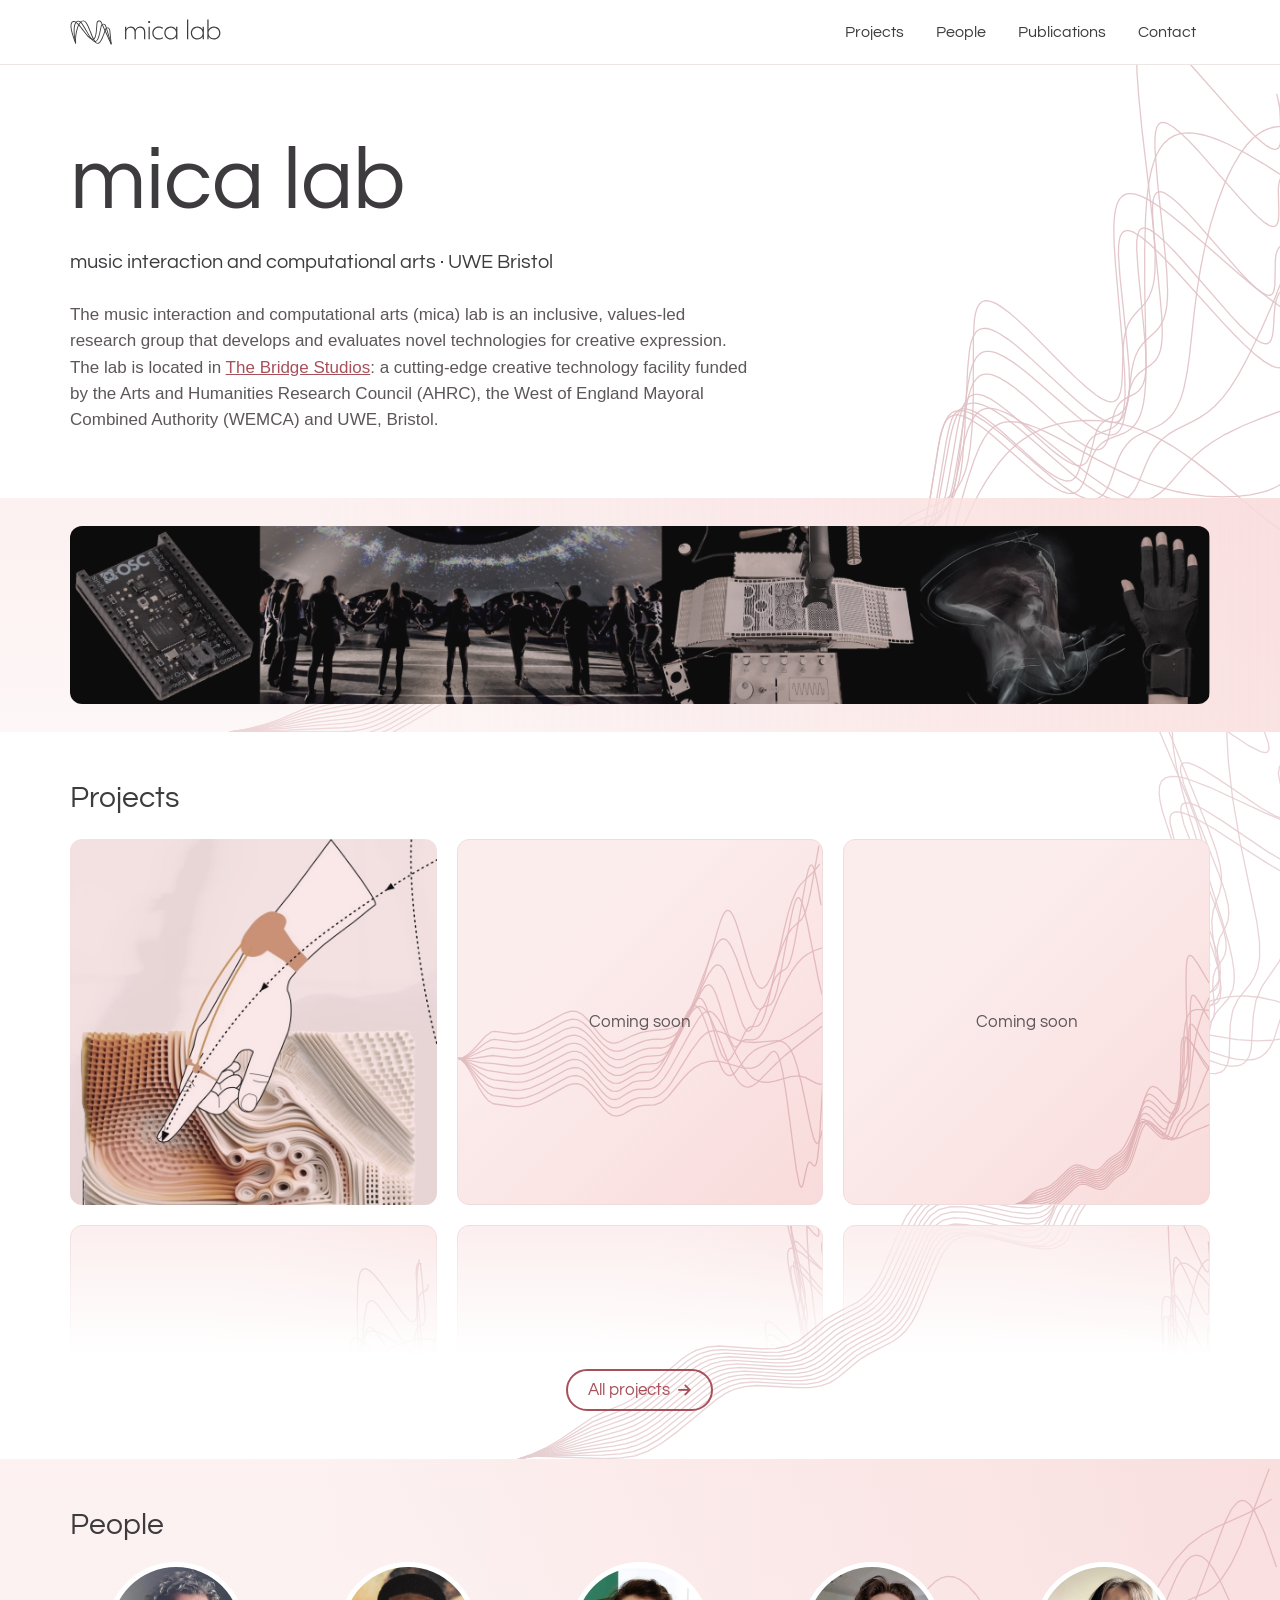
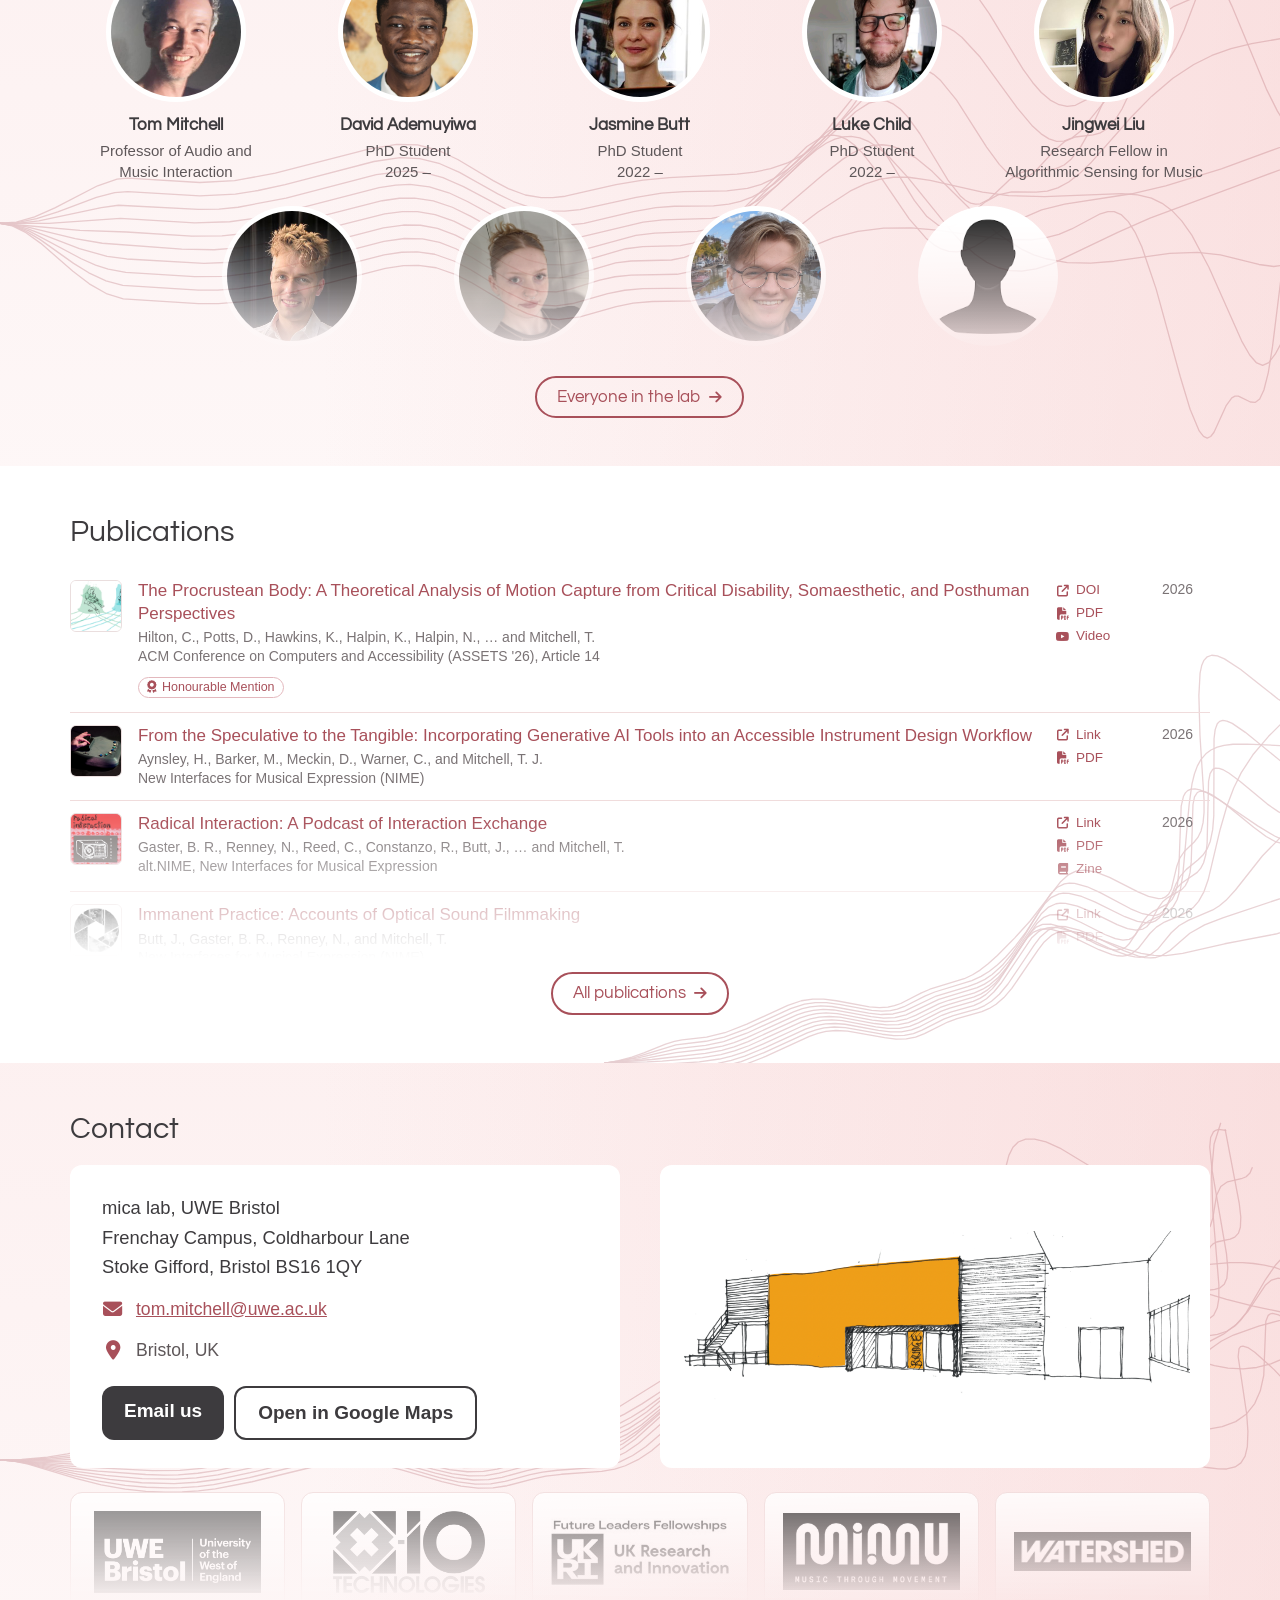
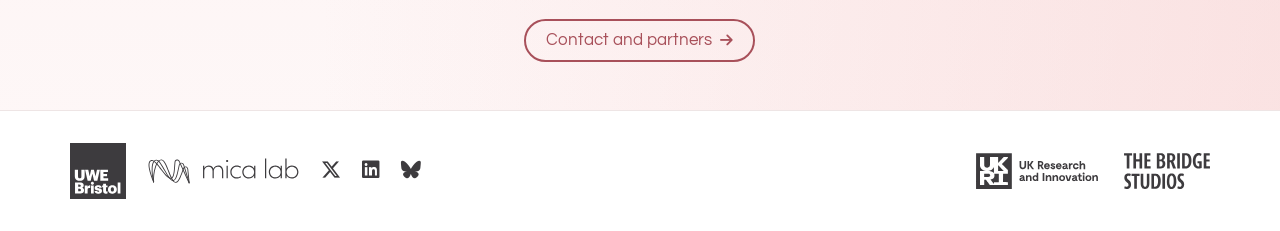
<file: index.html>
<!DOCTYPE html>
<html lang="en">
<head>
<title>mica lab</title>
<meta charset="UTF-8">
<meta name="viewport" content="width=device-width, initial-scale=1">
<link rel="stylesheet" href="/css/theme.css?v=13">
<link rel="stylesheet" href="https://cdnjs.cloudflare.com/ajax/libs/font-awesome/6.5.2/css/all.min.css">
<link rel="preconnect" href="https://fonts.googleapis.com">
<link rel="preconnect" href="https://fonts.gstatic.com" crossorigin>
<link href="https://fonts.googleapis.com/css2?family=Questrial&display=swap" rel="stylesheet">
<script src="/nav.js"></script>
<script src="/footer.js"></script>
<script src="/previews.js"></script>
<script src="/projects/projects.js"></script>
</head>
<body>
<a class="skip" href="#main">Skip to content</a>
<div id="site-nav"></div>

<main id="main">
  <div class="herozone">
  <div class="herowave"></div>
  <header class="home-hero">
    <div class="wrap">
      <h1>mica lab</h1>
      <p class="lede">music interaction and computational arts &middot; UWE Bristol</p>
      <p class="about">The music interaction and computational arts (mica) lab is an inclusive, values-led research group that develops and evaluates novel technologies for creative expression. The lab is located in <a href="https://www.uwe.ac.uk/research/centres-and-groups/cate-research-overview/the-bridge-studios">The Bridge Studios</a>: a cutting-edge creative technology facility funded by the Arts and Humanities Research Council (AHRC), the West of England Mayoral Combined Authority (WEMCA) and UWE, Bristol.</p>
    </div>
  </header>

  <section class="blush bannerband">
    <div class="wrap"><div class="banner"><div class="bin">
      <img src="/images/banner-full.jpg" width="2560" height="401" alt="Collage of lab projects: a sensor circuit board, children holding hands in a circle beneath a projected dome, a modular wooden instrument, a motion-blurred dancer, and a gesture-sensing glove">
    </div></div></div>
  </section>
  </div>

  <section class="preview">
    <div class="pvwave" style="background-image:url(/images/waves/wave-divider.svg)"></div>
    <div class="wrap">
      <div class="pvhead"><h2>Projects</h2></div>
      <div class="pvclip" style="--pv-h:520px; --pv-h-sm:460px" data-from="/projects/" data-pick="tiles">
        <p>Our projects, starting with Outside Interactions, a UKRI Future Leaders Fellowship.</p>
      </div>
      <p class="pvmore"><a href="/projects/">All projects <i class="fa fa-arrow-right" aria-hidden="true"></i></a></p>
    </div>
  </section>

  <section class="preview blush">
    <div class="pvwave" style="background-image:url(/images/waves/wave-card.svg)"></div>
    <div class="wrap">
      <div class="pvhead"><h2>People</h2></div>
      <div class="pvclip" style="--pv-h:400px; --pv-h-sm:660px" data-from="/people/" data-pick="team">
        <p>The lab team, PhD students and alumni.</p>
      </div>
      <p class="pvmore"><a href="/people/">Everyone in the lab <i class="fa fa-arrow-right" aria-hidden="true"></i></a></p>
    </div>
  </section>

  <section class="preview">
    <div class="pvwave" style="background-image:url(/images/waves/wave-quote.svg)"></div>
    <div class="wrap">
      <div class="pvhead"><h2>Publications</h2></div>
      <div class="pvclip" style="--pv-h:390px; --pv-h-sm:640px" data-from="/publications/" data-pick="list" data-items=".srow" data-limit="4" data-drop=".shead, .more-btn">
        <p>Papers, articles and compositions from the lab.</p>
      </div>
      <p class="pvmore"><a href="/publications/">All publications <i class="fa fa-arrow-right" aria-hidden="true"></i></a></p>
    </div>
  </section>

  <section class="preview blush">
    <div class="pvwave" style="background-image:url(/images/waves/wave-panel.svg)"></div>
    <div class="wrap">
      <div class="pvhead"><h2>Contact</h2></div>
      <div class="pvclip" style="--pv-h:440px; --pv-h-sm:720px" data-from="/contact/" data-pick="ink card partners">
        <p>To discuss research, projects or collaborations email <a href="mailto:tom.mitchell@uwe.ac.uk">tom.mitchell@uwe.ac.uk</a>.</p>
      </div>
      <p class="pvmore"><a href="/contact/">Contact and partners <i class="fa fa-arrow-right" aria-hidden="true"></i></a></p>
    </div>
  </section>
</main>

<dialog class="pop" aria-label="Project">
  <button class="pop-close" type="button" aria-label="Close"><i class="fa fa-xmark" aria-hidden="true"></i></button>
  <div class="pop-body"></div>
</dialog>

<div id="site-footer"></div>
</body>
</html>
</file>
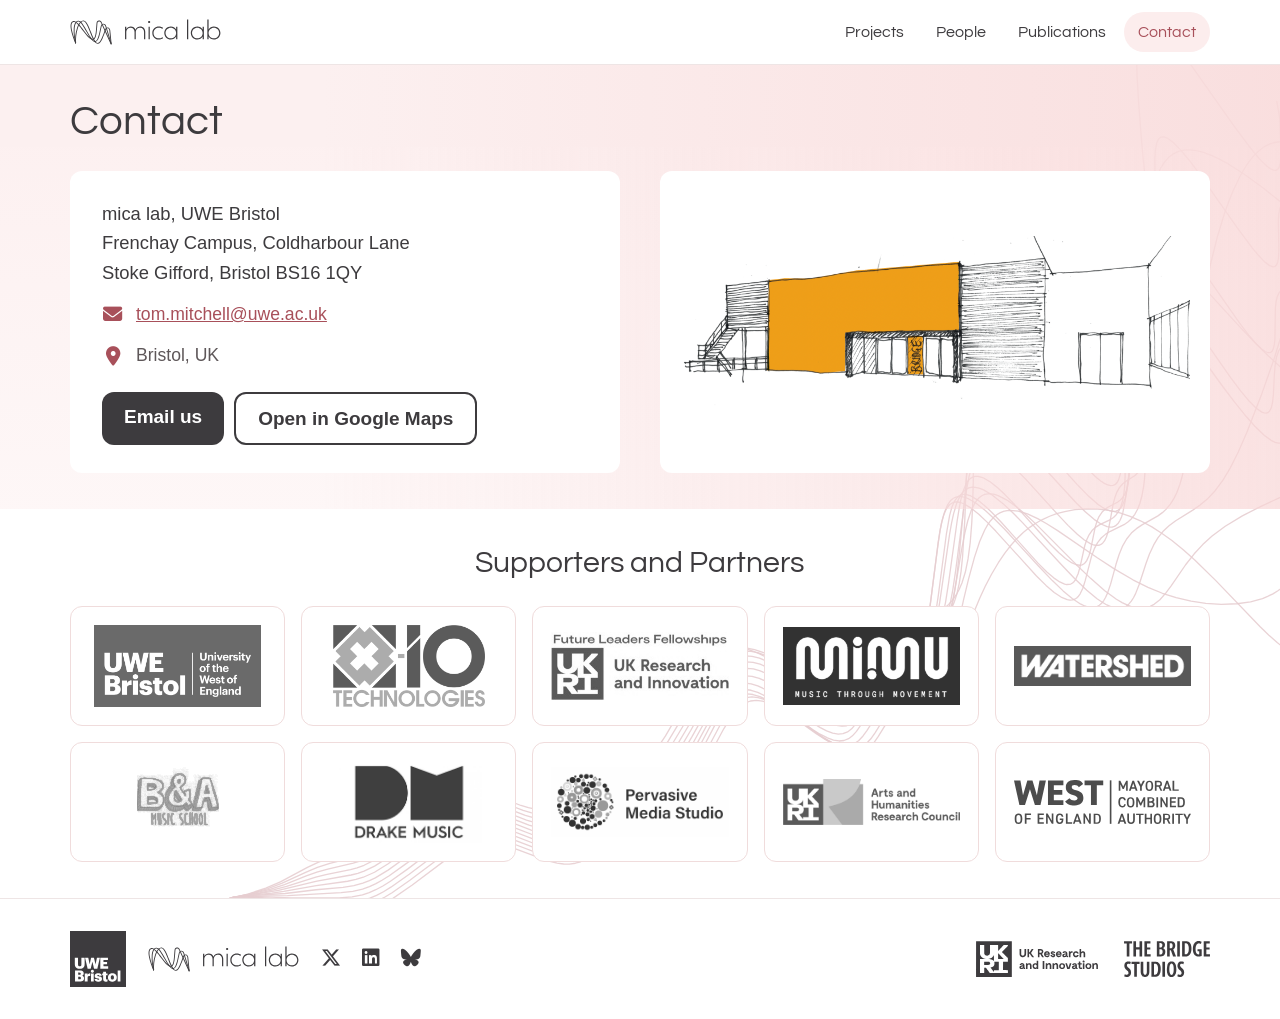
<file: contact/index.html>
<!DOCTYPE html>
<html lang="en">
<head>
<title>mica lab: Contact</title>
<meta charset="UTF-8">
<meta name="viewport" content="width=device-width, initial-scale=1">
<link rel="stylesheet" href="/css/theme.css?v=13">
<link rel="stylesheet" href="https://cdnjs.cloudflare.com/ajax/libs/font-awesome/6.5.2/css/all.min.css">
<link rel="preconnect" href="https://fonts.googleapis.com">
<link rel="preconnect" href="https://fonts.gstatic.com" crossorigin>
<link href="https://fonts.googleapis.com/css2?family=Questrial&display=swap" rel="stylesheet">
<script src="/nav.js"></script>
<script src="/footer.js"></script>
</head>
<body>
<a class="skip" href="#main">Skip to content</a>
<div id="site-nav"></div>

<!-- Tone curve for pale logos: greyscale, darken mid-tones, keep white white -->
<svg width="0" height="0" style="position:absolute" aria-hidden="true" data-preview="ink">
  <filter id="ink" color-interpolation-filters="sRGB">
    <feColorMatrix type="saturate" values="0"/>
    <feComponentTransfer>
      <feFuncR type="table" tableValues="0 0.05 0.1 0.15 0.2 0.25 0.3 0.33 0.36 0.39 0.42 0.45 0.48 0.5 0.52 0.54 0.56 0.58 0.6 1"/>
      <feFuncG type="table" tableValues="0 0.05 0.1 0.15 0.2 0.25 0.3 0.33 0.36 0.39 0.42 0.45 0.48 0.5 0.52 0.54 0.56 0.58 0.6 1"/>
      <feFuncB type="table" tableValues="0 0.05 0.1 0.15 0.2 0.25 0.3 0.33 0.36 0.39 0.42 0.45 0.48 0.5 0.52 0.54 0.56 0.58 0.6 1"/>
    </feComponentTransfer>
  </filter>
</svg>

<main id="main">
  <div class="pagewave"></div>

  <header class="titleband blush">
    <div class="wrap"><h1>Contact</h1></div>
  </header>

  <section class="blush" style="padding-top:24px">
    <div class="wrap grid2" style="align-items:stretch" data-preview="card">
      <div class="contact-card">
        <address>mica lab, UWE Bristol<br>Frenchay Campus, Coldharbour Lane<br>Stoke Gifford, Bristol BS16 1QY</address>
        <p class="line"><i class="fa-solid fa-envelope" aria-hidden="true"></i><a href="mailto:tom.mitchell@uwe.ac.uk">tom.mitchell@uwe.ac.uk</a></p>
        <p class="line"><i class="fa-solid fa-location-dot" aria-hidden="true"></i>Bristol, UK</p>
        <div class="btns">
          <a class="btn" href="mailto:tom.mitchell@uwe.ac.uk">Email us</a>
          <a class="btn ghost" href="https://maps.app.goo.gl/T4VXNbrNZiYLm13b9">Open in Google Maps</a>
        </div>
      </div>
      <div class="sketch">
        <img src="/images/bridge.png" alt="Architectural sketch of The Bridge building at UWE Bristol, with an orange facade and the word Bridge beside the entrance">
      </div>
    </div>
  </section>

  <section>
    <div class="wrap">
      <h2>Supporters and Partners</h2>
      <div class="logos" data-preview="partners">
        <a href="https://www.uwe.ac.uk/"><img src="/images/partners/uwe.png" alt="UWE Bristol"></a>
        <a href="https://x-io.co.uk/"><img src="/images/partners/xio.png" alt="x-io Technologies"></a>
        <a href="https://www.ukri.org/what-we-do/developing-people-and-skills/future-leaders-fellowships/"><img src="/images/partners/ukri.jpeg" alt="UKRI Future Leaders Fellowships"></a>
        <a href="https://mimugloves.com/"><img src="/images/partners/mimu.png" alt="MiMU"></a>
        <a href="https://www.watershed.co.uk/"><img src="/images/partners/watershed.png" alt="Watershed"></a>
        <a href="https://billyandandy.co.uk/"><img class="pale" src="/images/partners/banda.jpg" alt="Billy and Andy's Music School"></a>
        <a href="https://www.drakemusic.org/"><img src="/images/partners/drake.png" alt="Drake Music"></a>
        <a href="https://www.watershed.co.uk/studio/"><img src="/images/partners/pmstudio.png" alt="Pervasive Media Studio"></a>
        <a href="https://www.ukri.org/councils/ahrc/"><img src="/images/partners/ahrc.png" alt="Arts and Humanities Research Council"></a>
        <a href="https://www.westofengland-ca.gov.uk/"><img src="/images/partners/wemca.svg" alt="West of England Mayoral Combined Authority"></a>
      </div>
    </div>
  </section>
</main>

<div id="site-footer"></div>
</body>
</html>
</file>
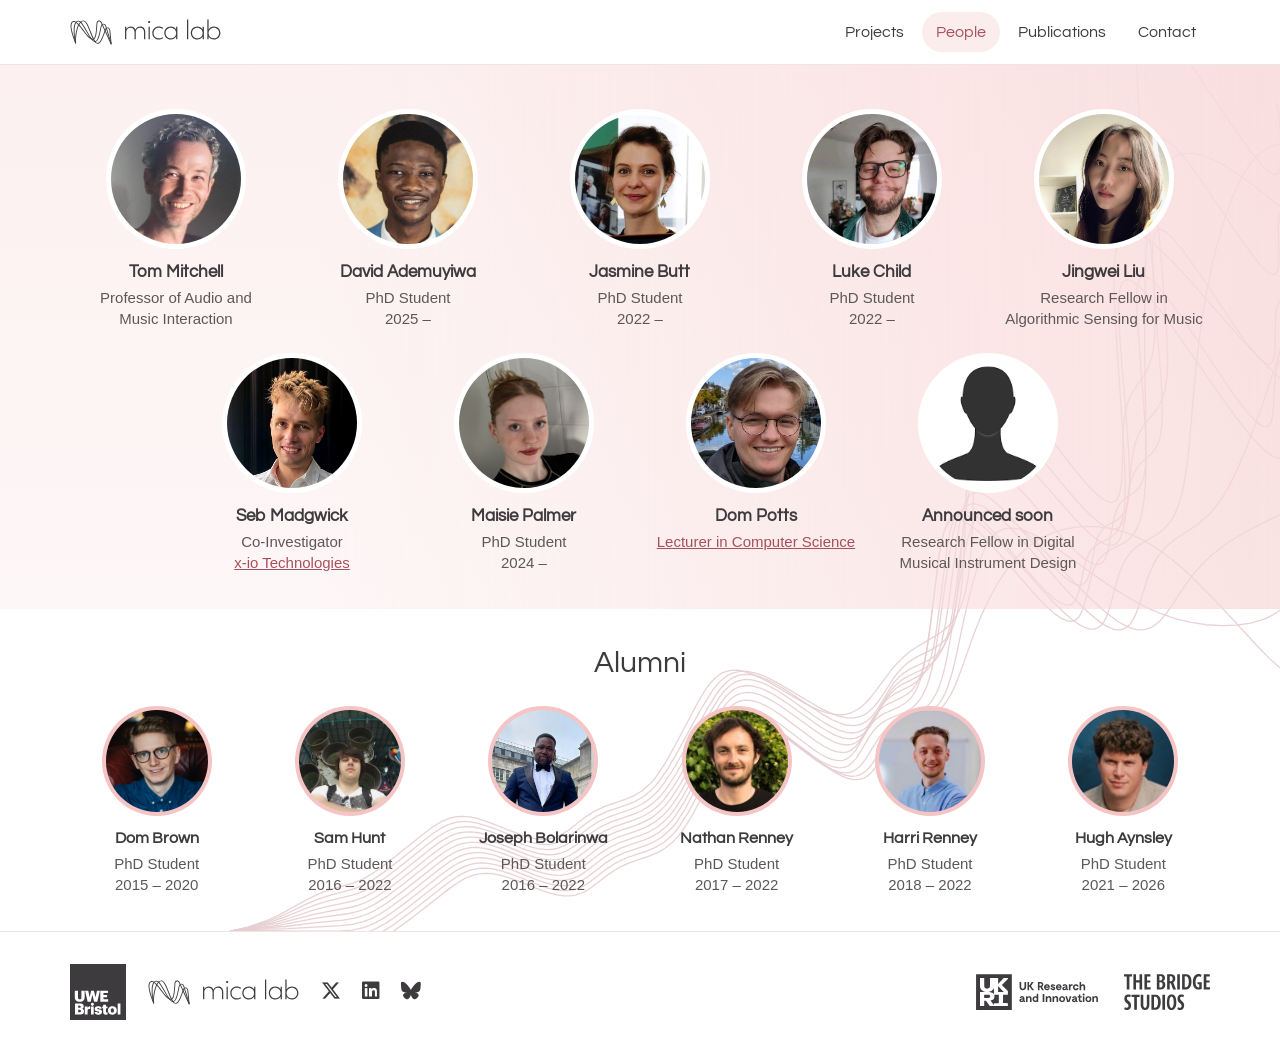
<file: people/index.html>
<!DOCTYPE html>
<html lang="en">
<head>
<title>mica lab: People</title>
<meta charset="UTF-8">
<meta name="viewport" content="width=device-width, initial-scale=1">
<link rel="stylesheet" href="/css/theme.css?v=13">
<link rel="stylesheet" href="https://cdnjs.cloudflare.com/ajax/libs/font-awesome/6.5.2/css/all.min.css">
<link rel="preconnect" href="https://fonts.googleapis.com">
<link rel="preconnect" href="https://fonts.gstatic.com" crossorigin>
<link href="https://fonts.googleapis.com/css2?family=Questrial&display=swap" rel="stylesheet">
<script src="/nav.js"></script>
<script src="/footer.js"></script>
</head>
<body>
<a class="skip" href="#main">Skip to content</a>
<div id="site-nav"></div>

<main id="main">
  <div class="pagewave"></div>

  <section class="blush" style="padding-top:44px">
    <div class="wrap">
      <h1 class="sr-only">People</h1>
      <div class="people" data-preview="team">
        <div>
          <a href="https://people.uwe.ac.uk/Person/TomMitchell"><div class="disc"><img src="/images/profiles/tom.jpg" alt="Portrait of Tom Mitchell"></div></a>
          <b>Tom Mitchell</b><span>Professor of Audio and<br>Music Interaction</span>
        </div>
        <div>
          <a href="https://www.linkedin.com/in/david-ademuyiwa-1b8763188/"><div class="disc"><img src="/images/profiles/david.jpg" alt="Portrait of David Ademuyiwa"></div></a>
          <b>David Ademuyiwa</b><span>PhD Student<br>2025 –</span>
        </div>
        <div>
          <a href="https://www.linkedin.com/in/jasmine-butt-9590b377/?originalSubdomain=uk"><div class="disc"><img src="/images/profiles/jas.jpeg" alt="Portrait of Jasmine Butt"></div></a>
          <b>Jasmine Butt</b><span>PhD Student<br>2022 –</span>
        </div>
        <div>
          <a href="https://people.uwe.ac.uk/person/lukechild"><div class="disc"><img src="/images/profiles/luke.jpeg" alt="Portrait of Luke Child"></div></a>
          <b>Luke Child</b><span>PhD Student<br>2022 –</span>
        </div>
        <div>
          <a href="https://www.linkedin.com/in/jingwei-liu-0492a0267/"><div class="disc"><img src="/images/profiles/jingwei.jpg" alt="Portrait of Jingwei Liu"></div></a>
          <b>Jingwei Liu</b><span>Research Fellow in<br>Algorithmic Sensing for Music</span>
        </div>
        <div>
          <a href="https://scholar.google.co.uk/citations?user=pVoC0_cAAAAJ&amp;hl=en"><div class="disc"><img src="/images/profiles/seb.jpeg" alt="Portrait of Seb Madgwick"></div></a>
          <b>Seb Madgwick</b><span>Co-Investigator<br><a href="https://x-io.co.uk/">x-io Technologies</a></span>
        </div>
        <div>
          <a href="https://www.linkedin.com/in/maisie-palmer/"><div class="disc"><img src="/images/profiles/maisie.png" alt="Portrait of Maisie Palmer"></div></a>
          <b>Maisie Palmer</b><span>PhD Student<br>2024 –</span>
        </div>
        <div>
          <a href="https://dompotts.com"><div class="disc"><img src="/images/profiles/dom-pots.jpg" alt="Portrait of Dom Potts"></div></a>
          <b>Dom Potts</b><span><a href="https://scholar.google.com/citations?user=-YPeCboAAAAJ&amp;hl=en">Lecturer in Computer Science</a></span>
        </div>
        <div>
          <div class="disc"><img src="/images/profiles/anon.png" alt="Placeholder silhouette"></div>
          <b>Announced soon</b><span>Research Fellow in Digital<br>Musical Instrument Design</span>
        </div>
      </div>
    </div>
  </section>


  <section>
    <div class="wrap">
      <h2>Alumni</h2>
      <div class="people small">
        <div>
          <a href="https://www.linkedin.com/in/dom-brown-ux"><div class="disc"><img src="/images/profiles/dom.jpeg" alt="Portrait of Dom Brown"></div></a>
          <b>Dom Brown</b><span>PhD Student<br>2015 – 2020</span>
        </div>
        <div>
          <a href="https://www.linkedin.com/in/samuel-hunt-42646853"><div class="disc"><img src="/images/profiles/sam.jpeg" alt="Portrait of Sam Hunt"></div></a>
          <b>Sam Hunt</b><span>PhD Student<br>2016 – 2022</span>
        </div>
        <div>
          <a href="https://www.linkedin.com/in/joseph-bolarinwa-ph-d-a7108a65"><div class="disc"><img src="/images/profiles/joseph.jpeg" alt="Portrait of Joseph Bolarinwa"></div></a>
          <b>Joseph Bolarinwa</b><span>PhD Student<br>2016 – 2022</span>
        </div>
        <div>
          <a href="https://people.uwe.ac.uk/Person/NathanRenney"><div class="disc"><img src="/images/profiles/nathan.jpeg" alt="Portrait of Nathan Renney"></div></a>
          <b>Nathan Renney</b><span>PhD Student<br>2017 – 2022</span>
        </div>
        <div>
          <a href="https://www.linkedin.com/in/harri-renney-971770155"><div class="disc"><img src="/images/profiles/harri.jpeg" alt="Portrait of Harri Renney"></div></a>
          <b>Harri Renney</b><span>PhD Student<br>2018 – 2022</span>
        </div>
        <div>
          <a href="https://stretchi.org/"><div class="disc"><img src="/images/profiles/hugh.png" alt="Portrait of Hugh Aynsley"></div></a>
          <b>Hugh Aynsley</b><span>PhD Student<br>2021 – 2026</span>
        </div>
      </div>
    </div>
  </section>
</main>

<div id="site-footer"></div>
</body>
</html>
</file>
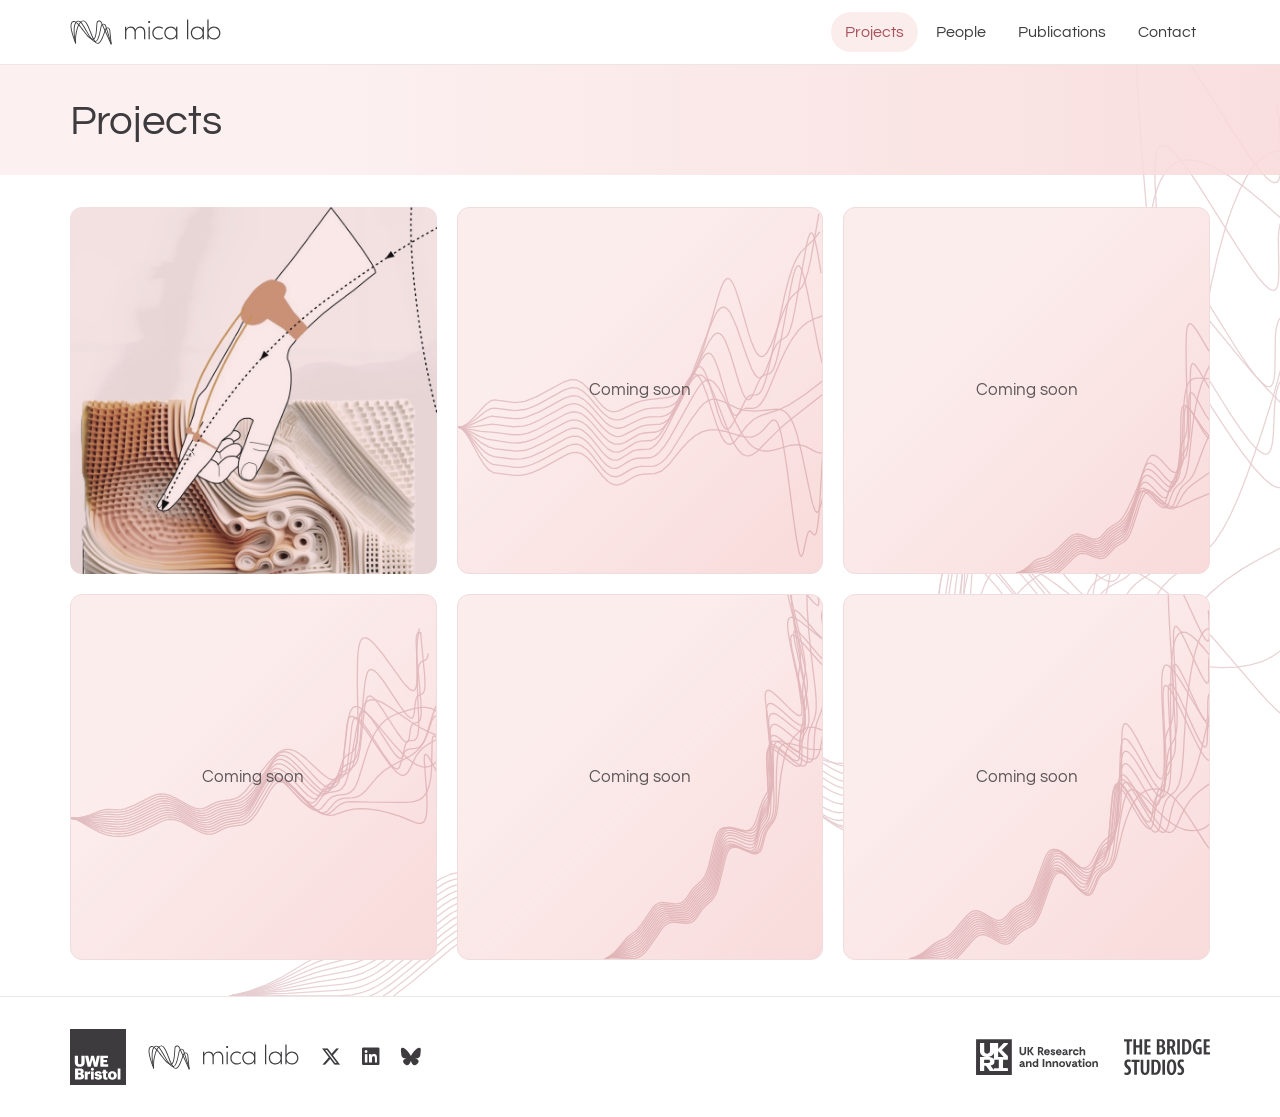
<file: projects/index.html>
<!DOCTYPE html>
<html lang="en">
<head>
<title>mica lab: Projects</title>
<meta charset="UTF-8">
<meta name="viewport" content="width=device-width, initial-scale=1">
<link rel="stylesheet" href="/css/theme.css?v=13">
<link rel="stylesheet" href="https://cdnjs.cloudflare.com/ajax/libs/font-awesome/6.5.2/css/all.min.css">
<link rel="preconnect" href="https://fonts.googleapis.com">
<link rel="preconnect" href="https://fonts.gstatic.com" crossorigin>
<link href="https://fonts.googleapis.com/css2?family=Questrial&display=swap" rel="stylesheet">
<script src="/nav.js"></script>
<script src="/footer.js"></script>
<script src="/previews.js"></script>
<script src="/projects/projects.js"></script>
</head>
<body>
<a class="skip" href="#main">Skip to content</a>
<div id="site-nav"></div>

<main id="main">
  <div class="pagewave"></div>

  <header class="titleband blush" style="padding-bottom:28px">
    <div class="wrap"><h1>Projects</h1></div>
  </header>

  <section style="padding-top:32px">
    <div class="wrap">
      <!-- A tile that links to a project page opens it as a pop-up (projects.js).
           A placeholder is a button with data-soon until its page exists. -->
      <ul class="ptiles" data-preview="tiles">
        <li>
          <a class="ptile" href="/projects/outside-in/">
            <img src="/images/projects/outside-in.jpg" alt="">
            <span class="pname">Outside Interactions</span>
          </a>
        </li>
        <li>
          <button class="ptile soon" type="button" data-soon style="--wave:url(/images/waves/wave-card.svg)">
            <span class="pname">Project 2</span><span class="psoon" aria-hidden="true">Coming soon</span>
          </button>
        </li>
        <li>
          <button class="ptile soon" type="button" data-soon style="--wave:url(/images/waves/wave-quote.svg)">
            <span class="pname">Project 3</span><span class="psoon" aria-hidden="true">Coming soon</span>
          </button>
        </li>
        <li>
          <button class="ptile soon" type="button" data-soon style="--wave:url(/images/waves/wave-panel.svg)">
            <span class="pname">Project 4</span><span class="psoon" aria-hidden="true">Coming soon</span>
          </button>
        </li>
        <li>
          <button class="ptile soon" type="button" data-soon style="--wave:url(/images/waves/wave-divider.svg)">
            <span class="pname">Project 5</span><span class="psoon" aria-hidden="true">Coming soon</span>
          </button>
        </li>
        <li>
          <button class="ptile soon" type="button" data-soon style="--wave:url(/images/waves/page-band.svg)">
            <span class="pname">Project 6</span><span class="psoon" aria-hidden="true">Coming soon</span>
          </button>
        </li>
      </ul>
    </div>
  </section>
</main>

<dialog class="pop" aria-label="Project">
  <button class="pop-close" type="button" aria-label="Close"><i class="fa fa-xmark" aria-hidden="true"></i></button>
  <div class="pop-body"></div>
</dialog>

<div id="site-footer"></div>
</body>
</html>
</file>
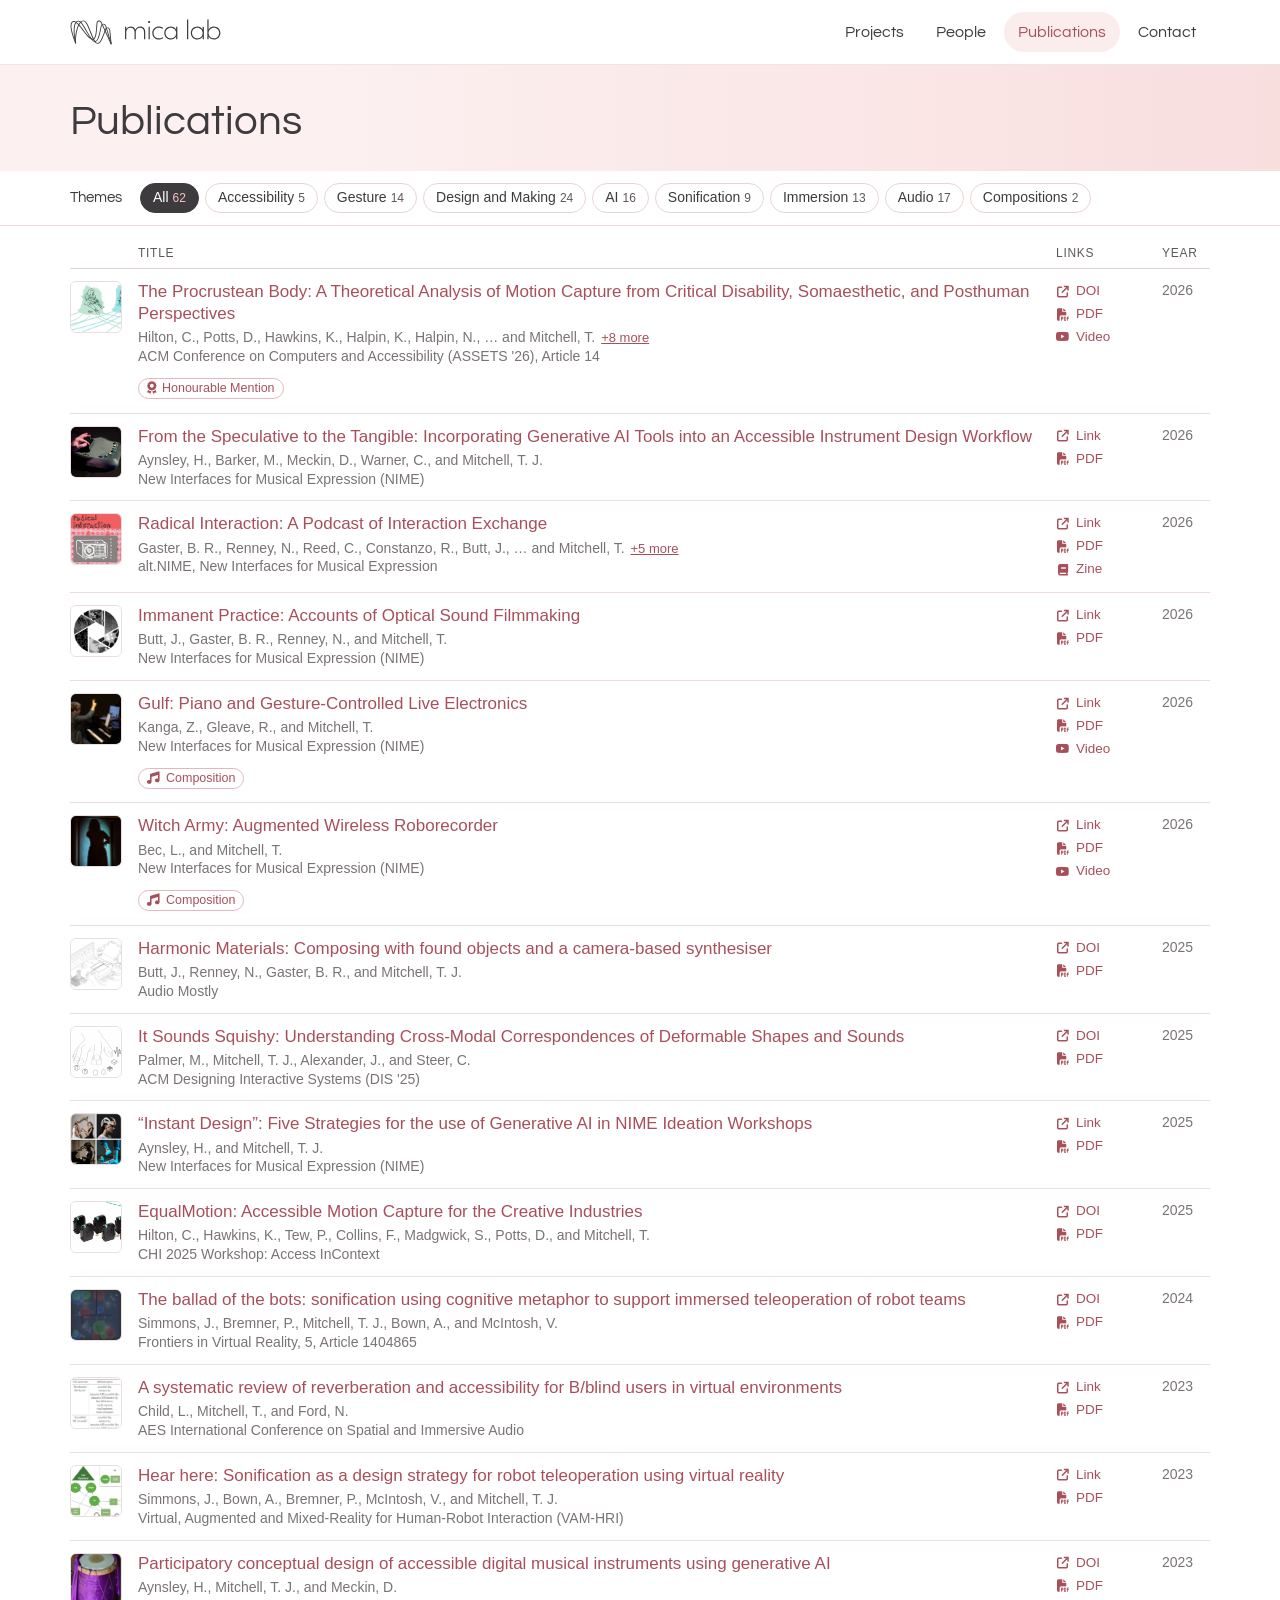
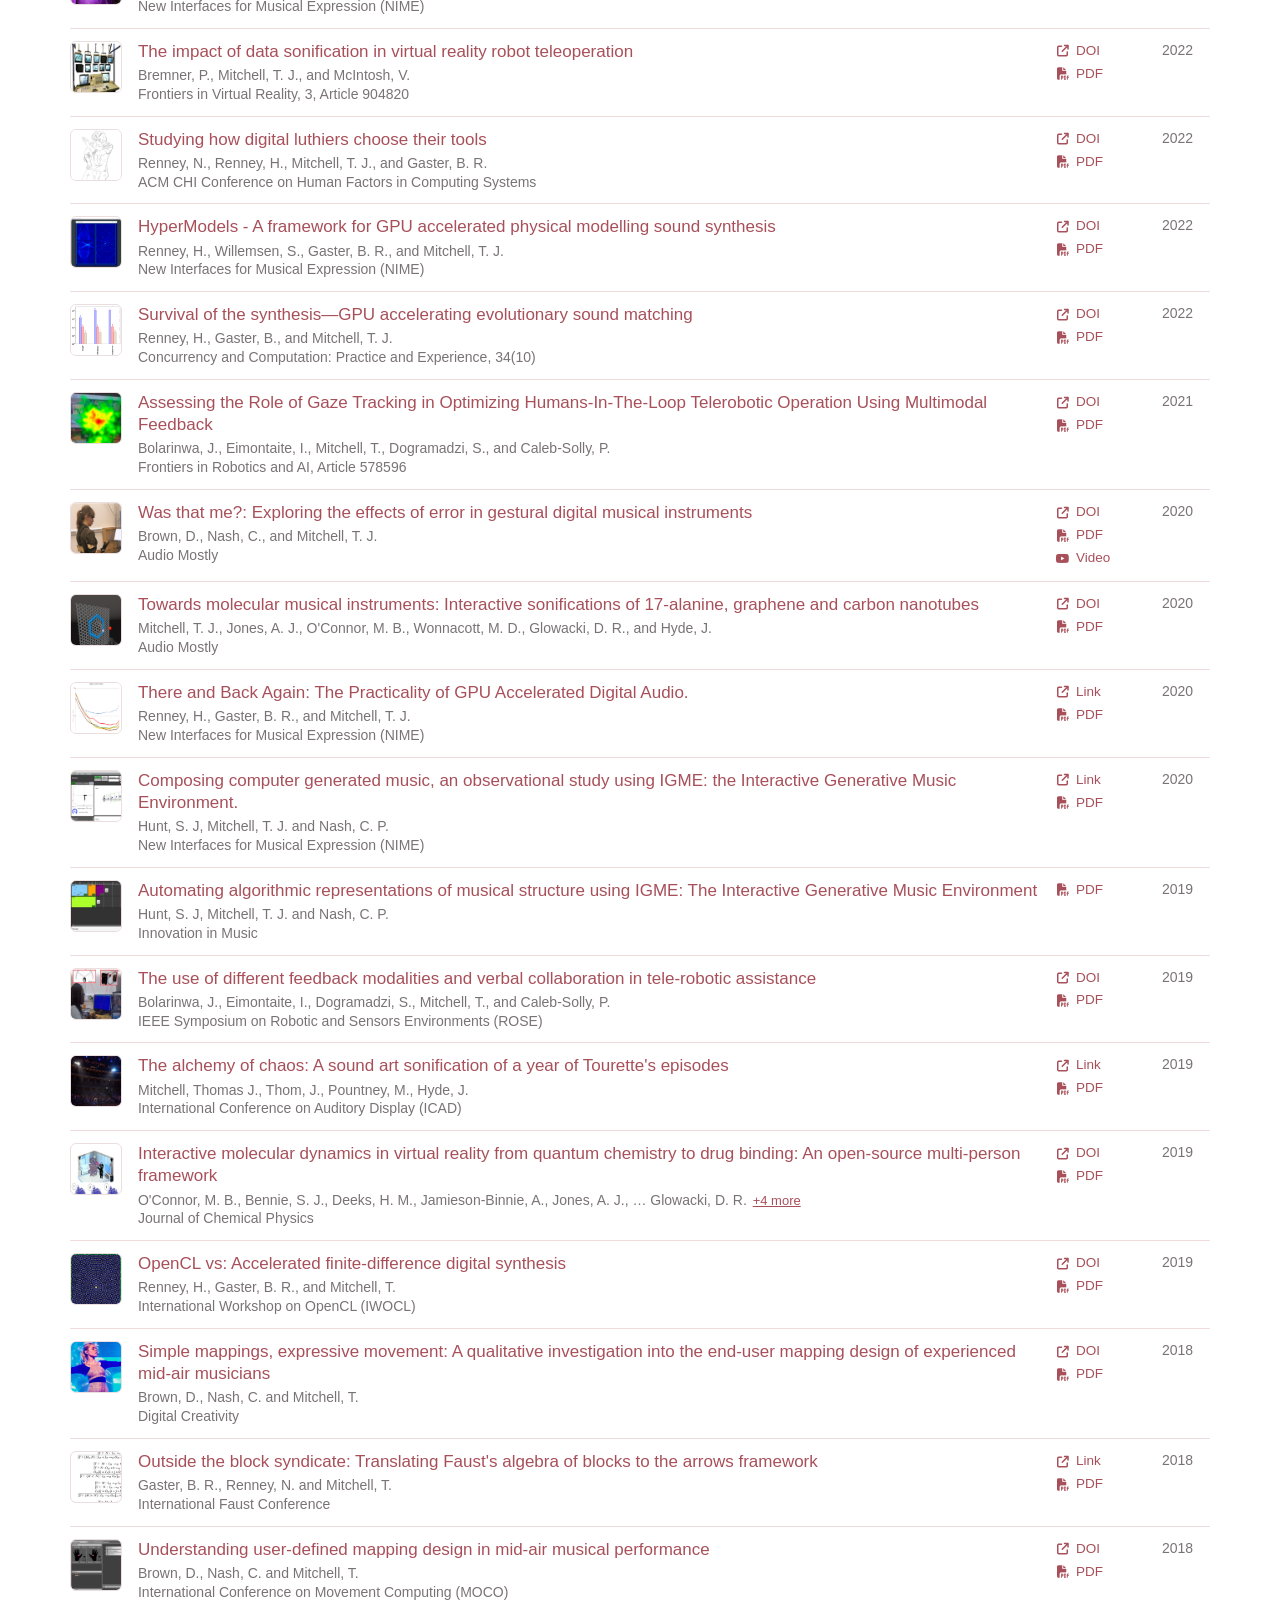
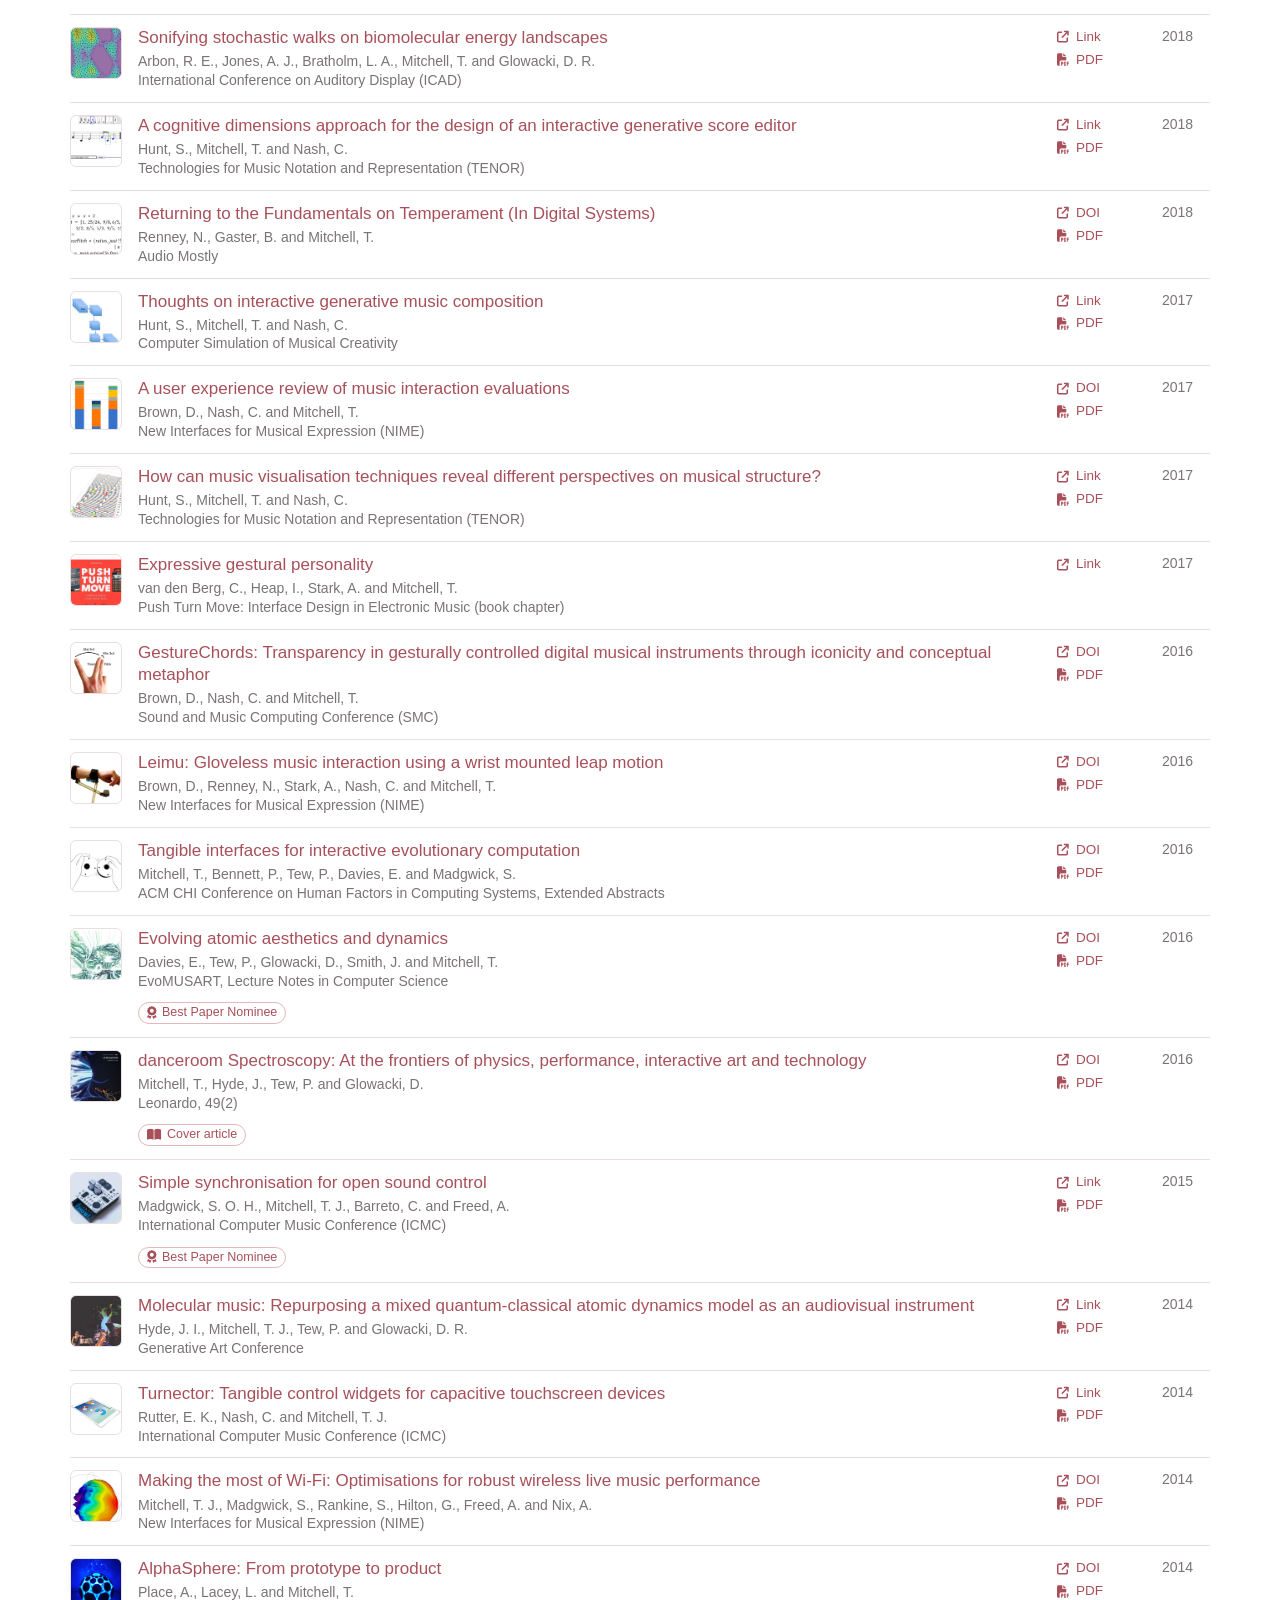
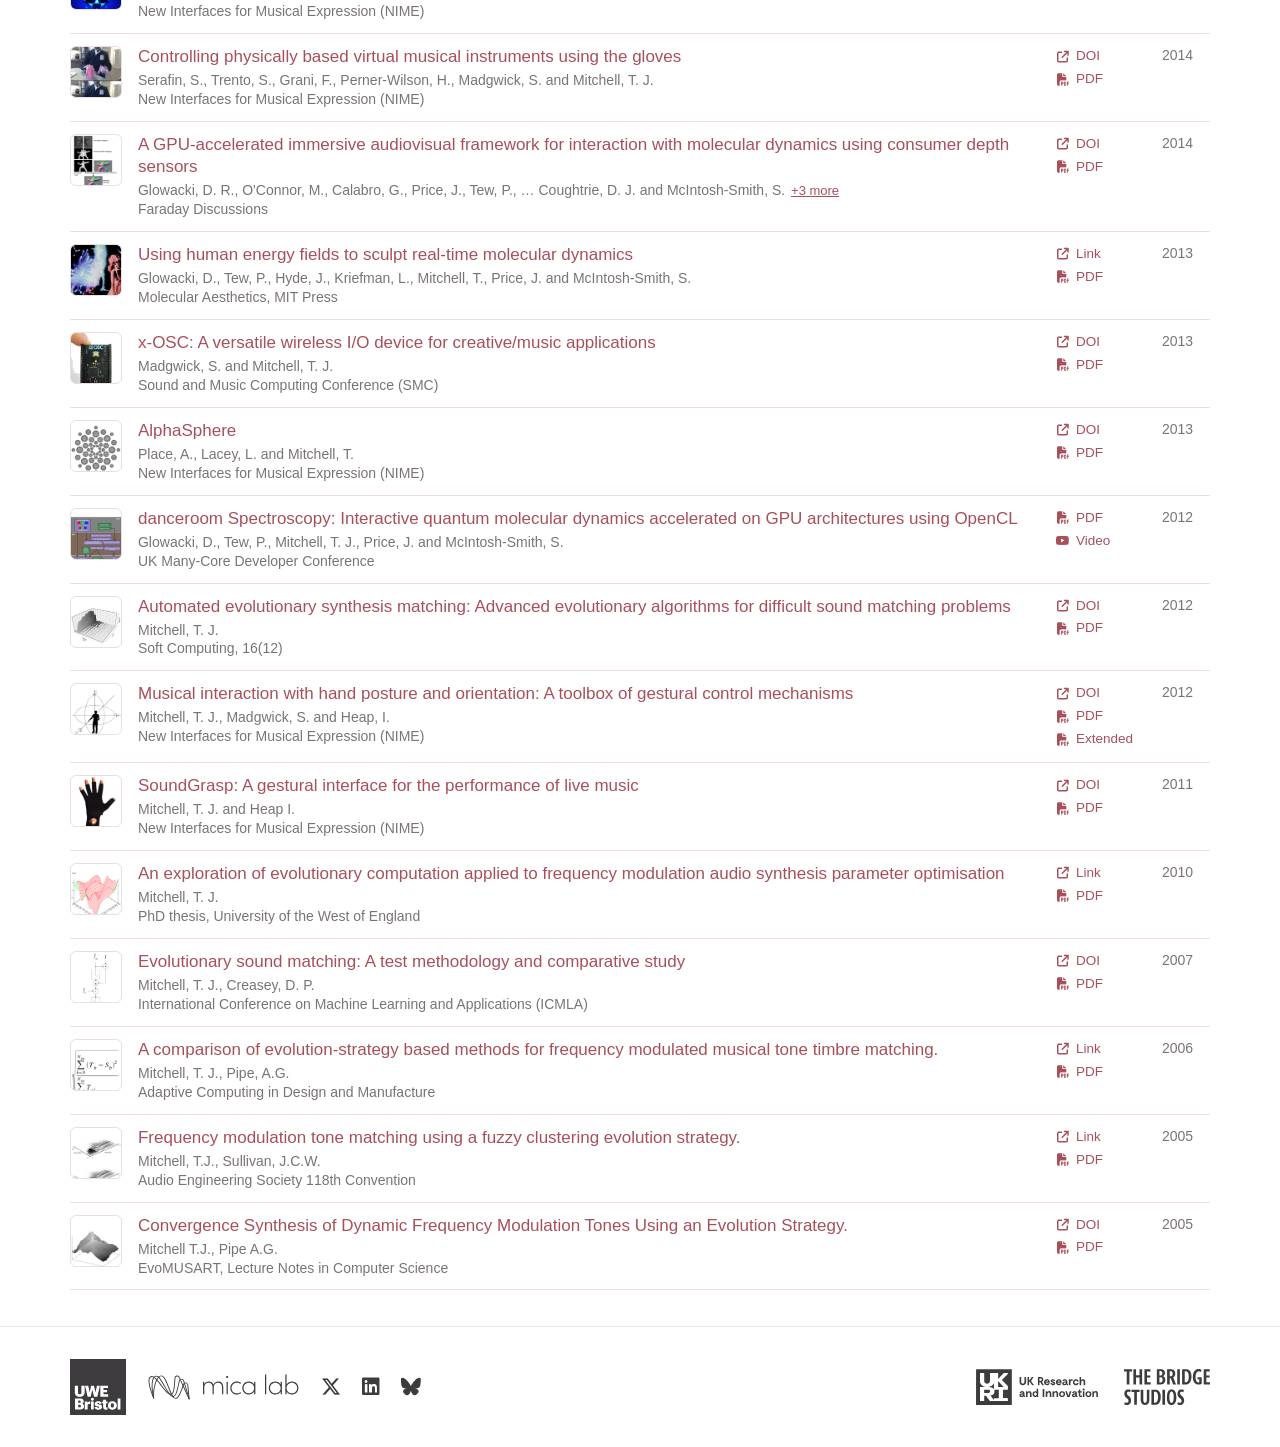
<file: publications/index.html>
<!DOCTYPE html>
<html lang="en">
<head>
<title>mica lab: Publications</title>
<meta charset="UTF-8">
<meta name="viewport" content="width=device-width, initial-scale=1">
<link rel="stylesheet" href="/css/theme.css?v=13">
<link rel="stylesheet" href="https://cdnjs.cloudflare.com/ajax/libs/font-awesome/6.5.2/css/all.min.css">
<link rel="preconnect" href="https://fonts.googleapis.com">
<link rel="preconnect" href="https://fonts.gstatic.com" crossorigin>
<link href="https://fonts.googleapis.com/css2?family=Questrial&display=swap" rel="stylesheet">
<script src="/nav.js"></script>
<script src="/footer.js"></script>
</head>
<body>
<a class="skip" href="#main">Skip to content</a>
<div id="site-nav"></div>

<main id="main">
  <header class="titleband blush" style="padding-bottom:24px">
    <div class="wrap"><h1>Publications</h1></div>
  </header>
  <div class="tools"><div class="wrap">
      <div class="row" role="group" aria-label="Filter by theme"><span class="lbl">Themes</span>
        <button class="chip" data-t="all" aria-pressed="true">All<span class="n">62</span></button>
        <button class="chip" data-t="acc" aria-pressed="false">Accessibility<span class="n">5</span></button>
        <button class="chip" data-t="ges" aria-pressed="false">Gesture<span class="n">14</span></button>
        <button class="chip" data-t="des" aria-pressed="false">Design and Making<span class="n">24</span></button>
        <button class="chip" data-t="ai" aria-pressed="false">AI<span class="n">16</span></button>
        <button class="chip" data-t="son" aria-pressed="false">Sonification<span class="n">9</span></button>
        <button class="chip" data-t="imm" aria-pressed="false">Immersion<span class="n">13</span></button>
        <button class="chip" data-t="aud" aria-pressed="false">Audio<span class="n">17</span></button>
        <button class="chip" data-t="comp" aria-pressed="false">Compositions<span class="n">2</span></button>
      </div>
      <p id="status" class="sr-only" aria-live="polite"></p>
  </div></div>
  <section style="padding-top:8px">
    <div class="wrap"><div class="scholar" data-preview="list">
      <div class="shead" aria-hidden="true"><span></span><span>Title</span><span class="c-lk">Links</span><span class="c-yr">Year</span></div>
      <article class="srow" data-proj="outside-in" data-t="acc ges">
        <a class="thumb" href="/publications/062/ASSETS2026-Procrustean.pdf" tabindex="-1" aria-hidden="true"><img src="/publications/062/ASSETS2026-Procrustean.png" alt=""></a>
        <div class="main"><a class="ti" href="/publications/062/ASSETS2026-Procrustean.pdf">The Procrustean Body: A Theoretical Analysis of Motion Capture from Critical Disability, Somaesthetic, and Posthuman Perspectives</a>
          <div class="au">Hilton, C., Potts, D., Hawkins, K., Halpin, K., Halpin, N., <span class="more" hidden>Edwards, A., Seymour, A., Gillies, M., Fox, I., Stark, A., Collins, F., Tew, P., Madgwick, S., </span><span class="ell" aria-hidden="true">… </span>and Mitchell, T. <button class="more-btn" aria-expanded="false" data-n="8">+8 more</button></div>
          <div class="ve"><span class="venue">ACM Conference on Computers and Accessibility (ASSETS '26), Article 14<span class="vy">, 2026</span></span></div><div class="labels"><span class="badge"><i class="fa-solid fa-award" aria-hidden="true"></i>Honourable Mention</span></div></div>
        <div class="lk"><a href="https://doi.org/10.1145/3797867.3828976"><i class="fa-solid fa-arrow-up-right-from-square" aria-hidden="true"></i>DOI</a><a href="/publications/062/ASSETS2026-Procrustean.pdf"><i class="fa-solid fa-file-pdf" aria-hidden="true"></i>PDF</a><a href="https://www.youtube.com/watch?v=r94iEM5cazg"><i class="fa-brands fa-youtube" aria-hidden="true"></i>Video</a></div>
        <div class="yr">2026</div>
      </article>
      <article class="srow" data-proj="outside-in" data-t="acc des ai">
        <a class="thumb" href="/publications/059/NIME2026-Tacta.pdf" tabindex="-1" aria-hidden="true"><img src="/publications/059/NIME2026-Tacta.png" alt=""></a>
        <div class="main"><a class="ti" href="/publications/059/NIME2026-Tacta.pdf">From the Speculative to the Tangible: Incorporating Generative AI Tools into an Accessible Instrument Design Workflow</a>
          <div class="au">Aynsley, H., Barker, M., Meckin, D., Warner, C., and Mitchell, T. J.</div>
          <div class="ve"><span class="venue">New Interfaces for Musical Expression (NIME)<span class="vy">, 2026</span></span></div></div>
        <div class="lk"><a href="https://nime.org/proc/nime2026_92/" title="nime.org"><i class="fa-solid fa-arrow-up-right-from-square" aria-hidden="true"></i>Link<span class="sr-only"> (nime.org)</span></a><a href="/publications/059/NIME2026-Tacta.pdf"><i class="fa-solid fa-file-pdf" aria-hidden="true"></i>PDF</a></div>
        <div class="yr">2026</div>
      </article>
      <article class="srow" data-proj="outside-in" data-t="des">
        <a class="thumb" href="/publications/058/alt_nime26RadInt.pdf" tabindex="-1" aria-hidden="true"><img src="/publications/058/alt_nime26RadInt.png" alt=""></a>
        <div class="main"><a class="ti" href="/publications/058/alt_nime26RadInt.pdf">Radical Interaction: A Podcast of Interaction Exchange</a>
          <div class="au">Gaster, B. R., Renney, N., Reed, C., Constanzo, R., Butt, J., <span class="more" hidden>Palmer, M., Cadavid Hinojosa, L., Hinde, K., Angliss, S., Tanaka, A., </span><span class="ell" aria-hidden="true">… </span>and Mitchell, T. <button class="more-btn" aria-expanded="false" data-n="5">+5 more</button></div>
          <div class="ve"><span class="venue">alt.NIME, New Interfaces for Musical Expression<span class="vy">, 2026</span></span></div></div>
        <div class="lk"><a href="https://nime.org/proc_alt/nime2026_alt_2/" title="nime.org"><i class="fa-solid fa-arrow-up-right-from-square" aria-hidden="true"></i>Link<span class="sr-only"> (nime.org)</span></a><a href="/publications/058/alt_nime26RadInt.pdf"><i class="fa-solid fa-file-pdf" aria-hidden="true"></i>PDF</a><a href="/publications/058/alt_nime26RadIntZine.pdf"><i class="fa-solid fa-book" aria-hidden="true"></i>Zine</a></div>
        <div class="yr">2026</div>
      </article>
      <article class="srow" data-t="des aud">
        <a class="thumb" href="/publications/057/NIME26-Immanent_Practice.pdf" tabindex="-1" aria-hidden="true"><img src="/publications/057/NIME26-Immanent_Practice.png" alt=""></a>
        <div class="main"><a class="ti" href="/publications/057/NIME26-Immanent_Practice.pdf">Immanent Practice: Accounts of Optical Sound Filmmaking</a>
          <div class="au">Butt, J., Gaster, B. R., Renney, N., and Mitchell, T.</div>
          <div class="ve"><span class="venue">New Interfaces for Musical Expression (NIME)<span class="vy">, 2026</span></span></div></div>
        <div class="lk"><a href="https://nime.org/proc/nime2026_19/" title="nime.org"><i class="fa-solid fa-arrow-up-right-from-square" aria-hidden="true"></i>Link<span class="sr-only"> (nime.org)</span></a><a href="/publications/057/NIME26-Immanent_Practice.pdf"><i class="fa-solid fa-file-pdf" aria-hidden="true"></i>PDF</a></div>
        <div class="yr">2026</div>
      </article>
      <article class="srow" data-proj="outside-in" data-t="ges comp">
        <a class="thumb" href="/publications/060/NIME2026-Gulf.pdf" tabindex="-1" aria-hidden="true"><img src="/publications/060/NIME2026-Gulf.png" alt=""></a>
        <div class="main"><a class="ti" href="/publications/060/NIME2026-Gulf.pdf">Gulf: Piano and Gesture-Controlled Live Electronics</a>
          <div class="au">Kanga, Z., Gleave, R., and Mitchell, T.</div>
          <div class="ve"><span class="venue">New Interfaces for Musical Expression (NIME)<span class="vy">, 2026</span></span></div><div class="labels"><span class="badge"><i class="fa-solid fa-music" aria-hidden="true"></i>Composition</span></div></div>
        <div class="lk"><a href="https://nime.org/proc_music/nime2026_music_45/" title="nime.org"><i class="fa-solid fa-arrow-up-right-from-square" aria-hidden="true"></i>Link<span class="sr-only"> (nime.org)</span></a><a href="/publications/060/NIME2026-Gulf.pdf"><i class="fa-solid fa-file-pdf" aria-hidden="true"></i>PDF</a><a href="https://www.youtube.com/watch?v=vhQa5uy12XE"><i class="fa-brands fa-youtube" aria-hidden="true"></i>Video</a></div>
        <div class="yr">2026</div>
      </article>
      <article class="srow" data-proj="outside-in" data-t="des comp">
        <a class="thumb" href="/publications/061/NIME2026-WitchArmy.pdf" tabindex="-1" aria-hidden="true"><img src="/publications/061/NIME2026-WitchArmy.png" alt=""></a>
        <div class="main"><a class="ti" href="/publications/061/NIME2026-WitchArmy.pdf">Witch Army: Augmented Wireless Roborecorder</a>
          <div class="au">Bec, L., and Mitchell, T.</div>
          <div class="ve"><span class="venue">New Interfaces for Musical Expression (NIME)<span class="vy">, 2026</span></span></div><div class="labels"><span class="badge"><i class="fa-solid fa-music" aria-hidden="true"></i>Composition</span></div></div>
        <div class="lk"><a href="https://nime.org/proc_music/nime2026_music_20/" title="nime.org"><i class="fa-solid fa-arrow-up-right-from-square" aria-hidden="true"></i>Link<span class="sr-only"> (nime.org)</span></a><a href="/publications/061/NIME2026-WitchArmy.pdf"><i class="fa-solid fa-file-pdf" aria-hidden="true"></i>PDF</a><a href="https://youtu.be/5mDioHil12Y"><i class="fa-brands fa-youtube" aria-hidden="true"></i>Video</a></div>
        <div class="yr">2026</div>
      </article>
      <article class="srow" data-proj="outside-in" data-t="des aud">
        <a class="thumb" href="/publications/056/AM2025.pdf" tabindex="-1" aria-hidden="true"><img src="/publications/056/AM2025.png" alt=""></a>
        <div class="main"><a class="ti" href="/publications/056/AM2025.pdf">Harmonic Materials: Composing with found objects and a camera-based synthesiser</a>
          <div class="au">Butt, J., Renney, N., Gaster, B. R., and Mitchell, T. J.</div>
          <div class="ve"><span class="venue">Audio Mostly<span class="vy">, 2025</span></span></div></div>
        <div class="lk"><a href="https://doi.org/10.1145/3771594.3771606"><i class="fa-solid fa-arrow-up-right-from-square" aria-hidden="true"></i>DOI</a><a href="/publications/056/AM2025.pdf"><i class="fa-solid fa-file-pdf" aria-hidden="true"></i>PDF</a></div>
        <div class="yr">2025</div>
      </article>
      <article class="srow" data-proj="outside-in" data-t="des">
        <a class="thumb" href="/publications/055/dis25.pdf" tabindex="-1" aria-hidden="true"><img src="/publications/055/dis25.png" alt=""></a>
        <div class="main"><a class="ti" href="/publications/055/dis25.pdf">It Sounds Squishy: Understanding Cross-Modal Correspondences of Deformable Shapes and Sounds</a>
          <div class="au">Palmer, M., Mitchell, T. J., Alexander, J., and Steer, C.</div>
          <div class="ve"><span class="venue">ACM Designing Interactive Systems (DIS '25)<span class="vy">, 2025</span></span></div></div>
        <div class="lk"><a href="https://doi.org/10.1145/3715336.3735797"><i class="fa-solid fa-arrow-up-right-from-square" aria-hidden="true"></i>DOI</a><a href="/publications/055/dis25.pdf"><i class="fa-solid fa-file-pdf" aria-hidden="true"></i>PDF</a></div>
        <div class="yr">2025</div>
      </article>
      <article class="srow" data-proj="outside-in" data-t="des ai">
        <a class="thumb" href="/publications/054/NIME2025-Instant.pdf" tabindex="-1" aria-hidden="true"><img src="/publications/054/NIME2025-Instant.png" alt=""></a>
        <div class="main"><a class="ti" href="/publications/054/NIME2025-Instant.pdf">&ldquo;Instant Design&rdquo;: Five Strategies for the use of Generative AI in NIME Ideation Workshops</a>
          <div class="au">Aynsley, H., and Mitchell, T. J.</div>
          <div class="ve"><span class="venue">New Interfaces for Musical Expression (NIME)<span class="vy">, 2025</span></span></div></div>
        <div class="lk"><a href="https://nime.org/proc/nime2025_4/index.html" title="nime.org"><i class="fa-solid fa-arrow-up-right-from-square" aria-hidden="true"></i>Link<span class="sr-only"> (nime.org)</span></a><a href="/publications/054/NIME2025-Instant.pdf"><i class="fa-solid fa-file-pdf" aria-hidden="true"></i>PDF</a></div>
        <div class="yr">2025</div>
      </article>
      <article class="srow" data-proj="outside-in" data-t="acc ges">
        <a class="thumb" href="/publications/053/EQM2024.pdf" tabindex="-1" aria-hidden="true"><img src="/publications/053/EQM2024.png" alt=""></a>
        <div class="main"><a class="ti" href="/publications/053/EQM2024.pdf">EqualMotion: Accessible Motion Capture for the Creative Industries</a>
          <div class="au">Hilton, C., Hawkins, K., Tew, P., Collins, F., Madgwick, S., Potts, D., and Mitchell, T.</div>
          <div class="ve"><span class="venue">CHI 2025 Workshop: Access InContext<span class="vy">, 2025</span></span></div></div>
        <div class="lk"><a href="https://doi.org/10.48550/arXiv.2507.08744"><i class="fa-solid fa-arrow-up-right-from-square" aria-hidden="true"></i>DOI</a><a href="/publications/053/EQM2024.pdf"><i class="fa-solid fa-file-pdf" aria-hidden="true"></i>PDF</a></div>
        <div class="yr">2025</div>
      </article>
      <article class="srow" data-t="son imm">
        <a class="thumb" href="/publications/052/frvir2024.pdf" tabindex="-1" aria-hidden="true"><img src="/publications/052/frvir2024.png" alt=""></a>
        <div class="main"><a class="ti" href="/publications/052/frvir2024.pdf">The ballad of the bots: sonification using cognitive metaphor to support immersed teleoperation of robot teams</a>
          <div class="au">Simmons, J., Bremner, P., Mitchell, T. J., Bown, A., and McIntosh, V.</div>
          <div class="ve"><span class="venue">Frontiers in Virtual Reality, 5, Article 1404865<span class="vy">, 2024</span></span></div></div>
        <div class="lk"><a href="https://doi.org/10.3389/frvir.2024.1404865"><i class="fa-solid fa-arrow-up-right-from-square" aria-hidden="true"></i>DOI</a><a href="/publications/052/frvir2024.pdf"><i class="fa-solid fa-file-pdf" aria-hidden="true"></i>PDF</a></div>
        <div class="yr">2024</div>
      </article>
      <article class="srow" data-t="acc imm aud">
        <a class="thumb" href="/publications/051/aes2023.pdf" tabindex="-1" aria-hidden="true"><img src="/publications/051/aes2023.png" alt=""></a>
        <div class="main"><a class="ti" href="/publications/051/aes2023.pdf">A systematic review of reverberation and accessibility for B/blind users in virtual environments</a>
          <div class="au">Child, L., Mitchell, T., and Ford, N.</div>
          <div class="ve"><span class="venue">AES International Conference on Spatial and Immersive Audio<span class="vy">, 2023</span></span></div></div>
        <div class="lk"><a href="http://www.aes.org/e-lib/browse.cfm?elib=22168" title="aes.org"><i class="fa-solid fa-arrow-up-right-from-square" aria-hidden="true"></i>Link<span class="sr-only"> (aes.org)</span></a><a href="/publications/051/aes2023.pdf"><i class="fa-solid fa-file-pdf" aria-hidden="true"></i>PDF</a></div>
        <div class="yr">2023</div>
      </article>
      <article class="srow" data-t="son imm">
        <a class="thumb" href="/publications/050/vamhri.pdf" tabindex="-1" aria-hidden="true"><img src="/publications/050/vamhri.png" alt=""></a>
        <div class="main"><a class="ti" href="/publications/050/vamhri.pdf">Hear here: Sonification as a design strategy for robot teleoperation using virtual reality</a>
          <div class="au">Simmons, J., Bown, A., Bremner, P., McIntosh, V., and Mitchell, T. J.</div>
          <div class="ve"><span class="venue">Virtual, Augmented and Mixed-Reality for Human-Robot Interaction (VAM-HRI)<span class="vy">, 2023</span></span></div></div>
        <div class="lk"><a href="https://openreview.net/forum?id=1ZPQtSzYAP" title="openreview.net"><i class="fa-solid fa-arrow-up-right-from-square" aria-hidden="true"></i>Link<span class="sr-only"> (openreview.net)</span></a><a href="/publications/050/vamhri.pdf"><i class="fa-solid fa-file-pdf" aria-hidden="true"></i>PDF</a></div>
        <div class="yr">2023</div>
      </article>
      <article class="srow" data-t="acc des ai">
        <a class="thumb" href="/publications/049/nime2023.pdf" tabindex="-1" aria-hidden="true"><img src="/publications/049/nime2023.png" alt=""></a>
        <div class="main"><a class="ti" href="/publications/049/nime2023.pdf">Participatory conceptual design of accessible digital musical instruments using generative AI</a>
          <div class="au">Aynsley, H., Mitchell, T. J., and Meckin, D.</div>
          <div class="ve"><span class="venue">New Interfaces for Musical Expression (NIME)<span class="vy">, 2023</span></span></div></div>
        <div class="lk"><a href="https://doi.org/10.5281/zenodo.11189302"><i class="fa-solid fa-arrow-up-right-from-square" aria-hidden="true"></i>DOI</a><a href="/publications/049/nime2023.pdf"><i class="fa-solid fa-file-pdf" aria-hidden="true"></i>PDF</a></div>
        <div class="yr">2023</div>
      </article>
      <article class="srow" data-t="son imm">
        <a class="thumb" href="/publications/048/fronteers2022.pdf" tabindex="-1" aria-hidden="true"><img src="/publications/048/fronteers2022.png" alt=""></a>
        <div class="main"><a class="ti" href="/publications/048/fronteers2022.pdf">The impact of data sonification in virtual reality robot teleoperation</a>
          <div class="au">Bremner, P., Mitchell, T. J., and McIntosh, V.</div>
          <div class="ve"><span class="venue">Frontiers in Virtual Reality, 3, Article 904820<span class="vy">, 2022</span></span></div></div>
        <div class="lk"><a href="https://doi.org/10.3389/frvir.2022.904720"><i class="fa-solid fa-arrow-up-right-from-square" aria-hidden="true"></i>DOI</a><a href="/publications/048/fronteers2022.pdf"><i class="fa-solid fa-file-pdf" aria-hidden="true"></i>PDF</a></div>
        <div class="yr">2022</div>
      </article>
      <article class="srow" data-t="des">
        <a class="thumb" href="/publications/047/chi2022.pdf" tabindex="-1" aria-hidden="true"><img src="/publications/047/chi2022.png" alt=""></a>
        <div class="main"><a class="ti" href="/publications/047/chi2022.pdf">Studying how digital luthiers choose their tools</a>
          <div class="au">Renney, N., Renney, H., Mitchell, T. J., and Gaster, B. R.</div>
          <div class="ve"><span class="venue">ACM CHI Conference on Human Factors in Computing Systems<span class="vy">, 2022</span></span></div></div>
        <div class="lk"><a href="https://doi.org/10.1145/3491102.3517656"><i class="fa-solid fa-arrow-up-right-from-square" aria-hidden="true"></i>DOI</a><a href="/publications/047/chi2022.pdf"><i class="fa-solid fa-file-pdf" aria-hidden="true"></i>PDF</a></div>
        <div class="yr">2022</div>
      </article>
      <article class="srow" data-t="aud">
        <a class="thumb" href="/publications/046/nime2022.pdf" tabindex="-1" aria-hidden="true"><img src="/publications/046/nime2022.png" alt=""></a>
        <div class="main"><a class="ti" href="/publications/046/nime2022.pdf">HyperModels - A framework for GPU accelerated physical modelling sound synthesis</a>
          <div class="au">Renney, H., Willemsen, S., Gaster, B. R., and Mitchell, T. J.</div>
          <div class="ve"><span class="venue">New Interfaces for Musical Expression (NIME)<span class="vy">, 2022</span></span></div></div>
        <div class="lk"><a href="https://doi.org/10.21428/92fbeb44.98a4210a"><i class="fa-solid fa-arrow-up-right-from-square" aria-hidden="true"></i>DOI</a><a href="/publications/046/nime2022.pdf"><i class="fa-solid fa-file-pdf" aria-hidden="true"></i>PDF</a></div>
        <div class="yr">2022</div>
      </article>
      <article class="srow" data-t="aud ai">
        <a class="thumb" href="/publications/045/concomp.pdf" tabindex="-1" aria-hidden="true"><img src="/publications/045/concomp.png" alt=""></a>
        <div class="main"><a class="ti" href="/publications/045/concomp.pdf">Survival of the synthesis—GPU accelerating evolutionary sound matching</a>
          <div class="au">Renney, H., Gaster, B., and Mitchell, T. J.</div>
          <div class="ve"><span class="venue">Concurrency and Computation: Practice and Experience, 34(10)<span class="vy">, 2022</span></span></div></div>
        <div class="lk"><a href="https://doi.org/10.1002/cpe.6824"><i class="fa-solid fa-arrow-up-right-from-square" aria-hidden="true"></i>DOI</a><a href="/publications/045/concomp.pdf"><i class="fa-solid fa-file-pdf" aria-hidden="true"></i>PDF</a></div>
        <div class="yr">2022</div>
      </article>
      <article class="srow" data-t="imm">
        <a class="thumb" href="/publications/044/fronteers2021.pdf" tabindex="-1" aria-hidden="true"><img src="/publications/044/fronteers2021.png" alt=""></a>
        <div class="main"><a class="ti" href="/publications/044/fronteers2021.pdf">Assessing the Role of Gaze Tracking in Optimizing Humans-In-The-Loop Telerobotic Operation Using Multimodal Feedback</a>
          <div class="au">Bolarinwa, J., Eimontaite, I., Mitchell, T., Dogramadzi, S., and Caleb-Solly, P.</div>
          <div class="ve"><span class="venue">Frontiers in Robotics and AI, Article 578596<span class="vy">, 2021</span></span></div></div>
        <div class="lk"><a href="https://doi.org/10.3389/frobt.2021.578596"><i class="fa-solid fa-arrow-up-right-from-square" aria-hidden="true"></i>DOI</a><a href="/publications/044/fronteers2021.pdf"><i class="fa-solid fa-file-pdf" aria-hidden="true"></i>PDF</a></div>
        <div class="yr">2021</div>
      </article>
      <article class="srow" data-t="ges des">
        <a class="thumb" href="/publications/043/am2020a.pdf" tabindex="-1" aria-hidden="true"><img src="/publications/043/am2020a.png" alt=""></a>
        <div class="main"><a class="ti" href="/publications/043/am2020a.pdf">Was that me?: Exploring the effects of error in gestural digital musical instruments</a>
          <div class="au">Brown, D., Nash, C., and Mitchell, T. J.</div>
          <div class="ve"><span class="venue">Audio Mostly<span class="vy">, 2020</span></span></div></div>
        <div class="lk"><a href="https://doi.org/10.1145/3411109.3411137"><i class="fa-solid fa-arrow-up-right-from-square" aria-hidden="true"></i>DOI</a><a href="/publications/043/am2020a.pdf"><i class="fa-solid fa-file-pdf" aria-hidden="true"></i>PDF</a><a href="https://www.youtube.com/watch?v=-eEIE_9MSn8"><i class="fa-brands fa-youtube" aria-hidden="true"></i>Video</a></div>
        <div class="yr">2020</div>
      </article>
      <article class="srow" data-t="son">
        <a class="thumb" href="/publications/042/am2020.pdf" tabindex="-1" aria-hidden="true"><img src="/publications/042/am2020.png" alt=""></a>
        <div class="main"><a class="ti" href="/publications/042/am2020.pdf">Towards molecular musical instruments: Interactive sonifications of 17-alanine, graphene and carbon nanotubes</a>
          <div class="au">Mitchell, T. J., Jones, A. J., O'Connor, M. B., Wonnacott, M. D., Glowacki, D. R., and Hyde, J.</div>
          <div class="ve"><span class="venue">Audio Mostly<span class="vy">, 2020</span></span></div></div>
        <div class="lk"><a href="https://doi.org/10.1145/3411109.3411143"><i class="fa-solid fa-arrow-up-right-from-square" aria-hidden="true"></i>DOI</a><a href="/publications/042/am2020.pdf"><i class="fa-solid fa-file-pdf" aria-hidden="true"></i>PDF</a></div>
        <div class="yr">2020</div>
      </article>
      <article class="srow" data-t="aud">
        <a class="thumb" href="/publications/041/nime2020a.pdf" tabindex="-1" aria-hidden="true"><img src="/publications/041/nime2020a.png" alt=""></a>
        <div class="main"><a class="ti" href="/publications/041/nime2020a.pdf">There and Back Again: The Practicality of GPU Accelerated Digital Audio.</a>
          <div class="au">Renney, H., Gaster, B. R., and Mitchell, T. J.</div>
          <div class="ve"><span class="venue">New Interfaces for Musical Expression (NIME)<span class="vy">, 2020</span></span></div></div>
        <div class="lk"><a href="https://www.nime.org/proc/nime20_39/" title="nime.org"><i class="fa-solid fa-arrow-up-right-from-square" aria-hidden="true"></i>Link<span class="sr-only"> (nime.org)</span></a><a href="/publications/041/nime2020a.pdf"><i class="fa-solid fa-file-pdf" aria-hidden="true"></i>PDF</a></div>
        <div class="yr">2020</div>
      </article>
      <article class="srow" data-t="ai">
        <a class="thumb" href="/publications/040/nime2020.pdf" tabindex="-1" aria-hidden="true"><img src="/publications/040/nime2020.png" alt=""></a>
        <div class="main"><a class="ti" href="/publications/040/nime2020.pdf">Composing computer generated music, an observational study using IGME: the Interactive Generative Music Environment.</a>
          <div class="au">Hunt, S. J, Mitchell, T. J. and Nash, C. P.</div>
          <div class="ve"><span class="venue">New Interfaces for Musical Expression (NIME)<span class="vy">, 2020</span></span></div></div>
        <div class="lk"><a href="https://www.nime.org/proc/nime20_12" title="nime.org"><i class="fa-solid fa-arrow-up-right-from-square" aria-hidden="true"></i>Link<span class="sr-only"> (nime.org)</span></a><a href="/publications/040/nime2020.pdf"><i class="fa-solid fa-file-pdf" aria-hidden="true"></i>PDF</a></div>
        <div class="yr">2020</div>
      </article>
      <article class="srow" data-t="ai">
        <a class="thumb" href="/publications/039/inmusic2019.pdf" tabindex="-1" aria-hidden="true"><img src="/publications/039/inmusic2019.jpg" alt=""></a>
        <div class="main"><a class="ti" href="/publications/039/inmusic2019.pdf">Automating algorithmic representations of musical structure using IGME: The Interactive Generative Music Environment</a>
          <div class="au">Hunt, S. J, Mitchell, T. J. and Nash, C. P.</div>
          <div class="ve"><span class="venue">Innovation in Music<span class="vy">, 2019</span></span></div></div>
        <div class="lk"><a href="/publications/039/inmusic2019.pdf"><i class="fa-solid fa-file-pdf" aria-hidden="true"></i>PDF</a></div>
        <div class="yr">2019</div>
      </article>
      <article class="srow" data-t="imm son">
        <a class="thumb" href="/publications/038/rose2019.pdf" tabindex="-1" aria-hidden="true"><img src="/publications/038/rose2019.jpg" alt=""></a>
        <div class="main"><a class="ti" href="/publications/038/rose2019.pdf">The use of different feedback modalities and verbal collaboration in tele-robotic assistance</a>
          <div class="au">Bolarinwa, J., Eimontaite, I., Dogramadzi, S., Mitchell, T., and Caleb-Solly, P.</div>
          <div class="ve"><span class="venue">IEEE Symposium on Robotic and Sensors Environments (ROSE)<span class="vy">, 2019</span></span></div></div>
        <div class="lk"><a href="https://doi.org/10.1109/ROSE.2019.8790412"><i class="fa-solid fa-arrow-up-right-from-square" aria-hidden="true"></i>DOI</a><a href="/publications/038/rose2019.pdf"><i class="fa-solid fa-file-pdf" aria-hidden="true"></i>PDF</a></div>
        <div class="yr">2019</div>
      </article>
      <article class="srow" data-t="son">
        <a class="thumb" href="/publications/037/icad2019.pdf" tabindex="-1" aria-hidden="true"><img src="/publications/037/icad2019.png" alt=""></a>
        <div class="main"><a class="ti" href="/publications/037/icad2019.pdf">The alchemy of chaos: A sound art sonification of a year of Tourette's episodes</a>
          <div class="au">Mitchell, Thomas J., Thom, J., Pountney, M., Hyde, J.</div>
          <div class="ve"><span class="venue">International Conference on Auditory Display (ICAD)<span class="vy">, 2019</span></span></div></div>
        <div class="lk"><a href="http://hdl.handle.net/1853/61514" title="hdl.handle.net"><i class="fa-solid fa-arrow-up-right-from-square" aria-hidden="true"></i>Link<span class="sr-only"> (hdl.handle.net)</span></a><a href="/publications/037/icad2019.pdf"><i class="fa-solid fa-file-pdf" aria-hidden="true"></i>PDF</a></div>
        <div class="yr">2019</div>
      </article>
      <article class="srow" data-t="imm">
        <a class="thumb" href="/publications/036/jcp2019.pdf" tabindex="-1" aria-hidden="true"><img src="/publications/036/jcp2019.png" alt=""></a>
        <div class="main"><a class="ti" href="/publications/036/jcp2019.pdf">Interactive molecular dynamics in virtual reality from quantum chemistry to drug binding: An open-source multi-person framework</a>
          <div class="au">O'Connor, M. B., Bennie, S. J., Deeks, H. M., Jamieson-Binnie, A., Jones, A. J., <span class="more" hidden>Shannon, R. J., Walters, R., Mitchell, T. J., Mulholland, A. J., </span><span class="ell" aria-hidden="true">… </span>Glowacki, D. R. <button class="more-btn" aria-expanded="false" data-n="4">+4 more</button></div>
          <div class="ve"><span class="venue">Journal of Chemical Physics<span class="vy">, 2019</span></span></div></div>
        <div class="lk"><a href="https://doi.org/10.1080/14626268.2018.1510841"><i class="fa-solid fa-arrow-up-right-from-square" aria-hidden="true"></i>DOI</a><a href="/publications/036/jcp2019.pdf"><i class="fa-solid fa-file-pdf" aria-hidden="true"></i>PDF</a></div>
        <div class="yr">2019</div>
      </article>
      <article class="srow" data-t="aud">
        <a class="thumb" href="/publications/035/iwocl2019.pdf" tabindex="-1" aria-hidden="true"><img src="/publications/035/iwocl2019.png" alt=""></a>
        <div class="main"><a class="ti" href="/publications/035/iwocl2019.pdf">OpenCL vs: Accelerated finite-difference digital synthesis</a>
          <div class="au">Renney, H., Gaster, B. R., and Mitchell, T.</div>
          <div class="ve"><span class="venue">International Workshop on OpenCL (IWOCL)<span class="vy">, 2019</span></span></div></div>
        <div class="lk"><a href="https://doi.org/10.1145/3318170.3318172"><i class="fa-solid fa-arrow-up-right-from-square" aria-hidden="true"></i>DOI</a><a href="/publications/035/iwocl2019.pdf"><i class="fa-solid fa-file-pdf" aria-hidden="true"></i>PDF</a></div>
        <div class="yr">2019</div>
      </article>
      <article class="srow" data-t="ges des">
        <a class="thumb" href="/publications/034/dc2018.pdf" tabindex="-1" aria-hidden="true"><img src="/publications/034/dc2018.png" alt=""></a>
        <div class="main"><a class="ti" href="/publications/034/dc2018.pdf">Simple mappings, expressive movement: A qualitative investigation into the end-user mapping design of experienced mid-air musicians</a>
          <div class="au">Brown, D., Nash, C. and Mitchell, T.</div>
          <div class="ve"><span class="venue">Digital Creativity<span class="vy">, 2018</span></span></div></div>
        <div class="lk"><a href="https://doi.org/10.1080/14626268.2018.1510841"><i class="fa-solid fa-arrow-up-right-from-square" aria-hidden="true"></i>DOI</a><a href="/publications/034/dc2018.pdf"><i class="fa-solid fa-file-pdf" aria-hidden="true"></i>PDF</a></div>
        <div class="yr">2018</div>
      </article>
      <article class="srow" data-t="aud">
        <a class="thumb" href="/publications/033/ifc2018.pdf" tabindex="-1" aria-hidden="true"><img src="/publications/033/ifc2018.png" alt=""></a>
        <div class="main"><a class="ti" href="/publications/033/ifc2018.pdf">Outside the block syndicate: Translating Faust's algebra of blocks to the arrows framework</a>
          <div class="au">Gaster, B. R., Renney, N. and Mitchell, T.</div>
          <div class="ve"><span class="venue">International Faust Conference<span class="vy">, 2018</span></span></div></div>
        <div class="lk"><a href="http://www.ifc18.uni-mainz.de/" title="ifc18.uni-mainz.de"><i class="fa-solid fa-arrow-up-right-from-square" aria-hidden="true"></i>Link<span class="sr-only"> (ifc18.uni-mainz.de)</span></a><a href="/publications/033/ifc2018.pdf"><i class="fa-solid fa-file-pdf" aria-hidden="true"></i>PDF</a></div>
        <div class="yr">2018</div>
      </article>
      <article class="srow" data-t="ges des">
        <a class="thumb" href="/publications/032/moco2018.pdf" tabindex="-1" aria-hidden="true"><img src="/publications/032/moco2018.png" alt=""></a>
        <div class="main"><a class="ti" href="/publications/032/moco2018.pdf">Understanding user-defined mapping design in mid-air musical performance</a>
          <div class="au">Brown, D., Nash, C. and Mitchell, T.</div>
          <div class="ve"><span class="venue">International Conference on Movement Computing (MOCO)<span class="vy">, 2018</span></span></div></div>
        <div class="lk"><a href="https://doi.org/10.1145/3212721.3212810"><i class="fa-solid fa-arrow-up-right-from-square" aria-hidden="true"></i>DOI</a><a href="/publications/032/moco2018.pdf"><i class="fa-solid fa-file-pdf" aria-hidden="true"></i>PDF</a></div>
        <div class="yr">2018</div>
      </article>
      <article class="srow" data-t="son">
        <a class="thumb" href="/publications/031/icad2018.pdf" tabindex="-1" aria-hidden="true"><img src="/publications/031/icad2018.png" alt=""></a>
        <div class="main"><a class="ti" href="/publications/031/icad2018.pdf">Sonifying stochastic walks on biomolecular energy landscapes</a>
          <div class="au">Arbon, R. E., Jones, A. J., Bratholm, L. A., Mitchell, T. and Glowacki, D. R.</div>
          <div class="ve"><span class="venue">International Conference on Auditory Display (ICAD)<span class="vy">, 2018</span></span></div></div>
        <div class="lk"><a href="http://hdl.handle.net/1853/60093" title="hdl.handle.net"><i class="fa-solid fa-arrow-up-right-from-square" aria-hidden="true"></i>Link<span class="sr-only"> (hdl.handle.net)</span></a><a href="/publications/031/icad2018.pdf"><i class="fa-solid fa-file-pdf" aria-hidden="true"></i>PDF</a></div>
        <div class="yr">2018</div>
      </article>
      <article class="srow" data-t="ai des">
        <a class="thumb" href="/publications/030/tenor2018.pdf" tabindex="-1" aria-hidden="true"><img src="/publications/030/tenor2018.png" alt=""></a>
        <div class="main"><a class="ti" href="/publications/030/tenor2018.pdf">A cognitive dimensions approach for the design of an interactive generative score editor</a>
          <div class="au">Hunt, S., Mitchell, T. and Nash, C.</div>
          <div class="ve"><span class="venue">Technologies for Music Notation and Representation (TENOR)<span class="vy">, 2018</span></span></div></div>
        <div class="lk"><a href="http://www.tenor-conference.org/proceedings.html#2018" title="tenor-conference.org"><i class="fa-solid fa-arrow-up-right-from-square" aria-hidden="true"></i>Link<span class="sr-only"> (tenor-conference.org)</span></a><a href="/publications/030/tenor2018.pdf"><i class="fa-solid fa-file-pdf" aria-hidden="true"></i>PDF</a></div>
        <div class="yr">2018</div>
      </article>
      <article class="srow" data-t="aud">
        <a class="thumb" href="/publications/029/am2018.pdf" tabindex="-1" aria-hidden="true"><img src="/publications/029/am2018.png" alt=""></a>
        <div class="main"><a class="ti" href="/publications/029/am2018.pdf">Returning to the Fundamentals on Temperament (In Digital Systems)</a>
          <div class="au">Renney, N., Gaster, B. and Mitchell, T.</div>
          <div class="ve"><span class="venue">Audio Mostly<span class="vy">, 2018</span></span></div></div>
        <div class="lk"><a href="https://doi.org/10.1145/3243274.3243308"><i class="fa-solid fa-arrow-up-right-from-square" aria-hidden="true"></i>DOI</a><a href="/publications/029/am2018.pdf"><i class="fa-solid fa-file-pdf" aria-hidden="true"></i>PDF</a></div>
        <div class="yr">2018</div>
      </article>
      <article class="srow" data-t="ai">
        <a class="thumb" href="/publications/028/csmc2017.pdf" tabindex="-1" aria-hidden="true"><img src="/publications/028/csmc2017.png" alt=""></a>
        <div class="main"><a class="ti" href="/publications/028/csmc2017.pdf">Thoughts on interactive generative music composition</a>
          <div class="au">Hunt, S., Mitchell, T. and Nash, C.</div>
          <div class="ve"><span class="venue">Computer Simulation of Musical Creativity<span class="vy">, 2017</span></span></div></div>
        <div class="lk"><a href="http://www.tenor-conference.org/proceedings.html#2018" title="tenor-conference.org"><i class="fa-solid fa-arrow-up-right-from-square" aria-hidden="true"></i>Link<span class="sr-only"> (tenor-conference.org)</span></a><a href="/publications/028/csmc2017.pdf"><i class="fa-solid fa-file-pdf" aria-hidden="true"></i>PDF</a></div>
        <div class="yr">2017</div>
      </article>
      <article class="srow" data-t="des">
        <a class="thumb" href="/publications/027/nime2017.pdf" tabindex="-1" aria-hidden="true"><img src="/publications/027/nime2017.png" alt=""></a>
        <div class="main"><a class="ti" href="/publications/027/nime2017.pdf">A user experience review of music interaction evaluations</a>
          <div class="au">Brown, D., Nash, C. and Mitchell, T.</div>
          <div class="ve"><span class="venue">New Interfaces for Musical Expression (NIME)<span class="vy">, 2017</span></span></div></div>
        <div class="lk"><a href="https://doi.org/10.5281/zenodo.1176286"><i class="fa-solid fa-arrow-up-right-from-square" aria-hidden="true"></i>DOI</a><a href="/publications/027/nime2017.pdf"><i class="fa-solid fa-file-pdf" aria-hidden="true"></i>PDF</a></div>
        <div class="yr">2017</div>
      </article>
      <article class="srow" data-t="des">
        <a class="thumb" href="/publications/026/tenor2017.pdf" tabindex="-1" aria-hidden="true"><img src="/publications/026/tenor2017.png" alt=""></a>
        <div class="main"><a class="ti" href="/publications/026/tenor2017.pdf">How can music visualisation techniques reveal different perspectives on musical structure?</a>
          <div class="au">Hunt, S., Mitchell, T. and Nash, C.</div>
          <div class="ve"><span class="venue">Technologies for Music Notation and Representation (TENOR)<span class="vy">, 2017</span></span></div></div>
        <div class="lk"><a href="http://www.tenor-conference.org/proceedings.html#2017" title="tenor-conference.org"><i class="fa-solid fa-arrow-up-right-from-square" aria-hidden="true"></i>Link<span class="sr-only"> (tenor-conference.org)</span></a><a href="/publications/026/tenor2017.pdf"><i class="fa-solid fa-file-pdf" aria-hidden="true"></i>PDF</a></div>
        <div class="yr">2017</div>
      </article>
      <article class="srow" data-t="ges">
        <a class="thumb" href="https://www.pushturnmove.com" tabindex="-1" aria-hidden="true"><img src="/publications/025/ptm2017.png" alt=""></a>
        <div class="main"><a class="ti" href="https://www.pushturnmove.com">Expressive gestural personality</a>
          <div class="au">van den Berg, C., Heap, I., Stark, A. and Mitchell, T.</div>
          <div class="ve"><span class="venue">Push Turn Move: Interface Design in Electronic Music (book chapter)<span class="vy">, 2017</span></span></div></div>
        <div class="lk"><a href="https://www.pushturnmove.com" title="pushturnmove.com"><i class="fa-solid fa-arrow-up-right-from-square" aria-hidden="true"></i>Link<span class="sr-only"> (pushturnmove.com)</span></a></div>
        <div class="yr">2017</div>
      </article>
      <article class="srow" data-t="ges des">
        <a class="thumb" href="/publications/024/smc2016.pdf" tabindex="-1" aria-hidden="true"><img src="/publications/024/smc2016.png" alt=""></a>
        <div class="main"><a class="ti" href="/publications/024/smc2016.pdf">GestureChords: Transparency in gesturally controlled digital musical instruments through iconicity and conceptual metaphor</a>
          <div class="au">Brown, D., Nash, C. and Mitchell, T.</div>
          <div class="ve"><span class="venue">Sound and Music Computing Conference (SMC)<span class="vy">, 2016</span></span></div></div>
        <div class="lk"><a href="https://doi.org/10.5281/zenodo.851193"><i class="fa-solid fa-arrow-up-right-from-square" aria-hidden="true"></i>DOI</a><a href="/publications/024/smc2016.pdf"><i class="fa-solid fa-file-pdf" aria-hidden="true"></i>PDF</a></div>
        <div class="yr">2016</div>
      </article>
      <article class="srow" data-t="ges des">
        <a class="thumb" href="/publications/023/nime2016.pdf" tabindex="-1" aria-hidden="true"><img src="/publications/023/nime2016.png" alt=""></a>
        <div class="main"><a class="ti" href="/publications/023/nime2016.pdf">Leimu: Gloveless music interaction using a wrist mounted leap motion</a>
          <div class="au">Brown, D., Renney, N., Stark, A., Nash, C. and Mitchell, T.</div>
          <div class="ve"><span class="venue">New Interfaces for Musical Expression (NIME)<span class="vy">, 2016</span></span></div></div>
        <div class="lk"><a href="https://doi.org/10.5281/zenodo.1176000"><i class="fa-solid fa-arrow-up-right-from-square" aria-hidden="true"></i>DOI</a><a href="/publications/023/nime2016.pdf"><i class="fa-solid fa-file-pdf" aria-hidden="true"></i>PDF</a></div>
        <div class="yr">2016</div>
      </article>
      <article class="srow" data-t="ai des">
        <a class="thumb" href="/publications/022/chi2016.pdf" tabindex="-1" aria-hidden="true"><img src="/publications/022/chi2016.png" alt=""></a>
        <div class="main"><a class="ti" href="/publications/022/chi2016.pdf">Tangible interfaces for interactive evolutionary computation</a>
          <div class="au">Mitchell, T., Bennett, P., Tew, P., Davies, E. and Madgwick, S.</div>
          <div class="ve"><span class="venue">ACM CHI Conference on Human Factors in Computing Systems, Extended Abstracts<span class="vy">, 2016</span></span></div></div>
        <div class="lk"><a href="https://doi.org/10.1145/2851581.2892405"><i class="fa-solid fa-arrow-up-right-from-square" aria-hidden="true"></i>DOI</a><a href="/publications/022/chi2016.pdf"><i class="fa-solid fa-file-pdf" aria-hidden="true"></i>PDF</a></div>
        <div class="yr">2016</div>
      </article>
      <article class="srow" data-t="ai imm">
        <a class="thumb" href="/publications/021/evomusart2016.pdf" tabindex="-1" aria-hidden="true"><img src="/publications/021/evomusart2016.png" alt=""></a>
        <div class="main"><a class="ti" href="/publications/021/evomusart2016.pdf">Evolving atomic aesthetics and dynamics</a>
          <div class="au">Davies, E., Tew, P., Glowacki, D., Smith, J. and Mitchell, T.</div>
          <div class="ve"><span class="venue">EvoMUSART, Lecture Notes in Computer Science<span class="vy">, 2016</span></span></div><div class="labels"><span class="badge"><i class="fa-solid fa-award" aria-hidden="true"></i>Best Paper Nominee</span></div></div>
        <div class="lk"><a href="https://doi.org/10.1007/978-3-319-31008-4_2"><i class="fa-solid fa-arrow-up-right-from-square" aria-hidden="true"></i>DOI</a><a href="/publications/021/evomusart2016.pdf"><i class="fa-solid fa-file-pdf" aria-hidden="true"></i>PDF</a></div>
        <div class="yr">2016</div>
      </article>
      <article class="srow" data-t="imm son">
        <a class="thumb" href="/publications/020/leonardo2016.pdf" tabindex="-1" aria-hidden="true"><img src="/publications/020/leonardo2016.png" alt=""></a>
        <div class="main"><a class="ti" href="/publications/020/leonardo2016.pdf">danceroom Spectroscopy: At the frontiers of physics, performance, interactive art and technology</a>
          <div class="au">Mitchell, T., Hyde, J., Tew, P. and Glowacki, D.</div>
          <div class="ve"><span class="venue">Leonardo, 49(2)<span class="vy">, 2016</span></span></div><div class="labels"><span class="badge"><i class="fa-solid fa-book-open" aria-hidden="true"></i>Cover article</span></div></div>
        <div class="lk"><a href="https://doi.org/10.1162/LEON_a_00924"><i class="fa-solid fa-arrow-up-right-from-square" aria-hidden="true"></i>DOI</a><a href="/publications/020/leonardo2016.pdf"><i class="fa-solid fa-file-pdf" aria-hidden="true"></i>PDF</a></div>
        <div class="yr">2016</div>
      </article>
      <article class="srow" data-t="aud">
        <a class="thumb" href="/publications/019/icmc2015.pdf" tabindex="-1" aria-hidden="true"><img src="/publications/019/icmc2015.png" alt=""></a>
        <div class="main"><a class="ti" href="/publications/019/icmc2015.pdf">Simple synchronisation for open sound control</a>
          <div class="au">Madgwick, S. O. H., Mitchell, T. J., Barreto, C. and Freed, A.</div>
          <div class="ve"><span class="venue">International Computer Music Conference (ICMC)<span class="vy">, 2015</span></span></div><div class="labels"><span class="badge"><i class="fa-solid fa-award" aria-hidden="true"></i>Best Paper Nominee</span></div></div>
        <div class="lk"><a href="http://hdl.handle.net/2027/spo.bbp2372.2015.045" title="hdl.handle.net"><i class="fa-solid fa-arrow-up-right-from-square" aria-hidden="true"></i>Link<span class="sr-only"> (hdl.handle.net)</span></a><a href="/publications/019/icmc2015.pdf"><i class="fa-solid fa-file-pdf" aria-hidden="true"></i>PDF</a></div>
        <div class="yr">2015</div>
      </article>
      <article class="srow" data-t="son imm">
        <a class="thumb" href="/publications/018/ga2014.pdf" tabindex="-1" aria-hidden="true"><img src="/publications/018/ga2014.png" alt=""></a>
        <div class="main"><a class="ti" href="/publications/018/ga2014.pdf">Molecular music: Repurposing a mixed quantum-classical atomic dynamics model as an audiovisual instrument</a>
          <div class="au">Hyde, J. I., Mitchell, T. J., Tew, P. and Glowacki, D. R.</div>
          <div class="ve"><span class="venue">Generative Art Conference<span class="vy">, 2014</span></span></div></div>
        <div class="lk"><a href="http://www.artscience-ebookshop.com/ga2014_book.htm" title="artscience-ebookshop.com"><i class="fa-solid fa-arrow-up-right-from-square" aria-hidden="true"></i>Link<span class="sr-only"> (artscience-ebookshop.com)</span></a><a href="/publications/018/ga2014.pdf"><i class="fa-solid fa-file-pdf" aria-hidden="true"></i>PDF</a></div>
        <div class="yr">2014</div>
      </article>
      <article class="srow" data-t="des">
        <a class="thumb" href="/publications/017/icmc2014.pdf" tabindex="-1" aria-hidden="true"><img src="/publications/017/icmc2014.png" alt=""></a>
        <div class="main"><a class="ti" href="/publications/017/icmc2014.pdf">Turnector: Tangible control widgets for capacitive touchscreen devices</a>
          <div class="au">Rutter, E. K., Nash, C. and Mitchell, T. J.</div>
          <div class="ve"><span class="venue">International Computer Music Conference (ICMC)<span class="vy">, 2014</span></span></div></div>
        <div class="lk"><a href="http://hdl.handle.net/2027/spo.bbp2372.2014.123" title="hdl.handle.net"><i class="fa-solid fa-arrow-up-right-from-square" aria-hidden="true"></i>Link<span class="sr-only"> (hdl.handle.net)</span></a><a href="/publications/017/icmc2014.pdf"><i class="fa-solid fa-file-pdf" aria-hidden="true"></i>PDF</a></div>
        <div class="yr">2014</div>
      </article>
      <article class="srow" data-t="des aud">
        <a class="thumb" href="/publications/016/nime2014.pdf" tabindex="-1" aria-hidden="true"><img src="/publications/016/nime2014.png" alt=""></a>
        <div class="main"><a class="ti" href="/publications/016/nime2014.pdf">Making the most of Wi-Fi: Optimisations for robust wireless live music performance</a>
          <div class="au">Mitchell, T. J., Madgwick, S., Rankine, S., Hilton, G., Freed, A. and Nix, A.</div>
          <div class="ve"><span class="venue">New Interfaces for Musical Expression (NIME)<span class="vy">, 2014</span></span></div></div>
        <div class="lk"><a href="https://doi.org/10.5281/zenodo.1178875"><i class="fa-solid fa-arrow-up-right-from-square" aria-hidden="true"></i>DOI</a><a href="/publications/016/nime2014.pdf"><i class="fa-solid fa-file-pdf" aria-hidden="true"></i>PDF</a></div>
        <div class="yr">2014</div>
      </article>
      <article class="srow" data-t="des">
        <a class="thumb" href="/publications/015/nime2014.pdf" tabindex="-1" aria-hidden="true"><img src="/publications/015/nime2014.png" alt=""></a>
        <div class="main"><a class="ti" href="/publications/015/nime2014.pdf">AlphaSphere: From prototype to product</a>
          <div class="au">Place, A., Lacey, L. and Mitchell, T.</div>
          <div class="ve"><span class="venue">New Interfaces for Musical Expression (NIME)<span class="vy">, 2014</span></span></div></div>
        <div class="lk"><a href="https://doi.org/10.5281/zenodo.1178903"><i class="fa-solid fa-arrow-up-right-from-square" aria-hidden="true"></i>DOI</a><a href="/publications/015/nime2014.pdf"><i class="fa-solid fa-file-pdf" aria-hidden="true"></i>PDF</a></div>
        <div class="yr">2014</div>
      </article>
      <article class="srow" data-t="ges">
        <a class="thumb" href="/publications/014/nime2014.pdf" tabindex="-1" aria-hidden="true"><img src="/publications/014/nime2014.png" alt=""></a>
        <div class="main"><a class="ti" href="/publications/014/nime2014.pdf">Controlling physically based virtual musical instruments using the gloves</a>
          <div class="au">Serafin, S., Trento, S., Grani, F., Perner-Wilson, H., Madgwick, S. and Mitchell, T. J.</div>
          <div class="ve"><span class="venue">New Interfaces for Musical Expression (NIME)<span class="vy">, 2014</span></span></div></div>
        <div class="lk"><a href="https://doi.org/10.5281/zenodo.1178937"><i class="fa-solid fa-arrow-up-right-from-square" aria-hidden="true"></i>DOI</a><a href="/publications/014/nime2014.pdf"><i class="fa-solid fa-file-pdf" aria-hidden="true"></i>PDF</a></div>
        <div class="yr">2014</div>
      </article>
      <article class="srow" data-t="imm ges">
        <a class="thumb" href="/publications/013/Faraday2014.pdf" tabindex="-1" aria-hidden="true"><img src="/publications/013/Faraday2014.png" alt=""></a>
        <div class="main"><a class="ti" href="/publications/013/Faraday2014.pdf">A GPU-accelerated immersive audiovisual framework for interaction with molecular dynamics using consumer depth sensors</a>
          <div class="au">Glowacki, D. R., O'Connor, M., Calabro, G., Price, J., Tew, P., <span class="more" hidden>Mitchell, T., Hyde, J., Tew, D., </span><span class="ell" aria-hidden="true">… </span>Coughtrie, D. J. and McIntosh-Smith, S. <button class="more-btn" aria-expanded="false" data-n="3">+3 more</button></div>
          <div class="ve"><span class="venue">Faraday Discussions<span class="vy">, 2014</span></span></div></div>
        <div class="lk"><a href="https://doi.org/10.1039/C4FD00008K"><i class="fa-solid fa-arrow-up-right-from-square" aria-hidden="true"></i>DOI</a><a href="/publications/013/Faraday2014.pdf"><i class="fa-solid fa-file-pdf" aria-hidden="true"></i>PDF</a></div>
        <div class="yr">2014</div>
      </article>
      <article class="srow" data-t="imm">
        <a class="thumb" href="/publications/012/molecularAesthetics2013.pdf" tabindex="-1" aria-hidden="true"><img src="/publications/012/molecularAesthetics2013.png" alt=""></a>
        <div class="main"><a class="ti" href="/publications/012/molecularAesthetics2013.pdf">Using human energy fields to sculpt real-time molecular dynamics</a>
          <div class="au">Glowacki, D., Tew, P., Hyde, J., Kriefman, L., Mitchell, T., Price, J. and McIntosh-Smith, S.</div>
          <div class="ve"><span class="venue">Molecular Aesthetics, MIT Press<span class="vy">, 2013</span></span></div></div>
        <div class="lk"><a href="https://mitpress.mit.edu/books/molecular-aesthetics" title="mitpress.mit.edu"><i class="fa-solid fa-arrow-up-right-from-square" aria-hidden="true"></i>Link<span class="sr-only"> (mitpress.mit.edu)</span></a><a href="/publications/012/molecularAesthetics2013.pdf"><i class="fa-solid fa-file-pdf" aria-hidden="true"></i>PDF</a></div>
        <div class="yr">2013</div>
      </article>
      <article class="srow" data-t="des ges">
        <a class="thumb" href="/publications/011/smc2013.pdf" tabindex="-1" aria-hidden="true"><img src="/publications/011/smc2013.png" alt=""></a>
        <div class="main"><a class="ti" href="/publications/011/smc2013.pdf">x-OSC: A versatile wireless I/O device for creative/music applications</a>
          <div class="au">Madgwick, S. and Mitchell, T. J.</div>
          <div class="ve"><span class="venue">Sound and Music Computing Conference (SMC)<span class="vy">, 2013</span></span></div></div>
        <div class="lk"><a href="https://doi.org/10.5281/zenodo.850439"><i class="fa-solid fa-arrow-up-right-from-square" aria-hidden="true"></i>DOI</a><a href="/publications/011/smc2013.pdf"><i class="fa-solid fa-file-pdf" aria-hidden="true"></i>PDF</a></div>
        <div class="yr">2013</div>
      </article>
      <article class="srow" data-t="des">
        <a class="thumb" href="/publications/010/nime2013.pdf" tabindex="-1" aria-hidden="true"><img src="/publications/010/nime2013.png" alt=""></a>
        <div class="main"><a class="ti" href="/publications/010/nime2013.pdf">AlphaSphere</a>
          <div class="au">Place, A., Lacey, L. and Mitchell, T.</div>
          <div class="ve"><span class="venue">New Interfaces for Musical Expression (NIME)<span class="vy">, 2013</span></span></div></div>
        <div class="lk"><a href="https://doi.org/10.5281/zenodo.1178642"><i class="fa-solid fa-arrow-up-right-from-square" aria-hidden="true"></i>DOI</a><a href="/publications/010/nime2013.pdf"><i class="fa-solid fa-file-pdf" aria-hidden="true"></i>PDF</a></div>
        <div class="yr">2013</div>
      </article>
      <article class="srow" data-t="imm">
        <a class="thumb" href="https://www.youtube.com/watch?v=zwF7OO9aN14" tabindex="-1" aria-hidden="true"><img src="/publications/009/ukmac2012.png" alt=""></a>
        <div class="main"><a class="ti" href="https://www.youtube.com/watch?v=zwF7OO9aN14">danceroom Spectroscopy: Interactive quantum molecular dynamics accelerated on GPU architectures using OpenCL</a>
          <div class="au">Glowacki, D., Tew, P., Mitchell, T. J., Price, J. and McIntosh-Smith, S.</div>
          <div class="ve"><span class="venue">UK Many-Core Developer Conference<span class="vy">, 2012</span></span></div></div>
        <div class="lk"><a href="/publications/009/ukmac2012.pdf"><i class="fa-solid fa-file-pdf" aria-hidden="true"></i>PDF</a><a href="https://www.youtube.com/watch?v=zwF7OO9aN14"><i class="fa-brands fa-youtube" aria-hidden="true"></i>Video</a></div>
        <div class="yr">2012</div>
      </article>
      <article class="srow" data-t="ai aud">
        <a class="thumb" href="/publications/008/softcomputing2012.pdf" tabindex="-1" aria-hidden="true"><img src="/publications/008/softcomputing2012.png" alt=""></a>
        <div class="main"><a class="ti" href="/publications/008/softcomputing2012.pdf">Automated evolutionary synthesis matching: Advanced evolutionary algorithms for difficult sound matching problems</a>
          <div class="au">Mitchell, T. J.</div>
          <div class="ve"><span class="venue">Soft Computing, 16(12)<span class="vy">, 2012</span></span></div></div>
        <div class="lk"><a href="https://doi.org/10.1007/s00500-012-0873-x"><i class="fa-solid fa-arrow-up-right-from-square" aria-hidden="true"></i>DOI</a><a href="/publications/008/softcomputing2012.pdf"><i class="fa-solid fa-file-pdf" aria-hidden="true"></i>PDF</a></div>
        <div class="yr">2012</div>
      </article>
      <article class="srow" data-t="ges">
        <a class="thumb" href="/publications/007/nime2012published.pdf" tabindex="-1" aria-hidden="true"><img src="/publications/007/nime2012.png" alt=""></a>
        <div class="main"><a class="ti" href="/publications/007/nime2012published.pdf">Musical interaction with hand posture and orientation: A toolbox of gestural control mechanisms</a>
          <div class="au">Mitchell, T. J., Madgwick, S. and Heap, I.</div>
          <div class="ve"><span class="venue">New Interfaces for Musical Expression (NIME)<span class="vy">, 2012</span></span></div></div>
        <div class="lk"><a href="https://doi.org/10.5281/zenodo.1180543"><i class="fa-solid fa-arrow-up-right-from-square" aria-hidden="true"></i>DOI</a><a href="/publications/007/nime2012published.pdf"><i class="fa-solid fa-file-pdf" aria-hidden="true"></i>PDF</a><a href="/publications/007/nime2012review.pdf" title="Review version, includes additional equations"><i class="fa-solid fa-file-pdf" aria-hidden="true"></i>Extended</a></div>
        <div class="yr">2012</div>
      </article>
      <article class="srow" data-t="ges des">
        <a class="thumb" href="/publications/006/nime2011.pdf" tabindex="-1" aria-hidden="true"><img src="/publications/006/nime2011.png" alt=""></a>
        <div class="main"><a class="ti" href="/publications/006/nime2011.pdf">SoundGrasp: A gestural interface for the performance of live music</a>
          <div class="au">Mitchell, T. J. and Heap I.</div>
          <div class="ve"><span class="venue">New Interfaces for Musical Expression (NIME)<span class="vy">, 2011</span></span></div></div>
        <div class="lk"><a href="https://doi.org/10.5281/zenodo.1178111"><i class="fa-solid fa-arrow-up-right-from-square" aria-hidden="true"></i>DOI</a><a href="/publications/006/nime2011.pdf"><i class="fa-solid fa-file-pdf" aria-hidden="true"></i>PDF</a></div>
        <div class="yr">2011</div>
      </article>
      <article class="srow" data-t="ai aud">
        <a class="thumb" href="/publications/005/tmitchell-phd.pdf" tabindex="-1" aria-hidden="true"><img src="/publications/005/tmitchell-phd.png" alt=""></a>
        <div class="main"><a class="ti" href="/publications/005/tmitchell-phd.pdf">An exploration of evolutionary computation applied to frequency modulation audio synthesis parameter optimisation</a>
          <div class="au">Mitchell, T. J.</div>
          <div class="ve"><span class="venue">PhD thesis, University of the West of England<span class="vy">, 2010</span></span></div></div>
        <div class="lk"><a href="http://eprints.uwe.ac.uk/18265" title="eprints.uwe.ac.uk"><i class="fa-solid fa-arrow-up-right-from-square" aria-hidden="true"></i>Link<span class="sr-only"> (eprints.uwe.ac.uk)</span></a><a href="/publications/005/tmitchell-phd.pdf"><i class="fa-solid fa-file-pdf" aria-hidden="true"></i>PDF</a></div>
        <div class="yr">2010</div>
      </article>
      <article class="srow" data-t="ai aud">
        <a class="thumb" href="/publications/004/icmla2007.pdf" tabindex="-1" aria-hidden="true"><img src="/publications/004/icmla2007.png" alt=""></a>
        <div class="main"><a class="ti" href="/publications/004/icmla2007.pdf">Evolutionary sound matching: A test methodology and comparative study</a>
          <div class="au">Mitchell, T. J., Creasey, D. P.</div>
          <div class="ve"><span class="venue">International Conference on Machine Learning and Applications (ICMLA)<span class="vy">, 2007</span></span></div></div>
        <div class="lk"><a href="https://doi.org/10.1109/ICMLA.2007.34"><i class="fa-solid fa-arrow-up-right-from-square" aria-hidden="true"></i>DOI</a><a href="/publications/004/icmla2007.pdf"><i class="fa-solid fa-file-pdf" aria-hidden="true"></i>PDF</a></div>
        <div class="yr">2007</div>
      </article>
      <article class="srow" data-t="ai aud">
        <a class="thumb" href="/publications/003/acdm2006.pdf" tabindex="-1" aria-hidden="true"><img src="/publications/003/acdm2006.png" alt=""></a>
        <div class="main"><a class="ti" href="/publications/003/acdm2006.pdf">A comparison of evolution-strategy based methods for frequency modulated musical tone timbre matching.</a>
          <div class="au">Mitchell, T. J., Pipe, A.G.</div>
          <div class="ve"><span class="venue">Adaptive Computing in Design and Manufacture<span class="vy">, 2006</span></span></div></div>
        <div class="lk"><a href="http://eprints.uwe.ac.uk/13990/" title="eprints.uwe.ac.uk"><i class="fa-solid fa-arrow-up-right-from-square" aria-hidden="true"></i>Link<span class="sr-only"> (eprints.uwe.ac.uk)</span></a><a href="/publications/003/acdm2006.pdf"><i class="fa-solid fa-file-pdf" aria-hidden="true"></i>PDF</a></div>
        <div class="yr">2006</div>
      </article>
      <article class="srow" data-t="ai aud">
        <a class="thumb" href="/publications/002/aes2005.pdf" tabindex="-1" aria-hidden="true"><img src="/publications/002/aes2005.png" alt=""></a>
        <div class="main"><a class="ti" href="/publications/002/aes2005.pdf">Frequency modulation tone matching using a fuzzy clustering evolution strategy.</a>
          <div class="au">Mitchell, T.J., Sullivan, J.C.W.</div>
          <div class="ve"><span class="venue">Audio Engineering Society 118th Convention<span class="vy">, 2005</span></span></div></div>
        <div class="lk"><a href="http://www.aes.org/e-lib/browse.cfm?elib=13082" title="aes.org"><i class="fa-solid fa-arrow-up-right-from-square" aria-hidden="true"></i>Link<span class="sr-only"> (aes.org)</span></a><a href="/publications/002/aes2005.pdf"><i class="fa-solid fa-file-pdf" aria-hidden="true"></i>PDF</a></div>
        <div class="yr">2005</div>
      </article>
      <article class="srow" data-t="ai aud">
        <a class="thumb" href="/publications/001/evomusart2005.pdf" tabindex="-1" aria-hidden="true"><img src="/publications/001/evomusart2005.png" alt=""></a>
        <div class="main"><a class="ti" href="/publications/001/evomusart2005.pdf">Convergence Synthesis of Dynamic Frequency Modulation Tones Using an Evolution Strategy.</a>
          <div class="au">Mitchell T.J., Pipe A.G.</div>
          <div class="ve"><span class="venue">EvoMUSART, Lecture Notes in Computer Science<span class="vy">, 2005</span></span></div></div>
        <div class="lk"><a href="https://doi.org/10.1007/978-3-540-32003-6_54"><i class="fa-solid fa-arrow-up-right-from-square" aria-hidden="true"></i>DOI</a><a href="/publications/001/evomusart2005.pdf"><i class="fa-solid fa-file-pdf" aria-hidden="true"></i>PDF</a></div>
        <div class="yr">2005</div>
      </article>
    </div></div>
  </section>
</main>

<div id="site-footer"></div>
<script>
// Theme filter buttons: show only rows whose data-t contains the chosen tag
(function () {
  var chips = [].slice.call(document.querySelectorAll('.chip'));
  function apply(t) {
    chips.forEach(function (c) { c.setAttribute('aria-pressed', c.dataset.t === t ? 'true' : 'false'); });
    var shown = 0;
    document.querySelectorAll('.srow').forEach(function (p) {
      var ok = t === 'all' || (' ' + p.dataset.t + ' ').indexOf(' ' + t + ' ') >= 0;
      p.classList.toggle('off', !ok);
      if (ok) shown++;
    });
    document.getElementById('status').textContent = shown + ' publications shown';
  }
  chips.forEach(function (c) { c.addEventListener('click', function () { apply(c.dataset.t); }); });
})();
</script>
<script>
// "+N more" author lists
document.querySelectorAll('.more-btn').forEach(function (b) {
  b.addEventListener('click', function () {
    var au = b.parentNode, more = au.querySelector('.more'), ell = au.querySelector('.ell'), open = more.hidden;
    more.hidden = !open; ell.hidden = open;
    b.setAttribute('aria-expanded', open ? 'true' : 'false');
    b.textContent = open ? 'show fewer' : '+' + b.dataset.n + ' more';
  });
});
</script>
</body>
</html>
</file>
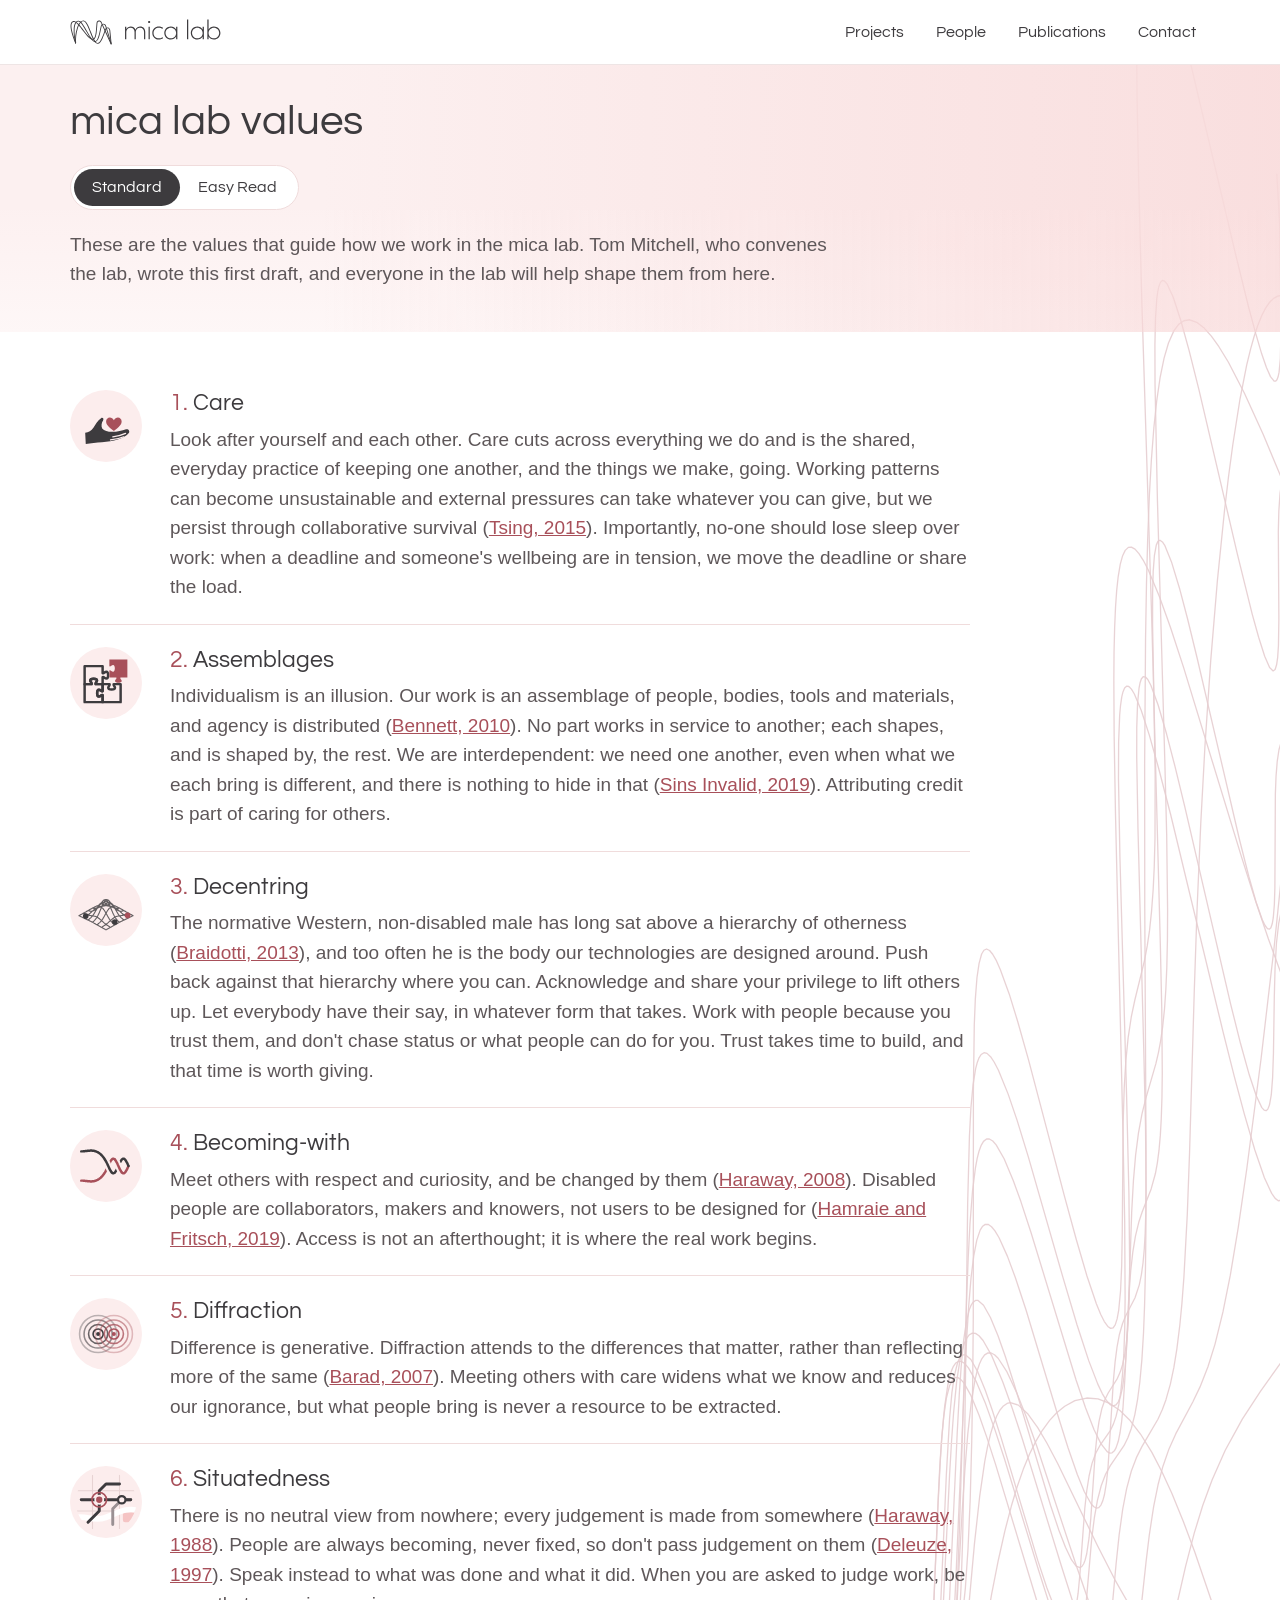
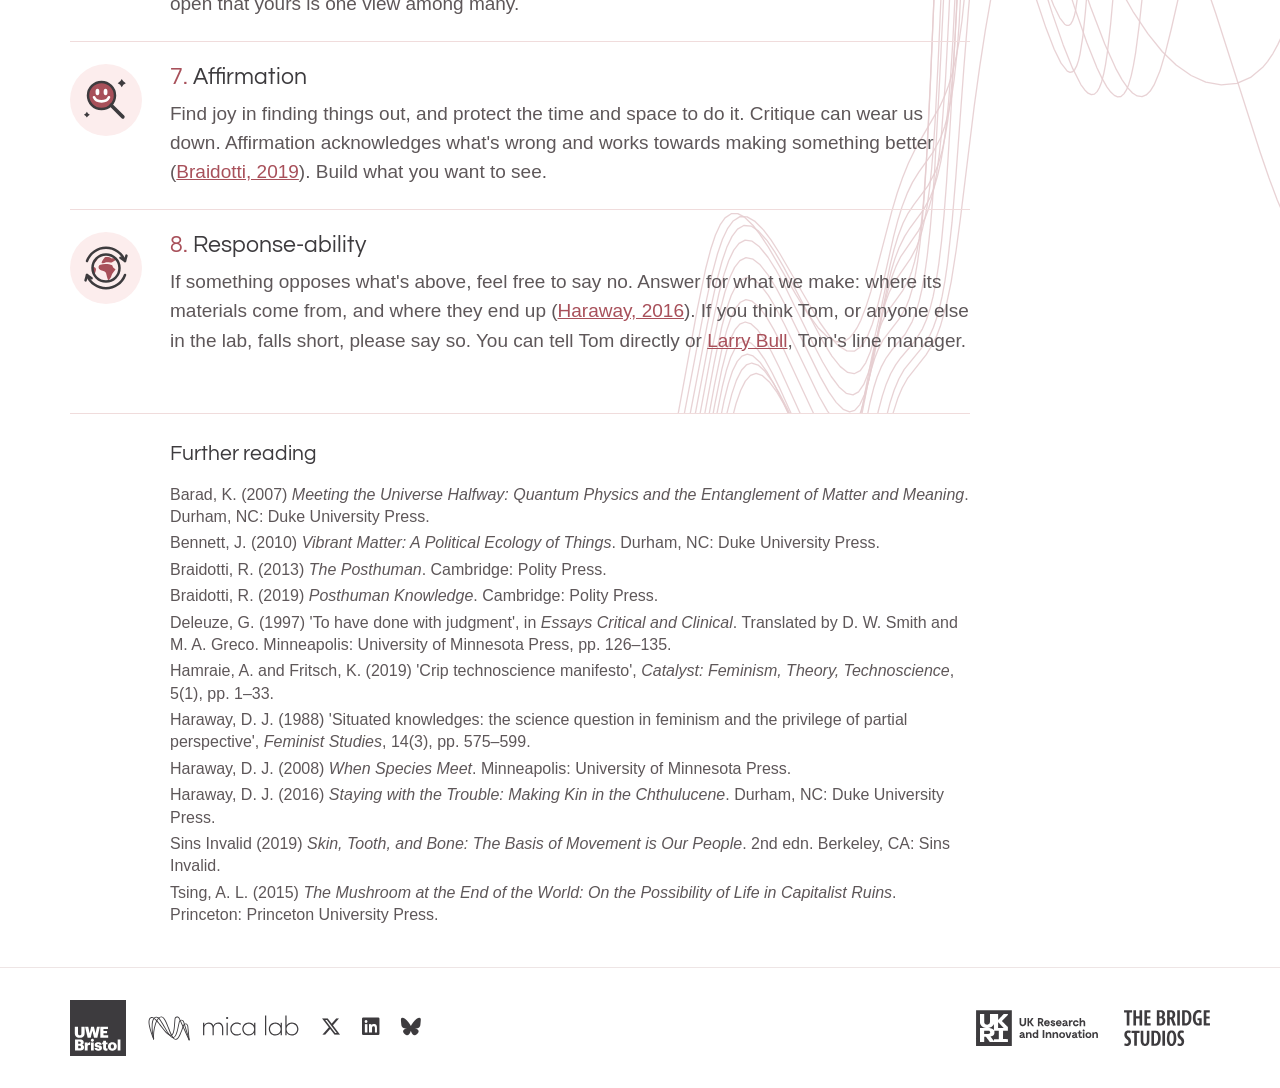
<file: values/index.html>
<!DOCTYPE html>
<html lang="en">
<head>
<title>mica lab: values</title>
<meta charset="UTF-8">
<meta name="viewport" content="width=device-width, initial-scale=1">
<link rel="stylesheet" href="/css/theme.css?v=13">
<link rel="stylesheet" href="https://cdnjs.cloudflare.com/ajax/libs/font-awesome/6.5.2/css/all.min.css">
<link rel="preconnect" href="https://fonts.googleapis.com">
<link rel="preconnect" href="https://fonts.gstatic.com" crossorigin>
<link href="https://fonts.googleapis.com/css2?family=Questrial&display=swap" rel="stylesheet">
<script src="/nav.js"></script>
<script src="/footer.js"></script>
<script src="/values/switch.js"></script>
</head>
<body>
<a class="skip" href="#main">Skip to content</a>
<div id="site-nav"></div>

<main id="main">
  <div class="pagewave"></div>

  <header class="titleband blush">
    <div class="wrap">
      <h1>mica lab values</h1>
      <div class="vswitch" role="group" aria-label="Version">
        <button type="button" data-show="standard" aria-pressed="true">Standard</button>
        <button type="button" data-show="easy-read" aria-pressed="false">Easy Read</button>
      </div>
    </div>
  </header>

  <!-- Standard version -->
  <div id="v-standard" class="version">
    <section class="blush vintro">
      <div class="wrap">
        <p>These are the values that guide how we work in the mica lab. Tom Mitchell, who convenes the lab, wrote this first draft, and everyone in the lab will help shape them from here.</p>
        <!-- Hidden while the values are out for feedback:
        <p><a href="/values/story/">Read why Tom wrote them</a></p>
        -->
      </div>
    </section>

    <section>
      <div class="wrap">
        <ol class="values">
          <li>
            <img class="vicon" src="/images/values/care.svg" alt="">
            <div>
              <h2><span class="num">1.</span> Care</h2>
              <p>Look after yourself and each other. Care cuts across everything we do and is the shared, everyday practice of keeping one another, and the things we make, going. Working patterns can become unsustainable and external pressures can take whatever you can give, but we persist through collaborative survival (<a href="#ref-tsing-2015">Tsing, 2015</a>). Importantly, no-one should lose sleep over work: when a deadline and someone's wellbeing are in tension, we move the deadline or share the load.</p>
            </div>
          </li>
          <li>
            <img class="vicon" src="/images/values/assemblages.svg" alt="">
            <div>
              <h2><span class="num">2.</span> Assemblages</h2>
              <p>Individualism is an illusion. Our work is an assemblage of people, bodies, tools and materials, and agency is distributed (<a href="#ref-bennett-2010">Bennett, 2010</a>). No part works in service to another; each shapes, and is shaped by, the rest. We are interdependent: we need one another, even when what we each bring is different, and there is nothing to hide in that (<a href="#ref-sins-invalid-2019">Sins Invalid, 2019</a>). Attributing credit is part of caring for others.</p>
            </div>
          </li>
          <li>
            <img class="vicon" src="/images/values/decentring.svg" alt="">
            <div>
              <h2><span class="num">3.</span> Decentring</h2>
              <p>The normative Western, non-disabled male has long sat above a hierarchy of otherness (<a href="#ref-braidotti-2013">Braidotti, 2013</a>), and too often he is the body our technologies are designed around. Push back against that hierarchy where you can. Acknowledge and share your privilege to lift others up. Let everybody have their say, in whatever form that takes. Work with people because you trust them, and don't chase status or what people can do for you. Trust takes time to build, and that time is worth giving.</p>
            </div>
          </li>
          <li>
            <img class="vicon" src="/images/values/becoming-with.svg" alt="">
            <div>
              <h2><span class="num">4.</span> Becoming-with</h2>
              <p>Meet others with respect and curiosity, and be changed by them (<a href="#ref-haraway-2008">Haraway, 2008</a>). Disabled people are collaborators, makers and knowers, not users to be designed for (<a href="#ref-hamraie-2019">Hamraie and Fritsch, 2019</a>). Access is not an afterthought; it is where the real work begins.</p>
            </div>
          </li>
          <li>
            <img class="vicon" src="/images/values/diffraction.svg" alt="">
            <div>
              <h2><span class="num">5.</span> Diffraction</h2>
              <p>Difference is generative. Diffraction attends to the differences that matter, rather than reflecting more of the same (<a href="#ref-barad-2007">Barad, 2007</a>). Meeting others with care widens what we know and reduces our ignorance, but what people bring is never a resource to be extracted.</p>
            </div>
          </li>
          <li>
            <img class="vicon" src="/images/values/situatedness.svg" alt="">
            <div>
              <h2><span class="num">6.</span> Situatedness</h2>
              <p>There is no neutral view from nowhere; every judgement is made from somewhere (<a href="#ref-haraway-1988">Haraway, 1988</a>). People are always becoming, never fixed, so don't pass judgement on them (<a href="#ref-deleuze-1997">Deleuze, 1997</a>). Speak instead to what was done and what it did. When you are asked to judge work, be open that yours is one view among many.</p>
            </div>
          </li>
          <li>
            <img class="vicon" src="/images/values/affirmation.svg" alt="">
            <div>
              <h2><span class="num">7.</span> Affirmation</h2>
              <p>Find joy in finding things out, and protect the time and space to do it. Critique can wear us down. Affirmation acknowledges what's wrong and works towards making something better (<a href="#ref-braidotti-2019">Braidotti, 2019</a>). Build what you want to see.</p>
            </div>
          </li>
          <li>
            <img class="vicon" src="/images/values/response-ability.svg" alt="">
            <div>
              <h2><span class="num">8.</span> Response-ability</h2>
              <p>If something opposes what's above, feel free to say no. Answer for what we make: where its materials come from, and where they end up (<a href="#ref-haraway-2016">Haraway, 2016</a>). If you think Tom, or anyone else in the lab, falls short, please say so. You can tell Tom directly or <a href="https://people.uwe.ac.uk/Person/LarryBull">Larry Bull</a>, Tom's line manager.</p>
            </div>
          </li>
        </ol>
      </div>
    </section>

    <section class="reading">
      <div class="wrap">
        <div class="refs">
          <h2>Further reading</h2>
          <ul>
            <li id="ref-barad-2007">Barad, K. (2007) <i>Meeting the Universe Halfway: Quantum Physics and the Entanglement of Matter and Meaning</i>. Durham, NC: Duke University Press.</li>
            <li id="ref-bennett-2010">Bennett, J. (2010) <i>Vibrant Matter: A Political Ecology of Things</i>. Durham, NC: Duke University Press.</li>
            <li id="ref-braidotti-2013">Braidotti, R. (2013) <i>The Posthuman</i>. Cambridge: Polity Press.</li>
            <li id="ref-braidotti-2019">Braidotti, R. (2019) <i>Posthuman Knowledge</i>. Cambridge: Polity Press.</li>
            <li id="ref-deleuze-1997">Deleuze, G. (1997) 'To have done with judgment', in <i>Essays Critical and Clinical</i>. Translated by D. W. Smith and M. A. Greco. Minneapolis: University of Minnesota Press, pp. 126–135.</li>
            <li id="ref-hamraie-2019">Hamraie, A. and Fritsch, K. (2019) 'Crip technoscience manifesto', <i>Catalyst: Feminism, Theory, Technoscience</i>, 5(1), pp. 1–33.</li>
            <li id="ref-haraway-1988">Haraway, D. J. (1988) 'Situated knowledges: the science question in feminism and the privilege of partial perspective', <i>Feminist Studies</i>, 14(3), pp. 575–599.</li>
            <li id="ref-haraway-2008">Haraway, D. J. (2008) <i>When Species Meet</i>. Minneapolis: University of Minnesota Press.</li>
            <li id="ref-haraway-2016">Haraway, D. J. (2016) <i>Staying with the Trouble: Making Kin in the Chthulucene</i>. Durham, NC: Duke University Press.</li>
            <li id="ref-sins-invalid-2019">Sins Invalid (2019) <i>Skin, Tooth, and Bone: The Basis of Movement is Our People</i>. 2nd edn. Berkeley, CA: Sins Invalid.</li>
            <li id="ref-tsing-2015">Tsing, A. L. (2015) <i>The Mushroom at the End of the World: On the Possibility of Life in Capitalist Ruins</i>. Princeton: Princeton University Press.</li>
          </ul>
        </div>
      </div>
    </section>
  </div>

  <!-- Easy Read version -->
  <div id="v-easy-read" class="version easy">
    <section class="blush vintro">
      <div class="wrap">
        <p>Tom brings the mica lab together.</p>
        <p>Tom wrote these values.</p>
        <p>Values are ideas about how we should act.</p>
        <p>Everyone in the lab will help change them.</p>
        <!-- Hidden while the values are out for feedback:
        <p>You can <a href="/values/story/">read why Tom wrote them</a>.</p>
        -->
      </div>
    </section>

    <section>
      <div class="wrap">
        <ol class="values">
          <li>
            <img class="vicon" src="/images/values/care.svg" alt="">
            <div>
              <h2><span class="num">1.</span> Care</h2>
              <p>We look after ourselves.</p>
              <p>We look after each other.</p>
              <p>Care is part of everything we do.</p>
              <p>Work should never stop you sleeping.</p>
              <p>A deadline is the date work must be finished by.</p>
              <p>If work is too much, we will move the deadline.</p>
              <p>Or we will share the work.</p>
            </div>
          </li>
          <li>
            <img class="vicon" src="/images/values/assemblages.svg" alt="">
            <div>
              <h2><span class="num">2.</span> Working together</h2>
              <p>Nobody does good work alone.</p>
              <p>People, tools and things all help make our work.</p>
              <p>Everyone's part matters.</p>
              <p>It is OK to need help.</p>
              <p>We always say who helped.</p>
            </div>
          </li>
          <li>
            <img class="vicon" src="/images/values/decentring.svg" alt="">
            <div>
              <h2><span class="num">3.</span> Fairness</h2>
              <p>Some people are treated as more important than others.</p>
              <p>Technology is often made for them and not for everyone else.</p>
              <p>This is not fair.</p>
              <p>We work to change this.</p>
              <p>If you have more chances in life, use them to help others.</p>
              <p>Everyone gets a say.</p>
              <p>People can share ideas in any way that works for them.</p>
              <p>We work with people we trust.</p>
              <p>We do not work with people just because they are important.</p>
              <p>Trust takes time.</p>
            </div>
          </li>
          <li>
            <img class="vicon" src="/images/values/becoming-with.svg" alt="">
            <div>
              <h2><span class="num">4.</span> Disabled people lead</h2>
              <p>Disabled people make things with us.</p>
              <p>Disabled people know things we need to learn.</p>
              <p>Access means making sure everyone can take part.</p>
              <p>We think about access first, not last.</p>
            </div>
          </li>
          <li>
            <img class="vicon" src="/images/values/diffraction.svg" alt="">
            <div>
              <h2><span class="num">5.</span> Learning from difference</h2>
              <p>People are different.</p>
              <p>Differences help us learn new things.</p>
              <p>Meeting people with care helps us understand more.</p>
              <p>We never use people's differences to get things for ourselves.</p>
            </div>
          </li>
          <li>
            <img class="vicon" src="/images/values/situatedness.svg" alt="">
            <div>
              <h2><span class="num">6.</span> Not judging people</h2>
              <p>Everyone sees things from where they stand.</p>
              <p>People can change.</p>
              <p>We do not judge people.</p>
              <p>We talk about what someone did and what happened.</p>
              <p>If someone asks what we think of their work, we say it is just our view.</p>
            </div>
          </li>
          <li>
            <img class="vicon" src="/images/values/affirmation.svg" alt="">
            <div>
              <h2><span class="num">7.</span> Joy</h2>
              <p>Finding things out should be fun.</p>
              <p>We make time for this.</p>
              <p>Only talking about what is wrong can wear us down.</p>
              <p>We see what is wrong.</p>
              <p>Then we work together to make it better.</p>
            </div>
          </li>
          <li>
            <img class="vicon" src="/images/values/response-ability.svg" alt="">
            <div>
              <h2><span class="num">8.</span> Speaking up</h2>
              <p>You can say no to things that go against these values.</p>
              <p>We think about where our materials come from.</p>
              <p>We think about what happens to them after.</p>
              <p>These values are for everyone in the lab.</p>
              <p>That includes Tom.</p>
              <p>If someone does not follow these values, please say so.</p>
              <p>You can tell Tom.</p>
              <p>Or you can tell <a href="https://people.uwe.ac.uk/Person/LarryBull">Larry Bull</a>.</p>
              <p>Larry is Tom's manager.</p>
              <p>---</p>
            </div>
          </li>
        </ol>
      </div>
    </section>
  </div>
</main>

<div id="site-footer"></div>
</body>
</html>
</file>
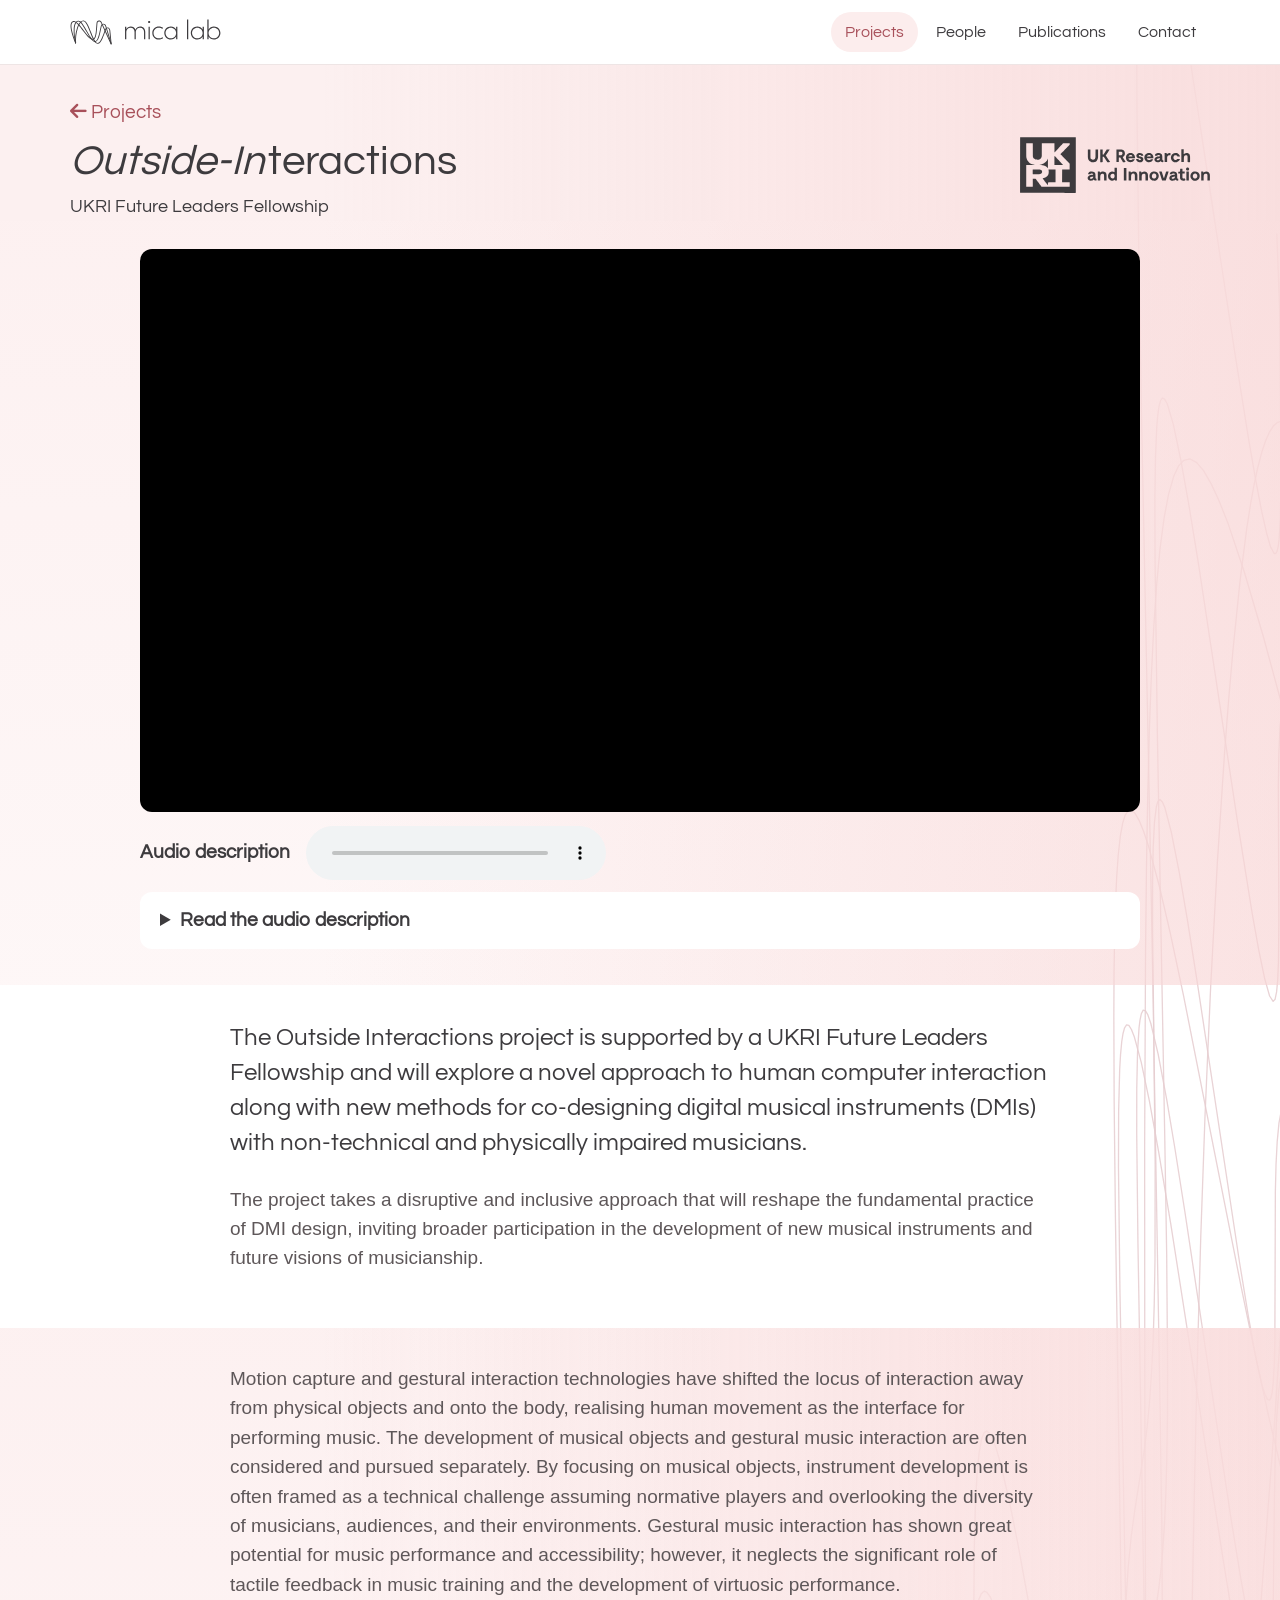
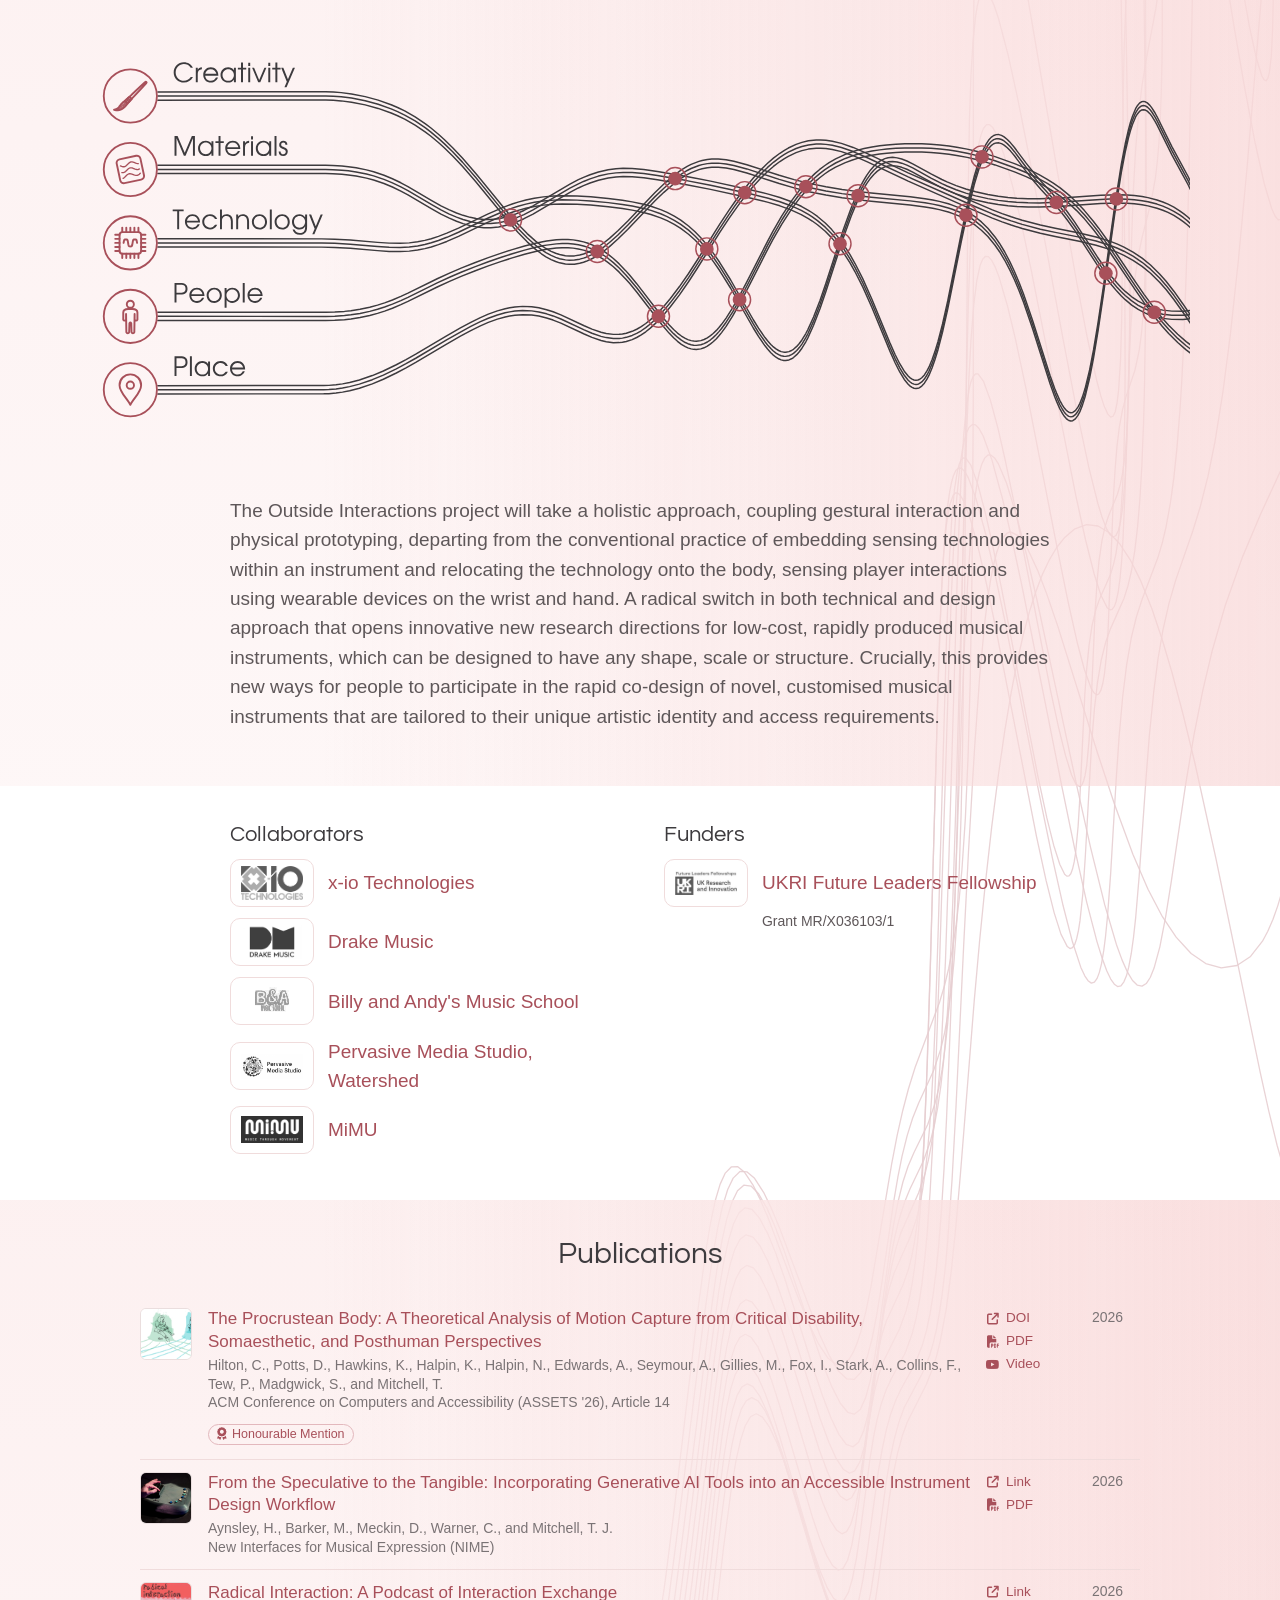
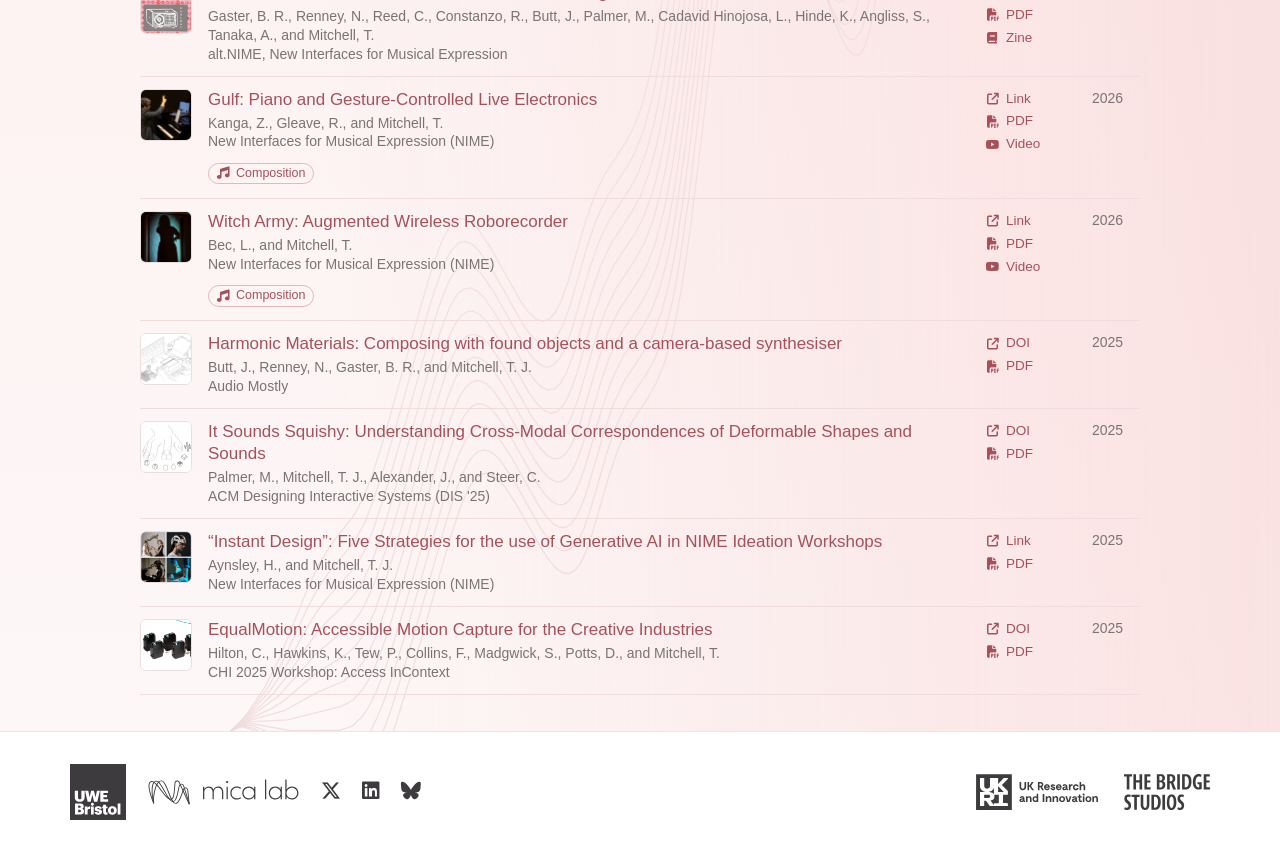
<file: projects/outside-in/index.html>
<!DOCTYPE html>
<html lang="en">
<head>
<title>mica lab: Outside Interactions</title>
<meta charset="UTF-8">
<meta name="viewport" content="width=device-width, initial-scale=1">
<link rel="stylesheet" href="/css/theme.css?v=13">
<link rel="stylesheet" href="https://cdnjs.cloudflare.com/ajax/libs/font-awesome/6.5.2/css/all.min.css">
<link rel="preconnect" href="https://fonts.googleapis.com">
<link rel="preconnect" href="https://fonts.gstatic.com" crossorigin>
<link href="https://fonts.googleapis.com/css2?family=Questrial&display=swap" rel="stylesheet">
<script src="/nav.js"></script>
<script src="/footer.js"></script>
<script src="/previews.js"></script>
</head>
<body>
<a class="skip" href="#main">Skip to content</a>
<div id="site-nav"></div>

<!-- A project page. The projects grid shows it as a pop-up by copying the
     blocks marked data-preview: head, video, about, credits, pubs. -->
<main id="main">
  <div class="pagewave"></div>

  <header class="titleband blush">
    <div class="wrap projhead" data-preview="head">
      <p class="back"><a href="/projects/"><i class="fa fa-arrow-left" aria-hidden="true"></i> Projects</a></p>
      <div class="projtitle">
        <div>
          <h1><i>Outside-In</i>teractions</h1>
          <p class="sub">UKRI Future Leaders Fellowship</p>
        </div>
        <div class="projside">
          <a class="readmore" href="/projects/outside-in/">Read more<span class="sr-only"> about Outside Interactions</span> <i class="fa fa-arrow-right" aria-hidden="true"></i></a>
          <img class="funderlogo" src="/images/logos/ukri-grey.svg" alt="UK Research and Innovation">
        </div>
      </div>
    </div>
  </header>

  <section class="blush" style="padding-top:28px">
    <div class="wrap">
      <div class="video" data-preview="video">
        <div class="frame">
          <iframe src="https://www.youtube.com/embed/8oR49gTTFco" title="Outside Interactions introduction video" allow="accelerometer; autoplay; clipboard-write; encrypted-media; gyroscope; picture-in-picture; web-share" referrerpolicy="strict-origin-when-cross-origin" allowfullscreen></iframe>
        </div>
        <div class="ad">
          <b>Audio description</b>
          <audio controls preload="none">
            <source src="/audio/outside_interactions_audio_description.mp3" type="audio/mpeg">
            <source src="/audio/outside_interactions_audio_description.wav" type="audio/wav">
          </audio>
        </div>
        <details class="adtext">
          <summary>Read the audio description</summary>
          <p>The film begins with a UWE ident before cutting to Tom Mitchell, a white man in his forties, with grey hair, wearing a blue shirt. Tom is in a lab called the Centre for Print Research and in the background printing equipment and robot arms can be seen. Throughout the film footage cuts between Tom in the lab to footage of Tom working with a dancer wearing MiMU Gloves which are being used for music performance. The footage also cuts to a variety of music software interfaces and a number of music performances using gestural technology as well as synthesisers and keyboards. During the Outside Interactions description, slides that show hand drawn illustrations of several gestural musical instruments and tactile musical instruments are shown, and a finger pressing a button on a music interface where technology inside the instrument disappears before devices on the hand appear.</p>
          <p>The x-io Technologies section shows a wheelchair tennis athlete in the background with plots showing their real-time motion data in the foreground. The Watershed section shows footage of the Bristol harbourside and the front of the Watershed. The Drake Music and B&amp;As music school footage shows their respective websites.</p>
          <p>For the description of UWE the film cuts to drone footage of the Frenchay Campus and then some architectural drawings and 3D imagery of the Bridge showing a mixture of robotics, prototyping and immersive arts technology.</p>
        </details>
      </div>
    </div>
  </section>

  <section>
    <div class="wrap">
      <div class="prose" data-preview="about">
        <p class="lede-big">The Outside Interactions project is supported by a UKRI Future Leaders Fellowship and will explore a novel approach to human computer interaction along with new methods for co-designing digital musical instruments (DMIs) with non-technical and physically impaired musicians.</p>
        <p>The project takes a disruptive and inclusive approach that will reshape the fundamental practice of DMI design, inviting broader participation in the development of new musical instruments and future visions of musicianship.</p>
      </div>
    </div>
  </section>


  <!-- The rest of the project: on this page only, not in the pop-up. -->
  <section id="more" class="blush above">
    <div class="wrap">
      <div class="prose">
        <p style="margin-top:0">Motion capture and gestural interaction technologies have shifted the locus of interaction away from physical objects and onto the body, realising human movement as the interface for performing music. The development of musical objects and gestural music interaction are often considered and pursued separately. By focusing on musical objects, instrument development is often framed as a technical challenge assuming normative players and overlooking the diversity of musicians, audiences, and their environments. Gestural music interaction has shown great potential for music performance and accessibility; however, it neglects the significant role of tactile feedback in music training and the development of virtuosic performance.</p>
      </div>
      <div class="diagram">
        <img src="/images/diagrams/entangled5-light.svg" alt="Diagram of five strands labelled Creativity, Materials, Technology, People and Place. Each starts from its own icon, then the strands weave together, crossing again and again.">
      </div>
      <div class="prose">
        <p>The Outside Interactions project will take a holistic approach, coupling gestural interaction and physical prototyping, departing from the conventional practice of embedding sensing technologies within an instrument and relocating the technology onto the body, sensing player interactions using wearable devices on the wrist and hand. A radical switch in both technical and design approach that opens innovative new research directions for low-cost, rapidly produced musical instruments, which can be designed to have any shape, scale or structure. Crucially, this provides new ways for people to participate in the rapid co-design of novel, customised musical instruments that are tailored to their unique artistic identity and access requirements.</p>
      </div>
    </div>
  </section>

  <section>
    <div class="wrap">
      <div class="credits" data-preview="credits">
        <!-- Tone curve for pale logos (as on Contact); inside this block so the pop-up gets it too -->
        <svg width="0" height="0" style="position:absolute" aria-hidden="true">
          <filter id="ink" color-interpolation-filters="sRGB">
            <feColorMatrix type="saturate" values="0"/>
            <feComponentTransfer>
              <feFuncR type="table" tableValues="0 0.05 0.1 0.15 0.2 0.25 0.3 0.33 0.36 0.39 0.42 0.45 0.48 0.5 0.52 0.54 0.56 0.58 0.6 1"/>
              <feFuncG type="table" tableValues="0 0.05 0.1 0.15 0.2 0.25 0.3 0.33 0.36 0.39 0.42 0.45 0.48 0.5 0.52 0.54 0.56 0.58 0.6 1"/>
              <feFuncB type="table" tableValues="0 0.05 0.1 0.15 0.2 0.25 0.3 0.33 0.36 0.39 0.42 0.45 0.48 0.5 0.52 0.54 0.56 0.58 0.6 1"/>
            </feComponentTransfer>
          </filter>
        </svg>
        <div>
          <h2>Collaborators</h2>
          <ul>
            <li><a href="https://x-io.co.uk/"><span class="clogo"><img src="/images/partners/xio.png" alt=""></span>x-io Technologies</a></li>
            <li><a href="https://www.drakemusic.org/"><span class="clogo"><img src="/images/partners/drake.png" alt=""></span>Drake Music</a></li>
            <li><a href="https://billyandandy.co.uk/"><span class="clogo"><img class="pale" src="/images/partners/banda.jpg" alt=""></span>Billy and Andy's Music School</a></li>
            <li><a href="https://www.watershed.co.uk/studio/"><span class="clogo"><img src="/images/partners/pmstudio.png" alt=""></span>Pervasive Media Studio, Watershed</a></li>
            <li><a href="https://mimugloves.com/"><span class="clogo"><img src="/images/partners/mimu.png" alt=""></span>MiMU</a></li>
          </ul>
        </div>
        <div>
          <h2>Funders</h2>
          <ul>
            <li><a href="https://www.ukri.org/what-we-do/developing-people-and-skills/future-leaders-fellowships/"><span class="clogo"><img src="/images/partners/ukri.jpeg" alt=""></span>UKRI Future Leaders Fellowship</a><span class="grant">Grant MR/X036103/1</span></li>
          </ul>
        </div>
      </div>
    </div>
  </section>

  <section class="blush above">
    <div class="wrap" data-preview="pubs">
      <h2>Publications</h2>
      <!-- Filled from the publications page: every paper tagged data-proj="outside-in" -->
      <div class="projpubs" data-from="/publications/" data-pick="list" data-items=".srow" data-match='[data-proj~="outside-in"]' data-drop=".shead, .more-btn, .ell" data-reveal=".more" data-keep-headings>
        <p>See the papers from this project on the <a href="/publications/">publications page</a>.</p>
      </div>
    </div>
  </section>
</main>

<div id="site-footer"></div>
</body>
</html>
</file>
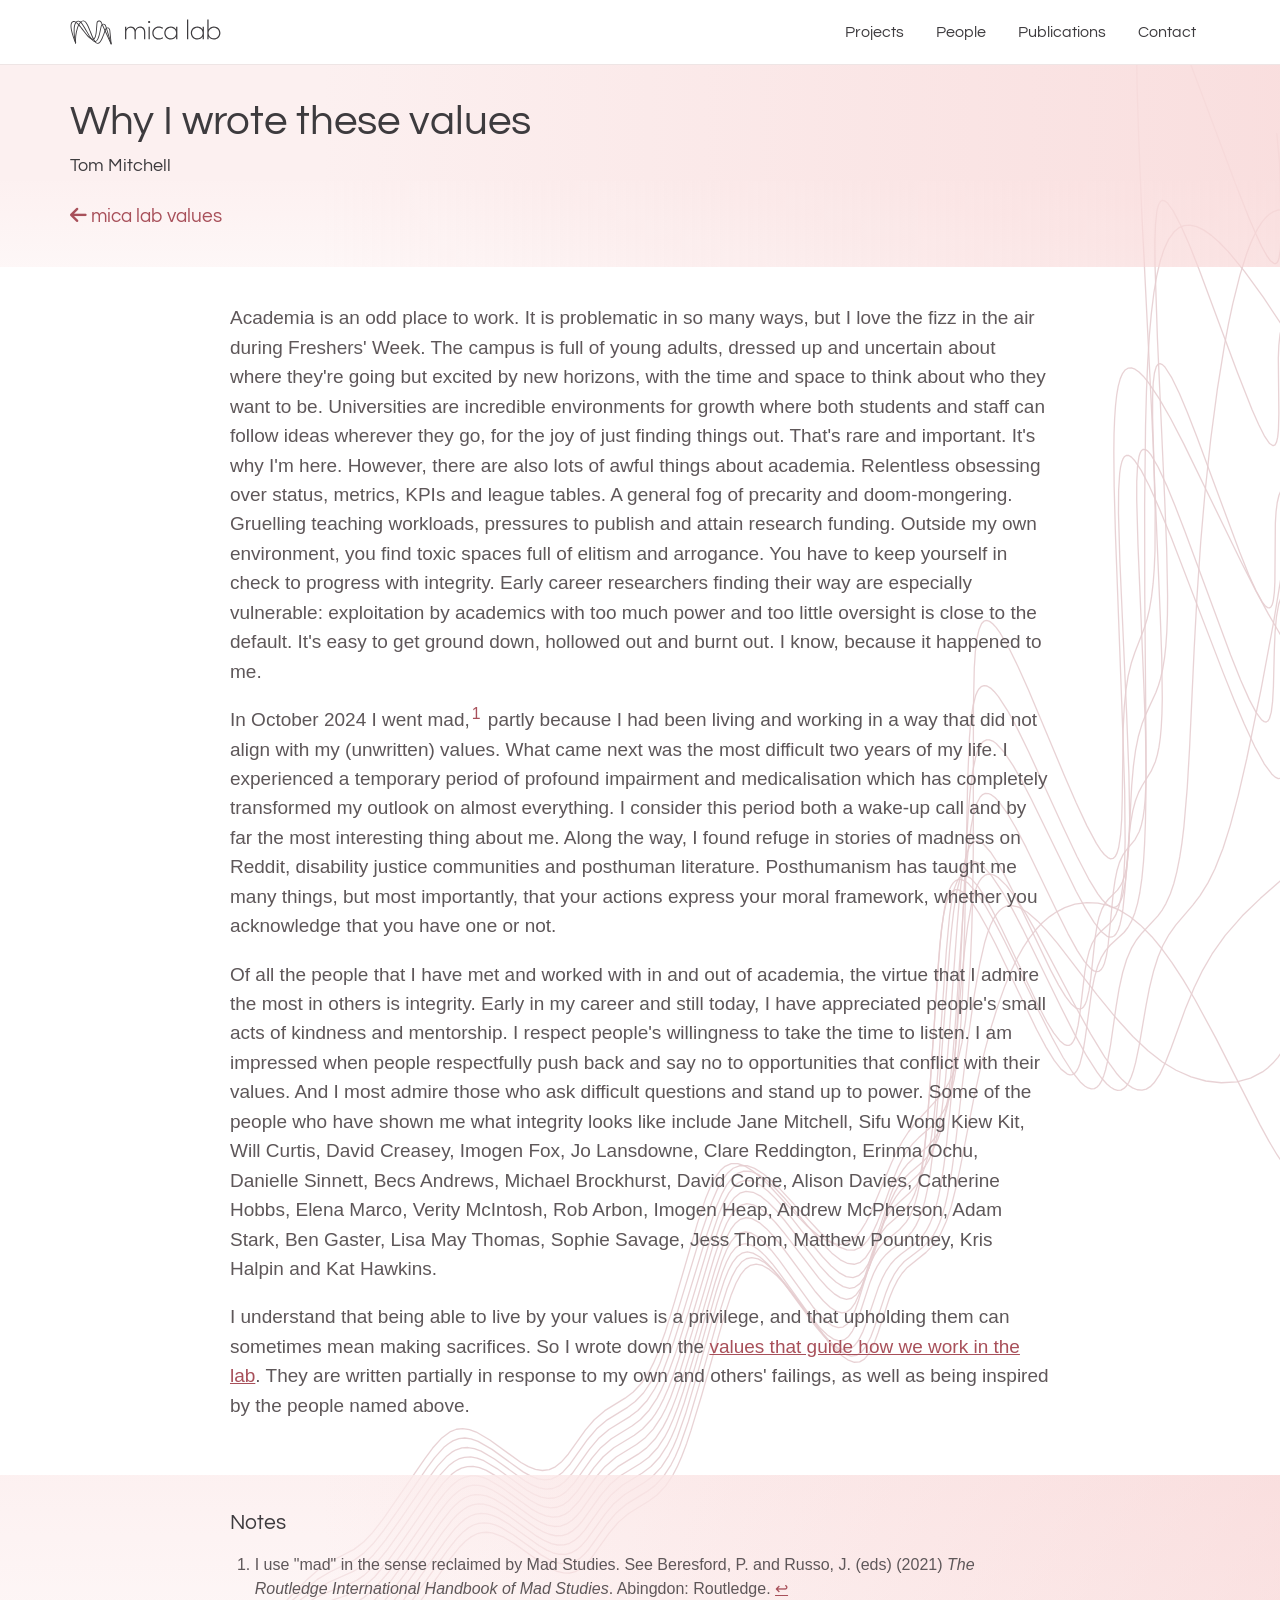
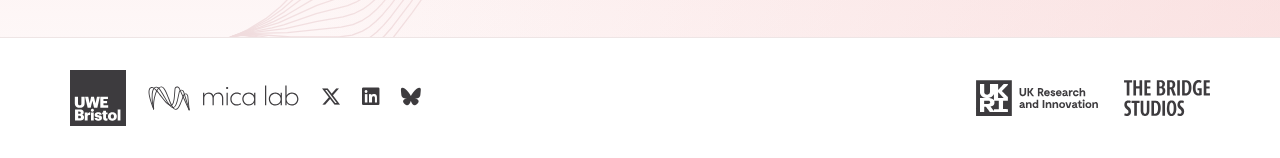
<file: values/story/index.html>
<!DOCTYPE html>
<html lang="en">
<head>
<title>mica lab: Why I wrote these values</title>
<meta charset="UTF-8">
<meta name="viewport" content="width=device-width, initial-scale=1">
<link rel="stylesheet" href="/css/theme.css?v=13">
<link rel="stylesheet" href="https://cdnjs.cloudflare.com/ajax/libs/font-awesome/6.5.2/css/all.min.css">
<link rel="preconnect" href="https://fonts.googleapis.com">
<link rel="preconnect" href="https://fonts.gstatic.com" crossorigin>
<link href="https://fonts.googleapis.com/css2?family=Questrial&display=swap" rel="stylesheet">
<script src="/nav.js"></script>
<script src="/footer.js"></script>
</head>
<body>
<a class="skip" href="#main">Skip to content</a>
<div id="site-nav"></div>

<main id="main">
  <div class="pagewave"></div>

  <header class="titleband blush">
    <div class="wrap">
      <h1>Why I wrote these values</h1>
      <p class="sub">Tom Mitchell</p>
    </div>
  </header>

  <section class="blush" style="padding-top:20px">
    <div class="wrap">
      <p class="back"><a href="/values/"><i class="fa fa-arrow-left" aria-hidden="true"></i> mica lab values</a></p>
    </div>
  </section>

  <section>
    <div class="wrap">
      <div class="prose story">
        <p>Academia is an odd place to work. It is problematic in so many ways, but I love the fizz in the air during Freshers' Week. The campus is full of young adults, dressed up and uncertain about where they're going but excited by new horizons, with the time and space to think about who they want to be. Universities are incredible environments for growth where both students and staff can follow ideas wherever they go, for the joy of just finding things out. That's rare and important. It's why I'm here. However, there are also lots of awful things about academia. Relentless obsessing over status, metrics, KPIs and league tables. A general fog of precarity and doom-mongering. Gruelling teaching workloads, pressures to publish and attain research funding. Outside my own environment, you find toxic spaces full of elitism and arrogance. You have to keep yourself in check to progress with integrity. Early career researchers finding their way are especially vulnerable: exploitation by academics with too much power and too little oversight is close to the default. It's easy to get ground down, hollowed out and burnt out. I know, because it happened to me.</p>
        <p>In October 2024 I went mad,<sup class="fnref"><a href="#fn-mad" id="fnref-mad" aria-describedby="notes-label">1</a></sup> partly because I had been living and working in a way that did not align with my (unwritten) values. What came next was the most difficult two years of my life. I experienced a temporary period of profound impairment and medicalisation which has completely transformed my outlook on almost everything. I consider this period both a wake-up call and by far the most interesting thing about me. Along the way, I found refuge in stories of madness on Reddit, disability justice communities and posthuman literature. Posthumanism has taught me many things, but most importantly, that your actions express your moral framework, whether you acknowledge that you have one or not.</p>
        <p>Of all the people that I have met and worked with in and out of academia, the virtue that I admire the most in others is integrity. Early in my career and still today, I have appreciated people's small acts of kindness and mentorship. I respect people's willingness to take the time to listen. I am impressed when people respectfully push back and say no to opportunities that conflict with their values. And I most admire those who ask difficult questions and stand up to power. Some of the people who have shown me what integrity looks like include Jane Mitchell, Sifu Wong Kiew Kit, Will Curtis, David Creasey, Imogen Fox, Jo Lansdowne, Clare Reddington, Erinma Ochu, Danielle Sinnett, Becs Andrews, Michael Brockhurst, David Corne, Alison Davies, Catherine Hobbs, Elena Marco, Verity McIntosh, Rob Arbon, Imogen Heap, Andrew McPherson, Adam Stark, Ben Gaster, Lisa May Thomas, Sophie Savage, Jess Thom, Matthew Pountney, Kris Halpin and Kat Hawkins.</p>
        <p>I understand that being able to live by your values is a privilege, and that upholding them can sometimes mean making sacrifices. So I wrote down the <a href="/values/">values that guide how we work in the lab</a>. They are written partially in response to my own and others' failings, as well as being inspired by the people named above.</p>
      </div>
    </div>
  </section>

  <section class="blush above">
    <div class="wrap">
      <div class="prose notes">
        <h2 id="notes-label">Notes</h2>
        <ol>
          <li id="fn-mad">I use "mad" in the sense reclaimed by Mad Studies. See Beresford, P. and Russo, J. (eds) (2021) <i>The Routledge International Handbook of Mad Studies</i>. Abingdon: Routledge. <a href="#fnref-mad" aria-label="Back to the text">&#8617;&#xFE0E;</a></li>
        </ol>
      </div>
    </div>
  </section>
</main>

<div id="site-footer"></div>
</body>
</html>
</file>
<file: css/theme.css>
/* mica lab site theme. Design notes: DESIGN.md */

:root {
  --charcoal: #3D3B3E;
  --grey: #5E5759;
  --rose: #A8505A;
  --pink: #F5C4C4;
  --blush: #FCEDED;
  /* Laid over blush bands: pale where the text sits on the left, warming to pink on the right.
     It runs across, not down, so stacked bands line up without a seam. */
  --blush-tint: linear-gradient(to right, rgba(245, 196, 196, 0) 25%, rgba(245, 196, 196, .4));
  --line: #F0DCDC;
  --gutter: max(16px, 3vw);
  --head: "Century Gothic", "Questrial", sans-serif;
  --body: Corbel, "Segoe UI", "Helvetica Neue", Arial, sans-serif;
}

*, *::before, *::after { box-sizing: border-box; }

html { scroll-behavior: smooth; }
@media (prefers-reduced-motion: reduce) { html { scroll-behavior: auto; } }

body {
  margin: 0;
  background: #fff;
  color: var(--grey);
  font-family: var(--body);
  font-size: 19px;
  line-height: 1.55;
}

h1, h2, h3 {
  font-family: var(--head);
  font-weight: 400;
  color: var(--charcoal);
  line-height: 1.2;
  margin: 0 0 .5em;
}
h1 { font-size: clamp(2rem, 4vw, 2.6rem); }
h2 { font-size: clamp(1.5rem, 3vw, 1.9rem); }
h3 { font-size: 1.1rem; font-weight: 700; }

a { color: var(--rose); }
a:focus-visible, button:focus-visible { outline: 3px solid var(--charcoal); outline-offset: 2px; }
img { max-width: 100%; display: block; }

.wrap { max-width: calc(1140px + 2 * var(--gutter)); margin: 0 auto; padding: 0 var(--gutter); } /* 1140px content column, centred */
.blush { background: var(--blush); }
/* Bands are translucent with a soft fade, so the background waveform shows through */
main .blush { background: var(--blush-tint), linear-gradient(to bottom, rgba(252, 237, 237, .8), rgba(252, 237, 237, .45)); }
main .titleband.blush { background: var(--blush-tint), rgba(252, 237, 237, .8); } /* no top-to-bottom fade, so it joins the band below without a seam */

.sr-only {
  position: absolute; width: 1px; height: 1px; overflow: hidden;
  clip: rect(0 0 0 0); white-space: nowrap;
}
.skip {
  position: absolute; left: 8px; top: -60px; z-index: 100;
  background: var(--charcoal); color: #fff; padding: 8px 14px; border-radius: 8px;
}
.skip:focus { top: 8px; }

/* ---------- Nav (built by nav.js) ---------- */
.nav { background: #fff; border-bottom: 1px solid #eee5e5; position: relative; z-index: 10; }
.nav .bar { display: flex; align-items: center; height: 64px; }
.nav .logo img { height: 26px; width: auto; }
.nav ul { display: flex; list-style: none; margin: 0 0 0 auto; padding: 0; gap: 4px; }
.nav li a {
  display: block; padding: 8px 14px; border-radius: 999px;
  font-family: var(--head); font-size: 16px; color: var(--charcoal); text-decoration: none;
}
.nav li a:hover { background: var(--blush); }
.nav li a[aria-current="page"] { background: var(--blush); color: var(--rose); }
.nav .menu {
  display: none; margin-left: auto; background: none; border: 0; padding: 8px;
  font-size: 22px; color: var(--charcoal); cursor: pointer;
}
@media (max-width: 700px) {
  .nav .menu { display: block; }
  .nav ul { display: none; }
  .nav.open ul {
    display: flex; flex-direction: column; position: absolute; left: 0; right: 0; top: 64px;
    background: #fff; border-bottom: 1px solid #eee5e5; padding: 8px var(--gutter) 16px;
  }
}

/* ---------- Page structure ---------- */
main { position: relative; }
main section, main header { position: relative; }
main section > .wrap, main header > .wrap { position: relative; z-index: 1; }
section { padding: 36px 0; }
section h2 { text-align: center; margin-bottom: .8em; }

/* Faint waveform stretched behind the whole page (all pages except Publications) */
.pagewave {
  position: absolute; inset: 0; z-index: 0; pointer-events: none;
  background: url(/images/waves/page-band.svg) no-repeat center / 100% 100%;
  opacity: .28;
}
/* A band that should sit above the page waveform */
section.above { z-index: 1; }

.titleband { padding: 32px 0 0; }
.titleband h1 { margin: 0; }
.titleband .sub { font-family: var(--head); color: var(--charcoal); font-size: 1.15rem; margin: .3em 0 0; }

.btn {
  display: inline-block; margin-top: 10px; padding: 10px 22px; border-radius: 12px;
  background: var(--charcoal); color: #fff; text-decoration: none; font-weight: 700;
}
.btn:hover { background: var(--rose); }
.btn.ghost { background: transparent; color: var(--charcoal); border: 2px solid var(--charcoal); }
.btn.ghost:hover { background: var(--charcoal); color: #fff; }

.grid2 { display: grid; grid-template-columns: 1fr 1fr; gap: 40px; }
@media (max-width: 700px) { .grid2 { grid-template-columns: 1fr; } }

/* ---------- Home ---------- */
.herozone { position: relative; overflow: hidden; } /* the landing hero and banner band sit over one waveform */
.home-hero { padding: 72px 0 64px; }
.herozone .herowave {
  position: absolute; inset: 0; pointer-events: none;
  background: url(/images/waves/page-band.svg) no-repeat center / 100% 100%;
  opacity: .35;
}
.home-hero h1 { font-size: clamp(3rem, 8vw, 5.5rem); line-height: 1; margin: 0 0 .25em; }
.home-hero .lede { font-family: var(--head); color: var(--charcoal); font-size: 1.25rem; margin: 0 0 1.2em; }
.home-hero .about { max-width: 40em; margin: 0; font-size: 17px; }
/* The whole collage, in the content column on a blush band, toned to the palette
   (partly greyscale with a pink tint, so some colour comes through). On phones it keeps a readable height and scrolls sideways. */
.bannerband { padding: 28px 0; }
.banner { position: relative; z-index: 1; }
.banner { overflow-x: auto; border-radius: 12px; }
.banner .bin { position: relative; } /* sized to the image, so the tint scrolls with it on phones */
.banner img { width: 100%; height: auto; filter: grayscale(.55) contrast(.9) brightness(1.05); }
.banner .bin::after { content: ""; position: absolute; inset: 0; pointer-events: none; background: var(--pink); mix-blend-mode: multiply; opacity: .4; }
@media (max-width: 700px) {
  .banner .bin { width: max-content; }
  .banner img { width: auto; max-width: none; height: 150px; }
}

/* Previews of the other pages, filled by previews.js */
.preview { padding: 48px 0; }
.pvhead { margin-bottom: 18px; }
.pvhead h2 { margin: 0; text-align: left; }
/* Each preview is cut off with a fade (a mask, so the waveform shows through), to show there is more on the full page */
.pvclip.loaded { position: relative; max-height: var(--pv-h); overflow: hidden; }
.pvclip.loaded {
  -webkit-mask-image: linear-gradient(to bottom, #000 calc(100% - 140px), transparent);
  mask-image: linear-gradient(to bottom, #000 calc(100% - 140px), transparent);
}
/* A different slide waveform, very faint, behind each preview */
.pvwave {
  position: absolute; inset: 0; z-index: 0; pointer-events: none;
  background: no-repeat center / 100% 100%; opacity: .28;
}
@media (max-width: 700px) { .pvwave { opacity: .16; } }
@media (max-width: 700px) { .pvclip.loaded { max-height: var(--pv-h-sm); } }
.pvmore { text-align: center; margin: 14px 0 0; }
.pvclip .people + .people { margin-top: 32px; }
.pvmore a {
  display: inline-block; font-family: var(--head); font-size: 17px; text-decoration: none;
  color: var(--rose); border: 2px solid var(--rose); border-radius: 999px; padding: 6px 20px;
}
.pvmore a:hover { background: var(--rose); color: #fff; }
.pvmore a i { font-size: .85em; margin-left: 4px; }
.preview .logos { margin-top: 24px; }
.preview .ptiles { padding-top: 4px; } /* room for the focus ring */

/* ---------- People ---------- */
.people {
  display: flex; flex-wrap: wrap; justify-content: center;
  gap: 24px 20px; text-align: center;
}
.people > div { width: calc((100% - 4 * 20px) / 5); }
.people .disc {
  max-width: 140px; aspect-ratio: 1; margin: 0 auto 10px;
  border-radius: 50%; padding: 5px; background: var(--pink);
}
.blush .people .disc { background: #fff; }
.people .disc img { width: 100%; height: 100%; object-fit: cover; border-radius: 50%; }
.people b { display: block; color: var(--charcoal); font-family: var(--head); font-size: 1.05rem; }
.people span { display: block; font-size: 15px; line-height: 1.4; margin-top: 2px; }
.people.small > div { width: calc((100% - 5 * 20px) / 6); }
.people.small .disc { max-width: 110px; padding: 4px; }
.people.small b { font-size: 1rem; }
@media (max-width: 900px) {
  .people > div, .people.small > div { width: calc((100% - 2 * 20px) / 3); }
}
@media (max-width: 600px) {
  .people > div, .people.small > div { width: calc((100% - 20px) / 2); }
}

/* ---------- Video with audio description (project pages) ---------- */
.video { max-width: 1000px; margin: 0 auto; }
.video .frame { position: relative; aspect-ratio: 16 / 9; border-radius: 12px; overflow: hidden; background: #000; }
.video iframe { position: absolute; inset: 0; width: 100%; height: 100%; border: 0; }
.ad { display: flex; align-items: center; gap: 16px; flex-wrap: wrap; margin-top: 14px; }
.ad b { font-family: var(--head); color: var(--charcoal); }
details.adtext { margin-top: 12px; background: #fff; border-radius: 12px; padding: 14px 20px; }
details.adtext summary { cursor: pointer; font-family: var(--head); color: var(--charcoal); font-weight: 700; }
details.adtext p { margin: .8em 0 0; }
.lede-big {
  font-family: var(--head); color: var(--charcoal);
  font-size: clamp(1.25rem, 2.2vw, 1.5rem); line-height: 1.45; max-width: 820px; margin: 0 auto 1em;
}
.prose { max-width: 820px; margin: 0 auto; }
.diagram { max-width: 1100px; margin: 0 auto; }
.diagram img { width: 100%; }

/* ---------- Projects ---------- */
/* Grid of square tiles; the name shows on hover or focus (always on touch screens) */
.ptiles { list-style: none; margin: 0; padding: 0; display: grid; grid-template-columns: repeat(3, 1fr); gap: 20px; }
@media (max-width: 900px) { .ptiles { grid-template-columns: repeat(2, 1fr); } }
@media (max-width: 480px) { .ptiles { gap: 12px; } }
.ptile {
  position: relative; display: block; width: 100%; aspect-ratio: 1; overflow: hidden;
  padding: 0; border: 0; border-radius: 12px; background: #fff; cursor: pointer; font: inherit;
}
.ptile img {
  width: 100%; height: 100%; object-fit: cover; display: block;
  filter: grayscale(.55) contrast(.9) brightness(1.05); transition: transform .4s, filter .4s;
}
/* Toned like the landing banner: part greyscale under a pink wash; full colour on hover or focus */
.ptile:has(img)::after {
  content: ""; position: absolute; inset: 0; pointer-events: none;
  background: var(--pink); mix-blend-mode: multiply; opacity: .4; transition: opacity .4s;
}
.ptile:hover img, .ptile:focus-visible img { filter: none; }
.ptile:hover::after, .ptile:focus-visible::after { opacity: 0; }
.ptile.soon { background: linear-gradient(135deg, rgba(245, 196, 196, 0) 30%, rgba(245, 196, 196, .45)), var(--blush); border: 1px solid var(--line); }
.ptile.soon::before { /* the slide waveform, faint */
  content: ""; position: absolute; inset: 0; background: var(--wave) no-repeat center / 100% 100%; opacity: .3;
}
.ptile .psoon {
  position: absolute; inset: 0; display: grid; place-items: center;
  font-family: var(--head); color: var(--grey); font-size: 1.05rem;
}
.ptile .pname {
  position: absolute; inset: 0; display: grid; place-items: center; padding: 16px; text-align: center;
  background: rgba(61, 59, 62, .62); color: #fff; font-family: var(--head); font-size: clamp(1.1rem, 2.2vw, 1.5rem);
  opacity: 0; transition: opacity .25s; z-index: 1;
}
.ptile:hover .pname, .ptile:focus-visible .pname { opacity: 1; }
.ptile:hover img, .ptile:focus-visible img { transform: scale(1.04); }
.ptile:focus-visible { outline: 3px solid var(--rose); outline-offset: 3px; }
@media (hover: none) {
  .ptile .pname { opacity: 1; inset: auto 0 0 0; padding: 10px 12px; font-size: 1rem; }
  .ptile.soon .pname { background: rgba(61, 59, 62, .45); }
}
@media (prefers-reduced-motion: reduce) { .ptile img, .ptile .pname, .ptile::after { transition: none; } }

/* A project page: also what the pop-up shows */
.projhead h1 i, .projhead h2 i { margin-right: .07em; } /* stop the italic "In" crowding the "t" */
.projhead .back { margin-bottom: 10px; }
/* Title on the left, a bold "Read more" button on the right (it drops below on narrow screens) */
.projtitle { display: flex; justify-content: space-between; align-items: flex-start; gap: 12px 24px; flex-wrap: wrap; }
/* Right of the title: Read more (pop-up only) above the funder's logo */
.projside { display: flex; flex-direction: column; align-items: flex-end; gap: 14px; }
.funderlogo { height: 56px; width: auto; }
@media (max-width: 600px) { .projside { flex-direction: row; align-items: center; } .funderlogo { height: 44px; } }
/* In the pop-up: title, then the logo centred in the space, then Read more on the right */
.pop .projtitle { align-items: center; }
.pop .projside { flex: 1; flex-direction: row-reverse; align-items: center; }
.pop .funderlogo { margin: 0 auto; }
@media (max-width: 600px) { .pop .projside { flex: none; flex-direction: row; } .pop .funderlogo { margin: 0; } }
.readmore { display: none; } /* the full page is already here */
.pop .readmore {
  flex: none; display: inline-flex; align-items: center; gap: 8px;
  padding: 9px 22px; border: 2px solid var(--rose); border-radius: 999px; background: var(--rose); color: #fff;
  font-family: var(--head); font-size: 17px; font-weight: 700; text-decoration: none;
}
.pop .readmore:hover, .pop .readmore:focus-visible { background: #fff; color: var(--rose); }
.readmore i { font-size: .85em; }
.credits { display: grid; grid-template-columns: 1fr 1fr; gap: 24px 48px; max-width: 820px; margin: 0 auto; }
.credits h2, .credits h3 { text-align: left; margin: 0 0 .5em; font-size: 1.35rem; }
.credits ul { list-style: none; margin: 0; padding: 0; }
.credits li { margin: 0 0 10px; }
/* Each collaborator or funder: a small logo tile, then the name */
.credits li a { display: inline-flex; align-items: center; gap: 14px; text-decoration: none; }
.credits li a:hover { text-decoration: underline; }
.clogo {
  flex: none; display: flex; align-items: center; justify-content: center; width: 84px; height: 48px; padding: 6px 10px;
  background: #fff; border: 1px solid var(--line); border-radius: 10px;
}
.clogo img { max-width: 100%; max-height: 100%; object-fit: contain; filter: grayscale(1); opacity: .8; transition: filter .2s, opacity .2s; }
.clogo img.pale { filter: url(#ink); }
.credits li a:hover .clogo, .credits li a:focus-visible .clogo { border-color: var(--rose); }
.credits li a:hover img, .credits li a:focus-visible img { filter: none; opacity: 1; }
.credits .grant { display: block; margin: 4px 0 0 98px; font-size: 14px; }
@media (max-width: 600px) { .credits { grid-template-columns: 1fr; } }
.projpubs { max-width: 1000px; margin: 0 auto; }

/* The pop-up: the copied blocks stack as alternating blush and white bands */
html:has(.pop[open]) { overflow: hidden; }
.pop {
  width: min(1000px, calc(100% - 32px)); max-width: none; max-height: calc(100% - 48px); padding: 0;
  border: 0; border-radius: 16px; background: #fff; color: var(--grey);
  box-shadow: 0 20px 60px rgba(61, 59, 62, .3); overflow-y: auto; overscroll-behavior: contain;
}
.pop::backdrop { background: rgba(61, 59, 62, .55); }
.pop-close {
  position: sticky; top: 12px; float: right; margin: 12px 12px -52px 0; z-index: 2;
  width: 40px; height: 40px; border-radius: 50%; border: 2px solid var(--rose);
  background: #fff; color: var(--rose); font-size: 1.1rem; cursor: pointer;
}
.pop-close:hover, .pop-close:focus-visible { background: var(--rose); color: #fff; }
.pop-close:focus-visible { outline: 2px solid var(--rose); outline-offset: 2px; }
.pop-body > [data-from] > * { padding-left: 40px; padding-right: 40px; }
.pop-body .projhead { background: var(--blush-tint), var(--blush); padding-top: 28px; padding-bottom: 20px; padding-right: 72px; }
.pop-body .projhead h2 { margin: 0; text-align: left; font-size: clamp(1.6rem, 3.4vw, 2.2rem); }
.pop-body .video { background: var(--blush-tint), var(--blush); padding-bottom: 28px; max-width: none; }
.pop-body .prose { max-width: none; padding-top: 28px; padding-bottom: 12px; }
.pop-body .lede-big { margin: 0 0 .6em; max-width: none; }
.pop-body .credits { max-width: none; background: var(--blush-tint), var(--blush); padding-top: 24px; padding-bottom: 24px; }
.pop-body > div > :last-child { padding-top: 24px; padding-bottom: 32px; }
.pop-body > div > :last-child > h3 { text-align: left; margin: 0 0 .3em; font-size: 1.35rem; }
.pop-body .projpubs { padding: 0; max-width: none; }
.pop-wait, .pop-soon { padding: 40px; margin: 0; }
.pop-soon h2 { text-align: left; margin-top: 0; }
@media (max-width: 600px) {
  .pop { width: 100%; max-height: 100%; height: 100%; border-radius: 0; }
  .pop-body > [data-from] > * { padding-left: 16px; padding-right: 16px; }
  .pop-body .projhead { padding-right: 64px; }
  .pop-wait, .pop-soon { padding: 56px 16px 24px; }
}

/* ---------- Publications ---------- */
.tools {
  position: sticky; top: 0; z-index: 5;
  background: rgba(255, 255, 255, .96); border-bottom: 1px solid var(--line);
}
.tools .wrap { display: flex; flex-direction: column; gap: 8px; padding-top: 12px; padding-bottom: 12px; }
.tools .row { display: flex; flex-wrap: wrap; gap: 6px; align-items: center; }
.tools .lbl { font-family: var(--head); color: var(--charcoal); font-size: 15px; min-width: 64px; }
.chip {
  font: inherit; font-size: 14px; color: var(--charcoal); background: #fff;
  border: 1.5px solid #ead3d3; border-radius: 999px; padding: 3px 12px; cursor: pointer;
}
.chip[aria-pressed="true"] { background: var(--charcoal); border-color: var(--charcoal); color: #fff; }
.chip .n { color: var(--grey); font-size: 12px; margin-left: 4px; }
.chip[aria-pressed="true"] .n { color: var(--pink); }
@media (max-width: 700px) { .tools { position: static; } .tools .lbl { min-width: 0; width: 100%; } }

/* Scholar-style list: thumbnail | title, authors, venue, labels | links | year */
.shead, .srow { display: grid; grid-template-columns: 52px minmax(0, 1fr) 90px 48px; gap: 0 16px; }
.shead {
  font-size: 12px; letter-spacing: .06em; text-transform: uppercase; color: var(--grey);
  border-bottom: 1px solid #e3d2d2; padding: 10px 0 6px;
}
.srow { padding: 12px 0; border-bottom: 1px solid var(--line); align-items: start; }
.srow.off { display: none; }
.srow .thumb img {
  width: 52px; height: 52px; object-fit: cover; object-position: top;
  border-radius: 6px; border: 1px solid #eadede; background: #fff;
}
.srow .ti { display: block; color: var(--rose); text-decoration: none; line-height: 1.3; font-size: 17px; }
.srow .ti:hover { text-decoration: underline; }
.srow .au, .srow .ve, .srow .yr { color: #7a7375; font-size: 14px; line-height: 1.35; }
.srow .au { margin-top: 3px; }
.srow .vy { display: none; } /* year repeated in the venue line on phones only */
.srow .labels { margin-top: 5px; }
.srow .lk { display: flex; flex-direction: column; align-items: flex-start; gap: 2px; font-size: 13.5px; }
.srow .lk a { display: inline-flex; gap: 6px; align-items: center; color: var(--rose); text-decoration: none; }
.srow .lk a:hover { text-decoration: underline; }
.srow .lk i { width: 14px; text-align: center; font-size: 12px; }
.more-btn {
  font: inherit; font-size: 13px; color: var(--rose); background: none; border: 0;
  padding: 0 2px; cursor: pointer; text-decoration: underline;
}
.badge {
  display: inline-flex; align-items: center; gap: 6px; margin-right: 6px; padding: 0 8px;
  font-size: 12.5px; color: var(--rose); border: 1px solid #e3b8bd; border-radius: 999px;
}
@media (max-width: 700px) {
  .shead { display: none; }
  .srow { grid-template-columns: 44px minmax(0, 1fr); gap: 4px 12px; }
  .srow .thumb img { width: 44px; height: 44px; }
  .srow .lk { grid-column: 2; flex-direction: row; flex-wrap: wrap; gap: 4px 14px; }
  .srow .yr { display: none; }
  .srow .vy { display: inline; }
}

/* ---------- Contact ---------- */
.contact-card { background: #fff; border-radius: 12px; padding: 28px 32px; }
.contact-card address { font-style: normal; font-size: 1.15rem; line-height: 1.6; color: var(--charcoal); }
.contact-card .line { display: flex; align-items: center; gap: 12px; margin: 14px 0 0; font-size: 1.1rem; }
.contact-card .line i { width: 22px; text-align: center; color: var(--rose); font-size: 1.2rem; }
.contact-card .btns { margin-top: 22px; display: flex; gap: 10px; flex-wrap: wrap; }
.contact-card .btns .btn { margin-top: 0; }
.sketch { background: #fff; border-radius: 12px; padding: 20px; display: flex; align-items: center; }
.sketch img { width: 100%; }
.logos { display: grid; grid-template-columns: repeat(5, 1fr); gap: 16px; }
.logos a {
  display: flex; align-items: center; justify-content: center; height: 120px; padding: 18px;
  background: #fff; border: 1px solid var(--line); border-radius: 12px;
}
.logos a:hover, .logos a:focus-visible { border-color: var(--rose); }
.logos img {
  max-width: 100%; max-height: 100%; object-fit: contain;
  filter: grayscale(1); opacity: .8; transition: filter .2s, opacity .2s;
}
.logos img.pale { filter: url(#ink); } /* pale logos: darken mid-tones, keep white */
.logos a:hover img, .logos a:focus-visible img { filter: none; opacity: 1; }
@media (prefers-reduced-motion: reduce) { .logos img { transition: none; } }
@media (max-width: 900px) { .logos { grid-template-columns: repeat(3, 1fr); } }
@media (max-width: 600px) { .logos { grid-template-columns: repeat(2, 1fr); } .logos a { height: 96px; } }

/* ---------- Values (values/index.html, values/story/index.html) ---------- */
.vswitch { display: inline-flex; margin-top: 18px; padding: 3px; background: #fff; border: 1px solid var(--line); border-radius: 999px; }
.vswitch button {
  font: inherit; font-family: var(--head); font-size: 16px; color: var(--charcoal);
  background: none; border: 0; border-radius: 999px; padding: 6px 18px; cursor: pointer;
}
.vswitch button[aria-pressed="true"] { background: var(--charcoal); color: #fff; }
.vintro { padding-top: 20px; }
.vintro p { max-width: 40em; margin: 0 0 .4em; }
.values { list-style: none; margin: 0; padding: 0; max-width: 900px; }
.values li { display: flex; gap: 28px; align-items: flex-start; padding: 22px 0; border-bottom: 1px solid var(--line); }
.values li:last-child { border-bottom: 0; }
.values .vicon { width: 72px; height: 72px; flex: none; }
.values h2 { text-align: left; margin: 0 0 .3em; font-size: 1.45rem; }
.values h2 .num { color: var(--rose); }
.values p { margin: 0; }
.easy { font-size: 21px; line-height: 1.5; }
.easy .vintro p { margin: 0 0 .5em; }
.easy .values .vicon { width: 104px; height: 104px; }
.easy .values p { margin: 0 0 .5em; }
.reading { padding-top: 0; background: #fff; z-index: 1; } /* covers the page waveform so the list reads cleanly */
.refs { max-width: 900px; padding: 28px 0 0 100px; border-top: 1px solid var(--line); } /* lines up with the value text, past the icons */
.refs h2 { text-align: left; font-size: 1.3rem; }
.refs ul { list-style: none; margin: 0; padding: 0; }
.refs li { font-size: 16px; line-height: 1.4; margin: 0 0 .25em; }
.refs li:target, .notes li:target { background: #fff; border-radius: 6px; }
.notes h2 { text-align: left; font-size: 1.3rem; }
.notes ol { margin: 0; padding-left: 1.3em; }
.notes li { font-size: 16px; line-height: 1.5; }
.fnref { line-height: 0; }
.fnref a { text-decoration: none; padding: 0 2px; }
.back { margin: 0; }
.back a { text-decoration: none; font-family: var(--head); }
.back a:hover { text-decoration: underline; }
.story p:first-child { margin-top: 0; }
@media (max-width: 600px) {
  .refs { padding-left: 0; }
  .values li { gap: 16px; }
  .values .vicon { width: 52px; height: 52px; }
  .easy .values li { flex-direction: column; gap: 10px; }
  .easy .values .vicon { width: 80px; height: 80px; }
}

/* ---------- Footer (built by footer.js) ---------- */
.site-footer { background: #fff; border-top: 1px solid #eee5e5; padding: 32px 0; }
.site-footer .row { display: flex; align-items: center; gap: 22px; flex-wrap: wrap; }
.site-footer .uwe { height: 56px; width: auto; }
.site-footer .mark { height: 26px; width: auto; }
.site-footer .social a { color: var(--charcoal); font-size: 20px; margin-right: 16px; text-decoration: none; }
.site-footer .social a:hover { color: var(--rose); }
.site-footer .partners { margin-left: auto; display: flex; gap: 26px; align-items: center; }
.site-footer .partners img { height: 36px; width: auto; }
@media (max-width: 700px) { .site-footer .partners { margin-left: 0; } }

/* Waveforms get squeezed tall on phones, so keep them fainter there */
@media (max-width: 700px) {
  .herozone .herowave { opacity: .18; }
  .pagewave { opacity: .16; }
}
</file>
